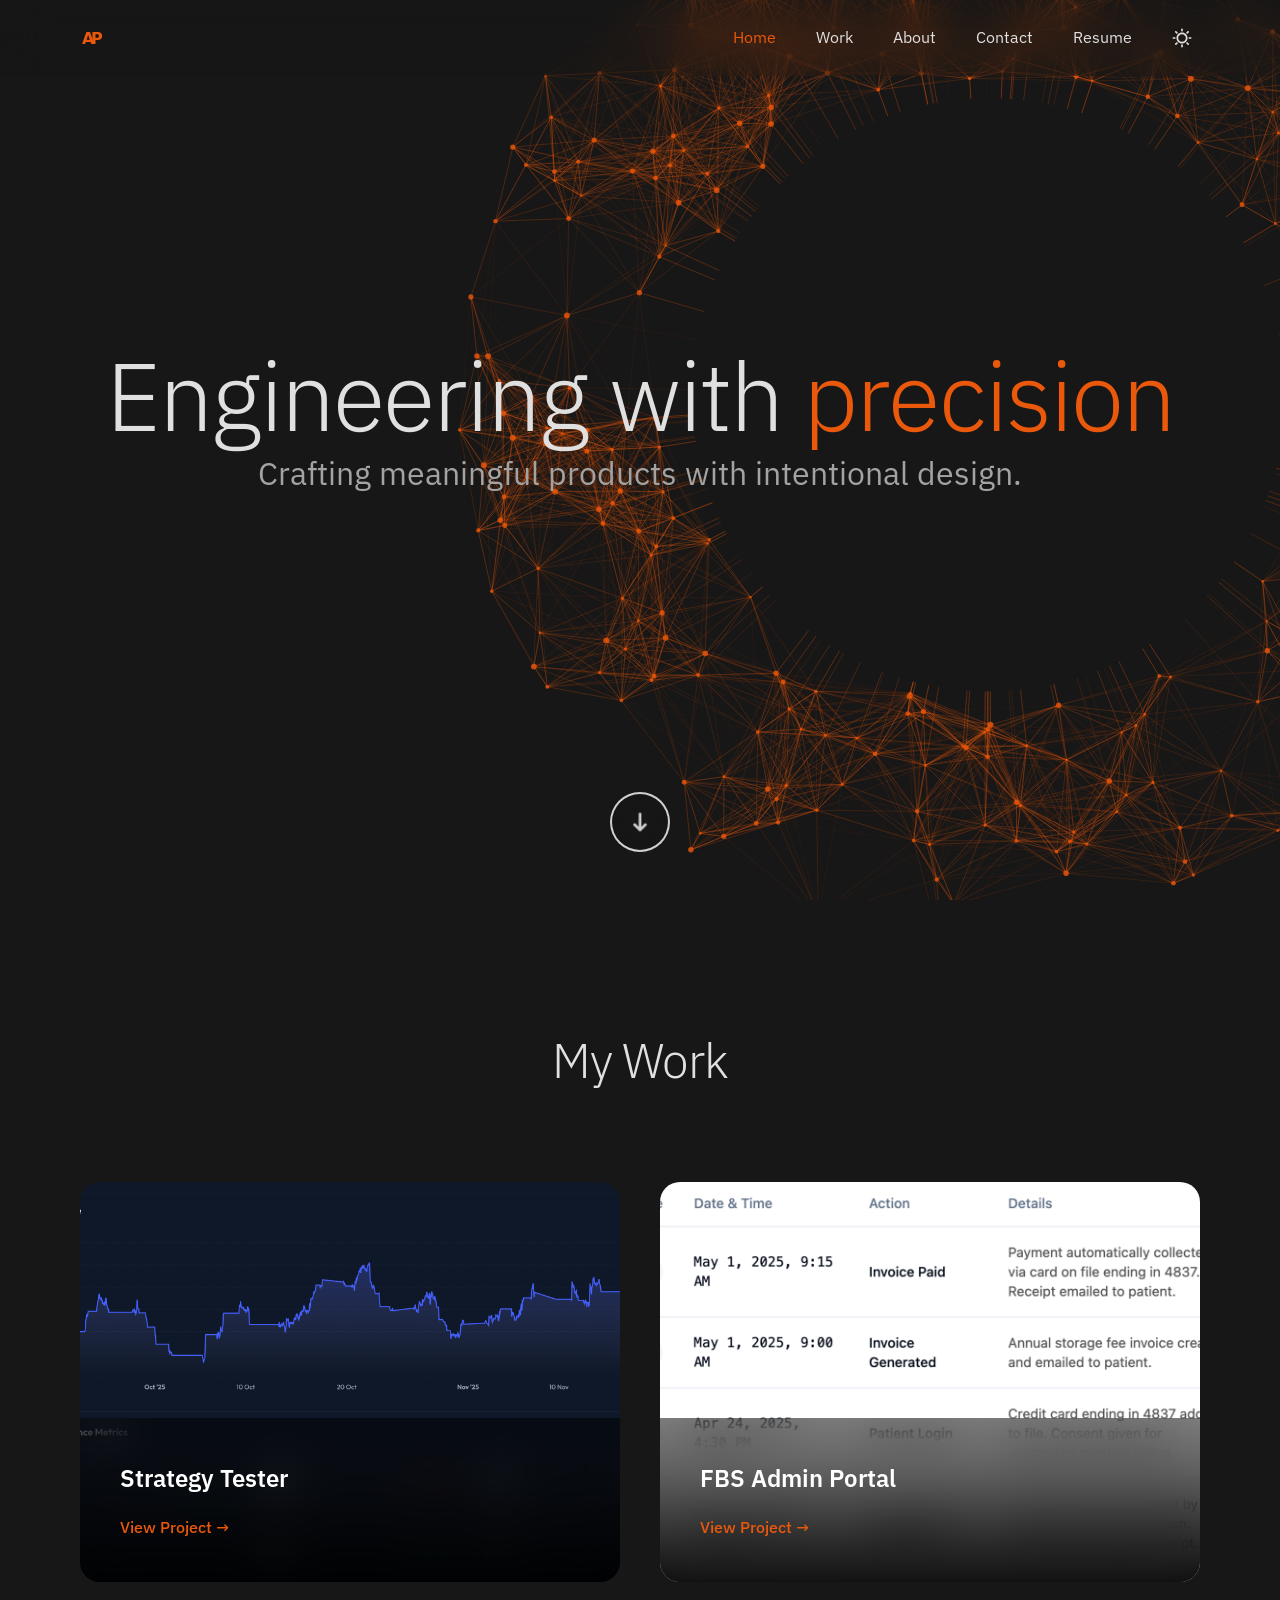
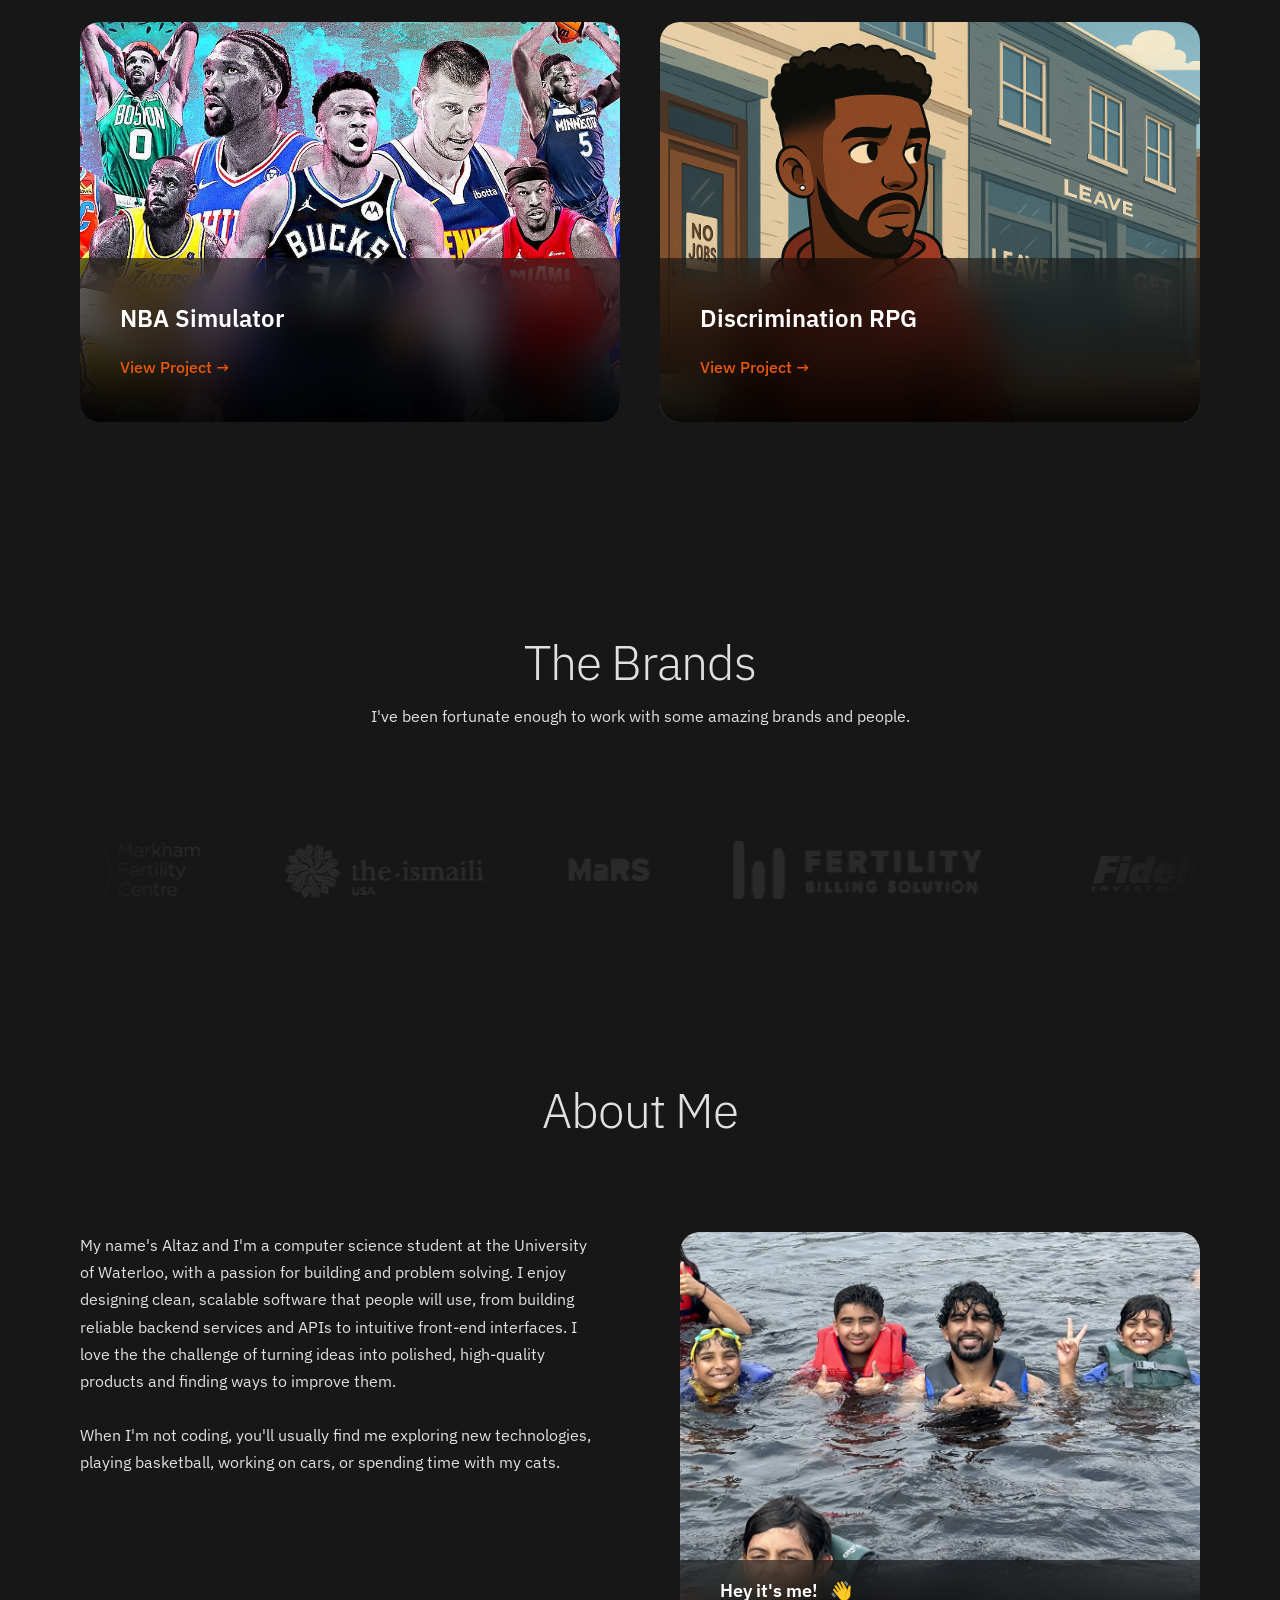
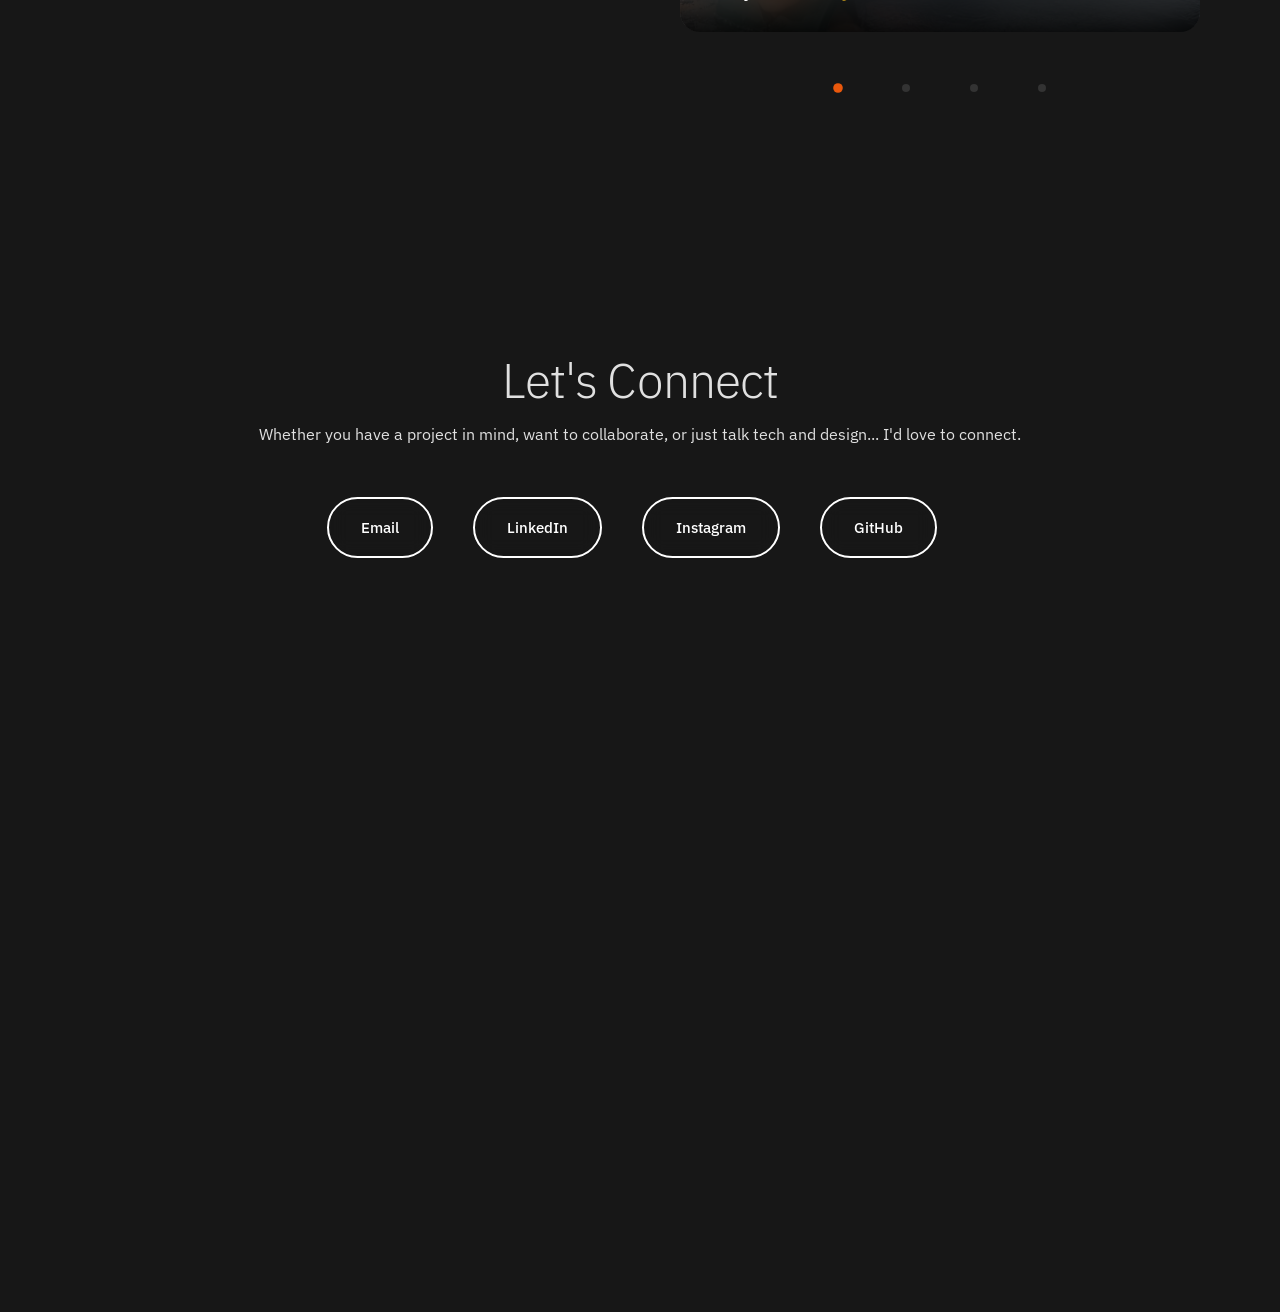
<file: index.html>
<!DOCTYPE html>
<html lang="en">
<head>
    <meta charset="UTF-8">
    <meta name="viewport" content="width=device-width, initial-scale=1.0">
    <title>Altaz Punja - Software Engineer</title>

    <!-- Open Graph / Facebook -->
    <meta property="og:type" content="website">
    <meta property="og:url" content="https://altazp.github.io/altaz-portfolio/">
    <meta property="og:title" content="Altaz Punja - Software Engineer">
    <meta property="og:description" content="Computer Science student at the University of Waterloo with a passion for building scalable software and solving complex problems.">
    <meta property="og:image" content="https://altazp.github.io/altaz-portfolio/assets/images/preview/home-preview.png">

    <!-- Twitter -->
    <meta property="twitter:card" content="summary_large_image">
    <meta property="twitter:url" content="https://altazp.github.io/altaz-portfolio/">
    <meta property="twitter:title" content="Altaz Punja - Software Engineer">
    <meta property="twitter:description" content="Computer Science student at the University of Waterloo with a passion for building scalable software and solving complex problems.">
    <meta property="twitter:image" content="https://altazp.github.io/altaz-portfolio/assets/images/preview/home-preview.png">

    <link rel="icon" href="assets/icons/logo-ap-orange.svg" type="image/svg+xml">
    <link rel="shortcut icon" href="assets/icons/logo-ap-orange.svg" type="image/svg+xml">
    <link rel="icon" href="assets/icons/logo-ap-orange.svg?v=1" type="image/svg+xml">
    <link href="https://fonts.googleapis.com/css2?family=IBM+Plex+Sans:wght@300;400;500;600;700&display=swap" rel="stylesheet">
    <link rel="stylesheet" href="assets/css/main.css?v=1761930258">
    <style>
        /* Critical inline styles to prevent navigation flash on first load
           These must stay inline to override external CSS before it loads */
        .nav {
            background: rgba(250, 250, 250, 0.1) !important;
        }
        body[data-theme="dark"] .nav {
            background: rgba(23, 23, 23, 0.1) !important;
        }
    </style>
    <noscript>
        <style>
            body {
                opacity: 1 !important;
            }
        </style>
    </noscript>
</head>
<body>
    <script>
        // Apply theme immediately to prevent flash
        (function() {
            const savedTheme = localStorage.getItem('theme');
            if (savedTheme === 'light') {
                document.body.removeAttribute('data-theme');
            } else {
                document.body.setAttribute('data-theme', 'dark');
            }
        })();
    </script>

    <!-- Navigation -->
    <nav class="nav">
        <div class="nav-container">
            <a href="#" class="logo" onclick="scrollToTop(); return false;">
                <div class="logo-container">
                    <div class="logo-svg"></div>
                    <span class="logo-text">Altaz Punja</span>
                </div>
            </a>
            <div class="nav-right">
                <ul class="nav-links">
                    <li><a href="#" class="active" onclick="scrollToTop(); return false;"><span class="link-text">Home</span></a></li>
                    <li><a href="#projects"><span class="link-text">Work</span></a></li>
                    <li><a href="#about"><span class="link-text">About</span></a></li>
                    <li><a href="#contact"><span class="link-text">Contact</span></a></li>
                    <li><a href="resume.html"><span class="link-text">Resume</span></a></li>
                </ul>
                <button class="nav-theme-toggle" onclick="toggleTheme()">
                    <svg width="24" height="24" viewBox="0 0 24 24" fill="none" xmlns="http://www.w3.org/2000/svg">
                        <path fill-rule="evenodd" clip-rule="evenodd" d="M9.98038 2.73135C9.79117 2.67374 9.59078 2.67397 9.40415 2.72944C7.79045 3.18158 6.32264 4.04719 5.14599 5.24078C3.96517 6.4386 3.11882 7.92491 2.69124 9.55165C2.26365 11.1784 2.26977 12.8888 2.70898 14.5124C3.14819 16.136 4.00515 17.6163 5.19451 18.8056C6.38386 19.995 7.86409 20.8519 9.48773 21.2911C11.1114 21.7303 12.8218 21.7364 14.4485 21.3088C16.0752 20.8812 17.5615 20.0348 18.7593 18.854C19.9525 17.6778 20.8179 16.2106 21.2702 14.5976C21.324 14.4177 21.3265 14.2247 21.275 14.041C21.1538 13.6089 20.7597 13.3102 20.311 13.3106C20.2099 13.3107 20.1116 13.326 20.0186 13.3546C18.7246 13.7093 17.3598 13.7164 16.0619 13.3751C14.7554 13.0314 13.5636 12.347 12.6083 11.3918C11.6531 10.4365 10.9686 9.24468 10.625 7.93818C10.2834 6.63949 10.2908 5.27379 10.6461 3.9791C10.6732 3.89024 10.6881 3.79655 10.6893 3.70018C10.6947 3.25564 10.4057 2.86084 9.98038 2.73135ZM6.57028 6.64485C7.11058 6.09677 7.72838 5.63598 8.40126 5.27566C8.32141 6.33717 8.41781 7.40898 8.69079 8.44689C9.12451 10.096 9.98839 11.6003 11.1941 12.806C12.3998 14.0117 13.9041 14.8756 15.5532 15.3093C16.5911 15.5822 17.6629 15.6786 18.7244 15.5988C18.3641 16.2717 17.9033 16.8894 17.3553 17.4297C16.4063 18.3652 15.2288 19.0357 13.9401 19.3745C12.6513 19.7133 11.2963 19.7084 10.01 19.3605C8.72365 19.0125 7.55096 18.3336 6.60871 17.3914C5.66647 16.4492 4.98755 15.2765 4.63959 13.9902C4.29163 12.7039 4.28679 11.3488 4.62553 10.0601C4.96428 8.77132 5.63479 7.59381 6.57028 6.64485Z" fill="currentColor"/>
                    </svg>
                </button>
            </div>
        </div>
    </nav>

    <!-- Mobile Menu Toggle Button (Outside nav for proper z-index layering) -->
    <button class="nav-mobile-toggle" onclick="toggleMobileMenu()" aria-label="Toggle mobile menu">
        <span class="hamburger-bar"></span>
        <span class="hamburger-bar"></span>
        <span class="hamburger-bar"></span>
    </button>

    <!-- Mobile Menu Overlay -->
    <div class="mobile-menu-overlay" id="mobileMenuOverlay">
        <div class="mobile-menu-content">
            <nav class="mobile-nav">
                <a href="#" onclick="scrollToTop(); toggleMobileMenu(event); return false;"><span class="mobile-link-text">Home</span></a>
                <a href="#projects" onclick="toggleMobileMenu(event)"><span class="mobile-link-text">Work</span></a>
                <a href="#about" onclick="toggleMobileMenu(event)"><span class="mobile-link-text">About</span></a>
                <a href="#contact" onclick="toggleMobileMenu(event)"><span class="mobile-link-text">Contact</span></a>
                <a href="resume.html" onclick="toggleMobileMenu(event)"><span class="mobile-link-text">Resume</span></a>
            </nav>
            <button class="mobile-theme-toggle" onclick="toggleTheme()">
                <svg width="24" height="24" viewBox="0 0 24 24" fill="none" xmlns="http://www.w3.org/2000/svg">
                    <path fill-rule="evenodd" clip-rule="evenodd" d="M9.98038 2.73135C9.79117 2.67374 9.59078 2.67397 9.40415 2.72944C7.79045 3.18158 6.32264 4.04719 5.14599 5.24078C3.96517 6.4386 3.11882 7.92491 2.69124 9.55165C2.26365 11.1784 2.26977 12.8888 2.70898 14.5124C3.14819 16.136 4.00515 17.6163 5.19451 18.8056C6.38386 19.995 7.86409 20.8519 9.48773 21.2911C11.1114 21.7303 12.8218 21.7364 14.4485 21.3088C16.0752 20.8812 17.5615 20.0348 18.7593 18.854C19.9525 17.6778 20.8179 16.2106 21.2702 14.5976C21.324 14.4177 21.3265 14.2247 21.275 14.041C21.1538 13.6089 20.7597 13.3102 20.311 13.3106C20.2099 13.3107 20.1116 13.326 20.0186 13.3546C18.7246 13.7093 17.3598 13.7164 16.0619 13.3751C14.7554 13.0314 13.5636 12.347 12.6083 11.3918C11.6531 10.4365 10.9686 9.24468 10.625 7.93818C10.2834 6.63949 10.2908 5.27379 10.6461 3.9791C10.6732 3.89024 10.6881 3.79655 10.6893 3.70018C10.6947 3.25564 10.4057 2.86084 9.98038 2.73135ZM6.57028 6.64485C7.11058 6.09677 7.72838 5.63598 8.40126 5.27566C8.32141 6.33717 8.41781 7.40898 8.69079 8.44689C9.12451 10.096 9.98839 11.6003 11.1941 12.806C12.3998 14.0117 13.9041 14.8756 15.5532 15.3093C16.5911 15.5822 17.6629 15.6786 18.7244 15.5988C18.3641 16.2717 17.9033 16.8894 17.3553 17.4297C16.4063 18.3652 15.2288 19.0357 13.9401 19.3745C12.6513 19.7133 11.2963 19.7084 10.01 19.3605C8.72365 19.0125 7.55096 18.3336 6.60871 17.3914C5.66647 16.4492 4.98755 15.2765 4.63959 13.9902C4.29163 12.7039 4.28679 11.3488 4.62553 10.0601C4.96428 8.77132 5.63479 7.59381 6.57028 6.64485Z" fill="currentColor"/>
                </svg>
            </button>
        </div>
    </div>

    <!-- Hero Section -->
    <section class="hero">
        <div class="hero-bg"></div>
        <canvas id="particleCanvas" class="particle-canvas"></canvas>
        <div class="hero-content">
            <h1 class="hero-title">Engineering with <span class="rotating-word" id="rotatingWord">precision</span></h1>
            <h2 class="hero-subtitle">Crafting meaningful products <br class="mobile-break"> with intentional design.</h2>
        </div>

        <!-- Scroll Arrow -->
        <button class="btn-arrow btn-arrow-lg scroll-arrow" onclick="scrollToProjects()">
            <svg width="24" height="24" viewBox="0 0 24 24" fill="none" xmlns="http://www.w3.org/2000/svg">
                <g class="arrow-group">
                    <path d="M12 6L12 18M8 14L12 18L16 14" stroke-width="2" stroke-linecap="round" stroke-linejoin="round"/>
                </g>
            </svg>
        </button>

    </section>

    <!-- Projects Section -->
    <section class="projects" id="projects">
        <div class="container">
            <h2 class="section-title">My Work</h2>
            <div class="projects-grid">
                <!-- Project cards are dynamically generated from PROJECTS configuration in main.js -->
            </div>
        </div>
    </section>

    <!-- Brands Section -->
    <section class="brands">
        <div class="container">
            <h2 class="section-title">The Brands</h2>
            <p class="section-subtitle">I've been fortunate enough to work with some amazing brands and people.</p>

            <div class="logo-scroller">
                <div class="logo-scroller-track">
                    <!-- Brand logos are dynamically generated from data/brands.json -->
                </div>
            </div>
        </div>
    </section>

    <!-- About Section -->
    <section class="about" id="about">
        <div class="container">
            <h2 class="section-title">About Me</h2>
            <div class="about-content">
                <div class="about-text">
                    <p>My name's Altaz and I'm a computer science student at the University of Waterloo, with a passion for building and problem solving. I enjoy designing clean, scalable software that people will use, from building reliable backend services and APIs to intuitive front-end interfaces. I love the the challenge of turning ideas into polished, high-quality products and finding ways to improve them.</p>
                    <br>
                    <p>When I'm not coding, you'll usually find me exploring new technologies, playing basketball, working on cars, or spending time with my cats.</p>
                </div>
                <div class="about-carousel">
                    <div class="carousel-container">
                        <div class="carousel-track" id="aboutCarouselTrack">
                            <!-- Carousel cards are dynamically generated from data/about-carousel.json -->
                        </div>
                    </div>

                    <!-- Carousel Indicators -->
                    <div class="carousel-indicators">
                        <!-- Indicators are dynamically generated from data/about-carousel.json -->
                    </div>
                </div>
            </div>
        </div>
    </section>

    <!-- Contact Section -->
    <section class="contact" id="contact">
        <div class="container">
            <h2 class="section-title">Let's Connect</h2>
            <p class="section-subtitle">Whether you have a project in mind, want to collaborate, or just talk tech and design... I'd love to connect.</p>
            <div class="contact-buttons">
                <a href="mailto:altazp@gmail.com" class="button btn-secondary">Email</a>
                <a href="https://www.linkedin.com/in/altazpunja/" class="button btn-secondary" target="_blank" rel="noopener noreferrer">LinkedIn</a>
                <a href="https://www.instagram.com/altazp/" class="button btn-secondary" target="_blank" rel="noopener noreferrer">Instagram</a>
                <a href="https://github.com/AltazP" class="button btn-secondary" target="_blank" rel="noopener noreferrer">GitHub</a>
            </div>
        </div>
    </section>

    <!-- Bottom Spacing -->
    <div class="bottom-spacing"></div>

    <!-- Back to Top Button -->
    <button class="btn-arrow btn-arrow-md btn-arrow-filled back-to-top" onclick="scrollToTop()">
        <svg width="24" height="24" viewBox="0 0 24 24" fill="none" xmlns="http://www.w3.org/2000/svg">
            <path d="M12 18L12 6M8 10L12 6L16 10" stroke-width="2" stroke-linecap="round" stroke-linejoin="round"/>
        </svg>
    </button>

    <!-- Modular JavaScript Architecture -->
    <!-- Core systems -->
    <script src="assets/js/core/config.js?v=1760886500"></script>
    <script src="assets/js/core/data-loader.js?v=1760886500"></script>
    <script src="assets/js/core/theme-system.js?v=1760886500"></script>

    <!-- Utilities -->
    <script src="assets/js/utils/helpers.js?v=1761271869"></script>
    <script src="assets/js/utils/animations.js?v=1760886500"></script>
    <script src="assets/js/utils/image-preloader.js?v=1760886500"></script>

    <!-- Base components -->
    <script src="assets/js/components/navigation.js?v=1760886500"></script>
    <script src="assets/js/components/mobile-menu.js?v=1760886500"></script>
    <script src="assets/js/components/logo-animation.js?v=1760886500"></script>
    <script src="assets/js/components/carousel-base.js?v=1760886500"></script>

    <!-- Carousel implementations -->
    <script src="assets/js/components/carousel-about.js?v=1760886500"></script>
    <script src="assets/js/components/carousel-project.js?v=1760886500"></script>
    <script src="assets/js/components/carousel-featured.js?v=1760886500"></script>

    <!-- Content renderers -->
    <script src="assets/js/content/project-renderer.js?v=1760886500"></script>
    <script src="assets/js/content/carousel-renderer.js?v=1760886500"></script>
    <script src="assets/js/content/brand-renderer.js?v=1760886500"></script>
    <script src="assets/js/content/resume-renderer.js?v=1760886500"></script>
    <script src="assets/js/content/case-study-renderer.js?v=1760886500"></script>

    <!-- Particle system (vendor) -->
    <script src="assets/js/particle-system.js?v=1760886500"></script>

    <!-- Main initialization -->
    <script src="assets/js/main.js?v=1761270420"></script>
</body>
</html>
</file>
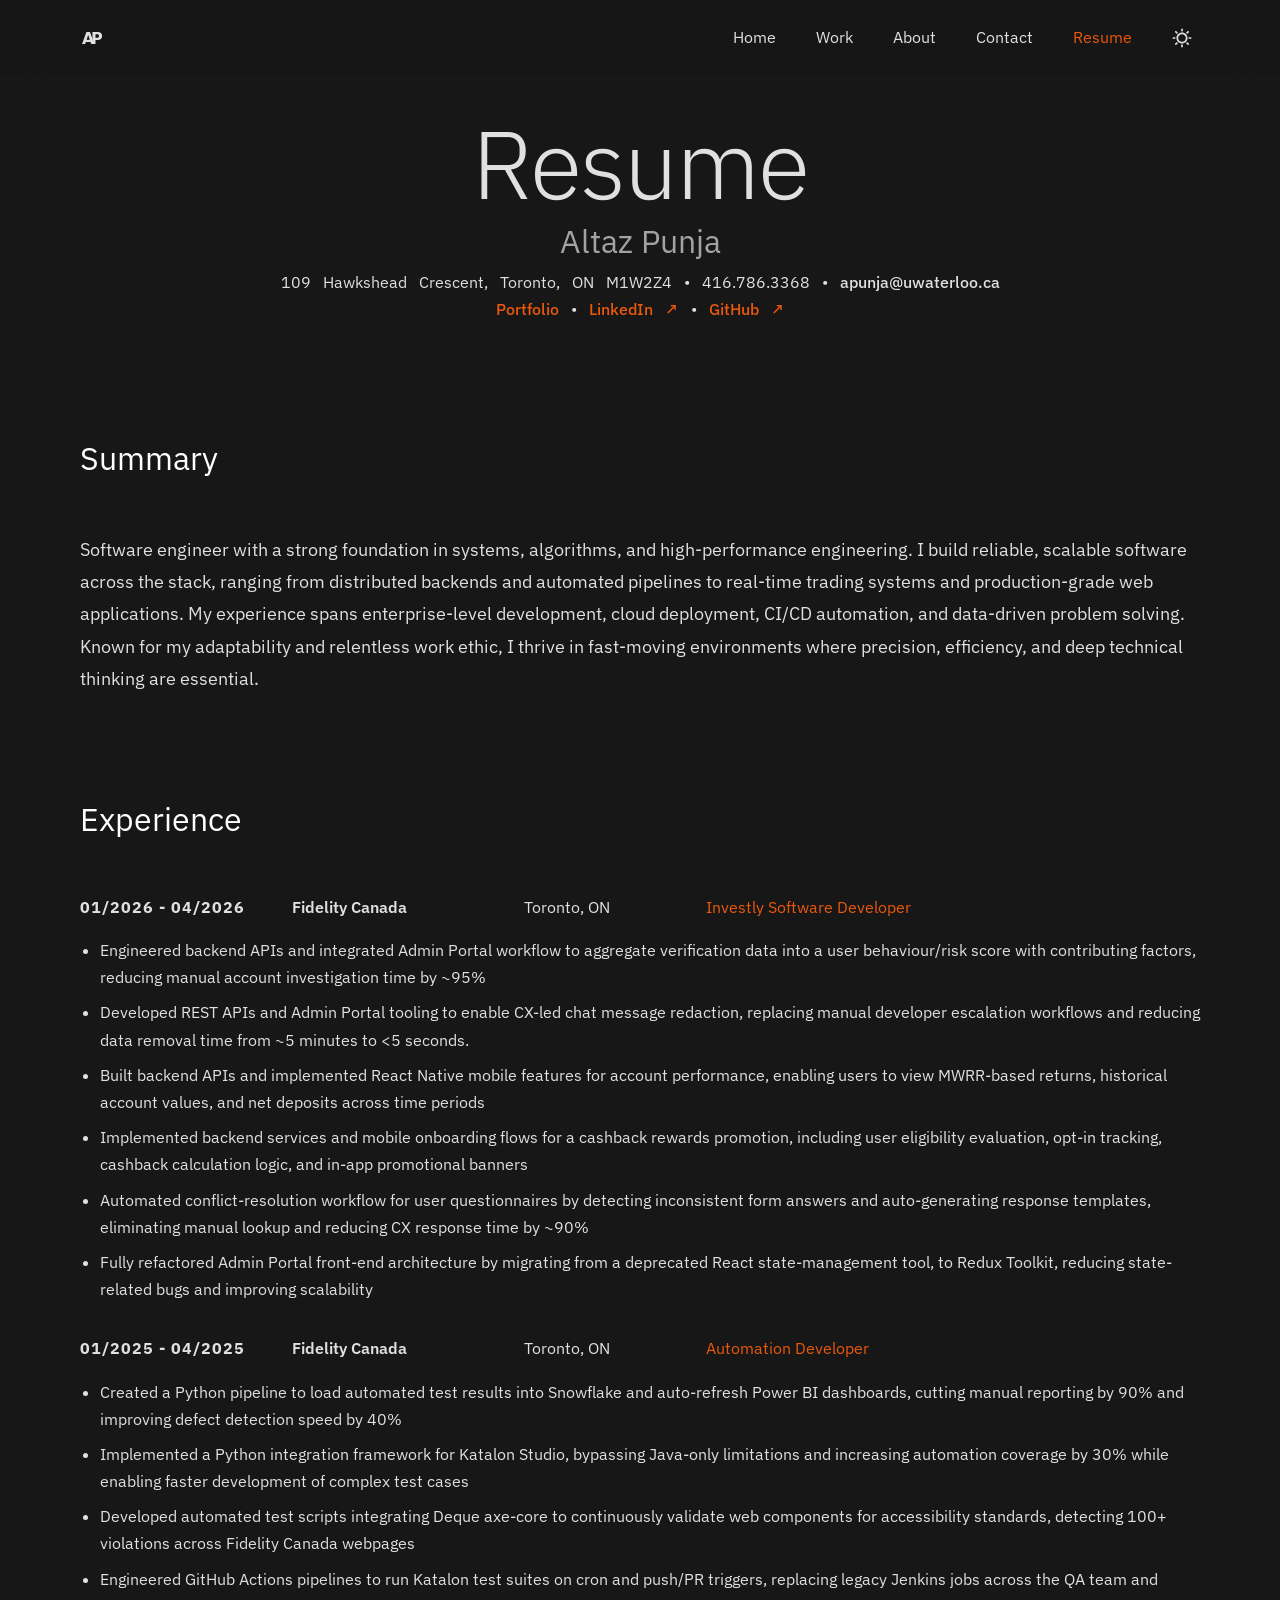
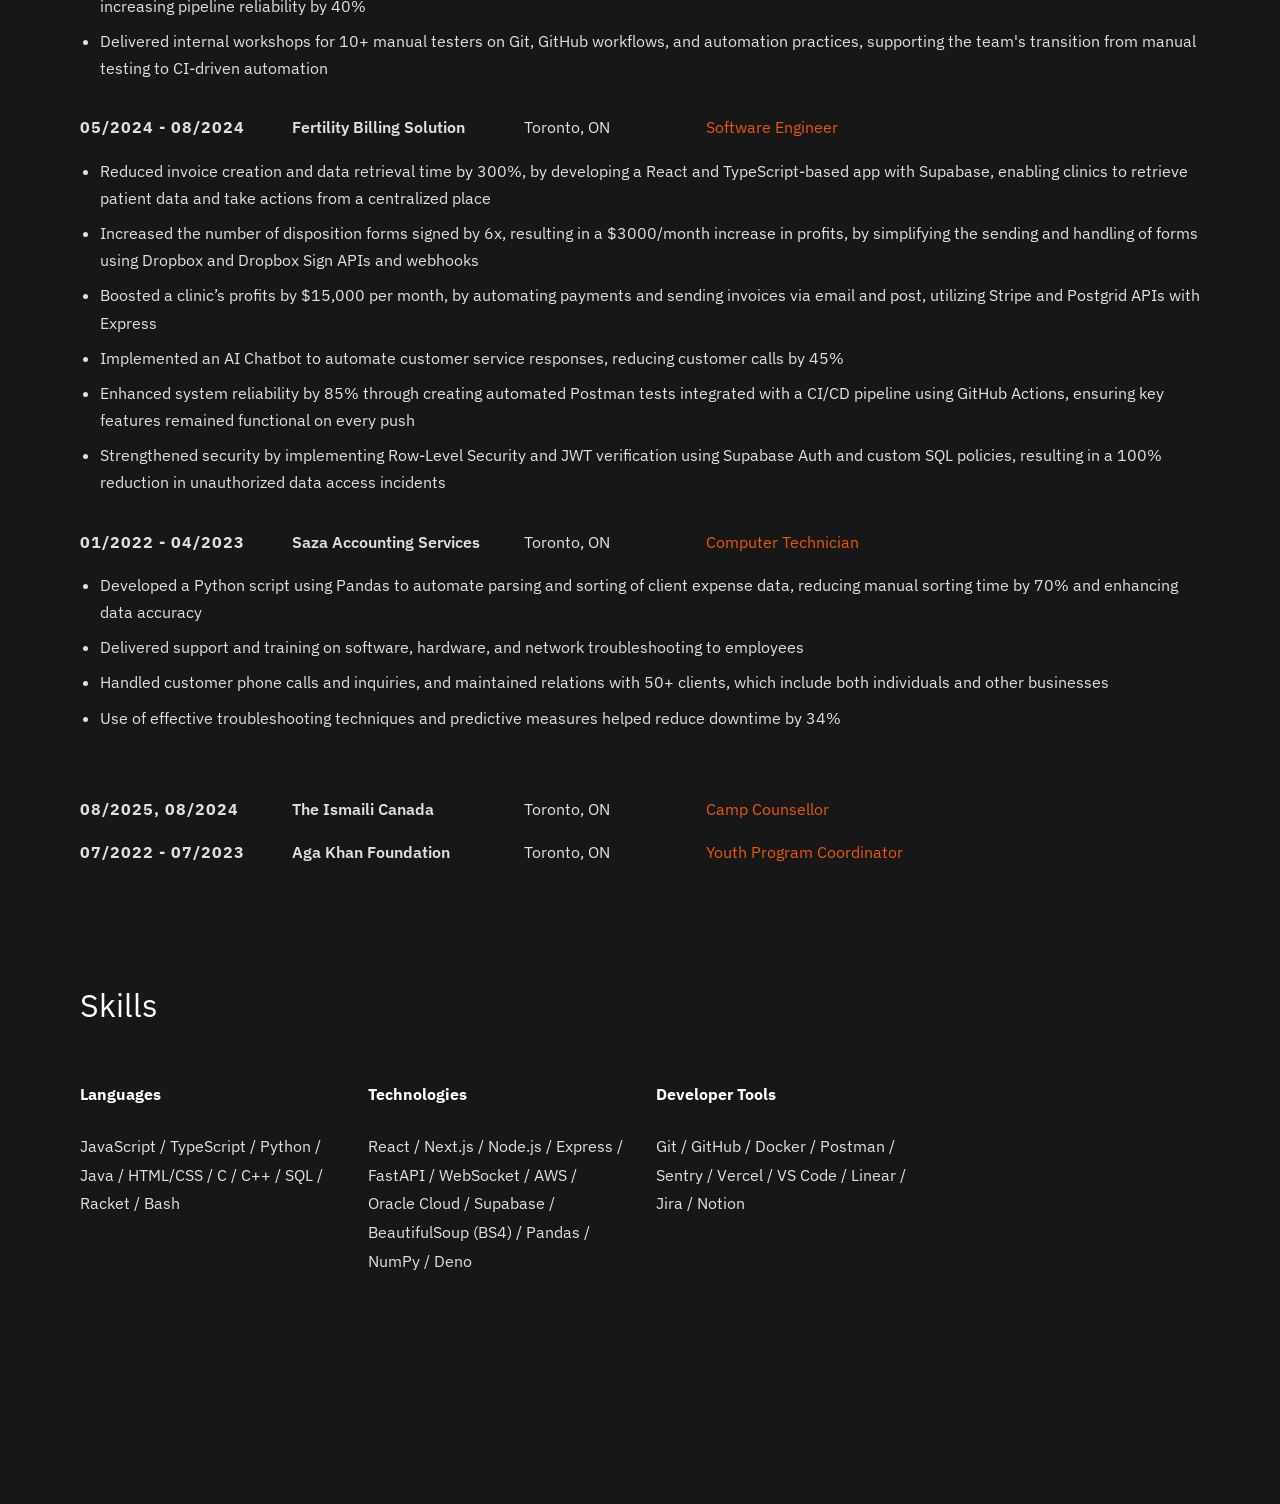
<file: resume.html>
<!DOCTYPE html>
<html lang="en">
<head>
    <meta charset="UTF-8">
    <meta name="viewport" content="width=device-width, initial-scale=1.0">
    <title>Resume - Altaz Punja</title>

    <!-- Open Graph / Facebook -->
    <meta property="og:type" content="website">
    <meta property="og:url" content="https://altazp.github.io/altaz-portfolio/resume.html">
    <meta property="og:title" content="Resume - Altaz Punja">
    <meta property="og:description" content="Software Engineering student with experience in full-stack development, automation, and data pipelines.">
    <meta property="og:image" content="https://altazp.github.io/altaz-portfolio/assets/images/preview/resume-preview.png">

    <!-- Twitter -->
    <meta property="twitter:card" content="summary_large_image">
    <meta property="twitter:url" content="https://altazp.github.io/altaz-portfolio/resume.html">
    <meta property="twitter:title" content="Resume - Altaz Punja">
    <meta property="twitter:description" content="Software Engineering student with experience in full-stack development, automation, and data pipelines.">
    <meta property="twitter:image" content="https://altazp.github.io/altaz-portfolio/assets/images/preview/resume-preview.png">

    <link rel="icon" href="assets/icons/logo-ap-orange.svg" type="image/svg+xml">
    <link rel="shortcut icon" href="assets/icons/logo-ap-orange.svg" type="image/svg+xml">
    <link rel="icon" href="assets/icons/logo-ap-orange.svg?v=1" type="image/svg+xml">
    <link href="https://fonts.googleapis.com/css2?family=IBM+Plex+Sans:wght@300;400;500;600;700&display=swap" rel="stylesheet">
    <link rel="stylesheet" href="assets/css/main.css?v=1761930258">
    <style>
        /* Resume-specific CSS variables */
        :root {
            --accent-color: #15B5FF;
            --primary-color: #0f0f0f;
            --secondary-color: #525252;
            --tertiary-color: #737373;
            --divider-color: #e5e5e5;
        }

        body[data-theme="dark"] {
            --accent-color: #ea580c;
            --primary-color: #ffffff;
            --secondary-color: #e0e0e0;
            --tertiary-color: #a3a3a3;
            --divider-color: #404040;
        }

        /* Critical inline styles to prevent navigation flash on first load
           These must stay inline to override external CSS before it loads */
        .nav {
            background: rgba(250, 250, 250, 0.1) !important;
        }
        body[data-theme="dark"] .nav {
            background: rgba(23, 23, 23, 0.1) !important;
        }

        /* Resume-specific styles */
        .header {
            margin-bottom: 0;
        }

        .header .subtitle {
            font-size: clamp(18px, 2.5vw, 32px);
            color: var(--text-secondary);
            font-weight: var(--font-weight-regular);
        }

        .header .description {
            word-spacing: 0.5em;
        }

        .header .description .interactive-text {
            color: var(--accent-color);
        }

        /* Ensure default body font for description paragraphs (not subtitle) */
        .header p:not(.subtitle) {
            font-size: 16px;
            line-height: 1.7;
        }

        .resume-section {
            padding: 48px 0;
        }

        .resume-section:first-of-type {
            padding-top: 28px;
        }

        .resume-section-title {
            font-size: 32px;
            font-weight: 400;
            color: var(--primary-color);
            margin-bottom: 48px;
            text-transform: none;
            letter-spacing: 0;
        }

        .resume-summary {
            padding: 0;
            font-size: 18px;
            line-height: 1.8;
            color: var(--secondary-color);
        }

        .experience-timeline {
            position: relative;
        }

        .experience-item {
            padding: 0;
            margin-bottom: 24px;
        }

        .experience-item.experience-detailed {
            margin-bottom: 32px;
        }

        .experience-header {
            display: flex;
            flex-direction: row;
            align-items: baseline;
            gap: 32px;
            margin-bottom: 16px;
        }

        .experience-dates {
            font-size: 16px;
            font-weight: 700;
            color: var(--secondary-color);
            text-transform: uppercase;
            letter-spacing: 1px;
            width: 180px;
            flex-shrink: 0;
        }

        .experience-company {
            font-size: 16px;
            font-weight: 600;
            color: var(--secondary-color);
            width: 200px;
            flex-shrink: 0;
        }

        .experience-location {
            font-size: 16px;
            color: var(--secondary-color);
            width: 150px;
            flex-shrink: 0;
        }

        .experience-title {
            font-size: 16px;
            font-weight: 400;
            color: var(--accent-color);
            margin-bottom: 0;
            display: inline;
            flex: 1;
        }

        .experience-description {
            font-size: 16px;
            line-height: 1.7;
            color: var(--secondary-color);
            margin-top: 16px;
        }

        .experience-description-list {
            margin: 16px 0 0 20px;
            padding: 0;
            font-size: 16px;
            line-height: 1.7;
            color: var(--secondary-color);
            list-style-type: disc;
        }

        .experience-description-list li {
            margin-bottom: 8px;
        }

        .experience-compact-grid {
            margin-top: 64px;
        }

        .experience-compact {
            padding: 0;
            margin-bottom: 16px;
        }

        .experience-compact .experience-header {
            margin-bottom: 0;
        }

        .experience-compact .experience-description,
        .experience-compact .experience-description-list {
            display: none;
        }

        .skills-grid {
            display: grid;
            grid-template-columns: repeat(4, 1fr);
            gap: 32px;
        }

        .skill-category {
            padding: 0;
        }

        .skill-category-title {
            font-size: 16px;
            font-weight: 400;
            color: var(--primary-color);
            margin-bottom: 24px;
            text-transform: none;
            letter-spacing: 0;
        }

        .skill-list {
            font-size: 16px;
            line-height: 1.8;
            color: var(--secondary-color);
        }

        .skill-level {
            color: var(--accent-color);
            font-weight: 600;
            display: block;
            margin-top: 0;
        }

        /* Responsive */
        @media (max-width: 768px) {
            /* Ensure mobile body font for description paragraphs (not subtitle) */
            .header p:not(.subtitle) {
                font-size: 12px;
            }

            .header {
                margin-bottom: 0;
            }

            .resume-section:first-of-type {
                padding-top: 20px;
            }

            .resume-section-title {
                font-size: 24px;
            }

            .resume-summary {
                padding: 0;
                font-size: 16px;
            }

            .experience-item {
                padding: 0;
            }

            .experience-compact {
                padding: 0;
            }

            .experience-header {
                flex-direction: column;
            }

            .experience-compact-grid {
                grid-template-columns: 1fr;
                gap: 32px;
            }

            .skills-grid {
                grid-template-columns: 1fr;
            }

        }
    </style>
</head>
<body>
    <script>
        // Apply theme immediately to prevent flash
        (function() {
            const savedTheme = localStorage.getItem('theme');
            if (savedTheme === 'light') {
                document.body.removeAttribute('data-theme');
            } else {
                document.body.setAttribute('data-theme', 'dark');
            }
        })();
    </script>

    <!-- Navigation -->
    <nav class="nav">
        <div class="nav-container">
            <a href="index.html" class="logo">
                <div class="logo-container">
                    <div class="logo-svg"></div>
                    <span class="logo-text">Altaz Punja</span>
                </div>
            </a>
            <div class="nav-right">
                <ul class="nav-links">
                    <li><a href="index.html"><span class="link-text">Home</span></a></li>
                    <li><a href="index.html#projects"><span class="link-text">Work</span></a></li>
                    <li><a href="index.html#about"><span class="link-text">About</span></a></li>
                    <li><a href="index.html#contact"><span class="link-text">Contact</span></a></li>
                    <li><a href="resume.html" class="active"><span class="link-text">Resume</span></a></li>
                </ul>
                <button class="nav-theme-toggle" onclick="toggleTheme()">
                    <svg width="24" height="24" viewBox="0 0 24 24" fill="none" xmlns="http://www.w3.org/2000/svg">
                        <path fill-rule="evenodd" clip-rule="evenodd" d="M9.98038 2.73135C9.79117 2.67374 9.59078 2.67397 9.40415 2.72944C7.79045 3.18158 6.32264 4.04719 5.14599 5.24078C3.96517 6.4386 3.11882 7.92491 2.69124 9.55165C2.26365 11.1784 2.26977 12.8888 2.70898 14.5124C3.14819 16.136 4.00515 17.6163 5.19451 18.8056C6.38386 19.995 7.86409 20.8519 9.48773 21.2911C11.1114 21.7303 12.8218 21.7364 14.4485 21.3088C16.0752 20.8812 17.5615 20.0348 18.7593 18.854C19.9525 17.6778 20.8179 16.2106 21.2702 14.5976C21.324 14.4177 21.3265 14.2247 21.275 14.041C21.1538 13.6089 20.7597 13.3102 20.311 13.3106C20.2099 13.3107 20.1116 13.326 20.0186 13.3546C18.7246 13.7093 17.3598 13.7164 16.0619 13.3751C14.7554 13.0314 13.5636 12.347 12.6083 11.3918C11.6531 10.4365 10.9686 9.24468 10.625 7.93818C10.2834 6.63949 10.2908 5.27379 10.6461 3.9791C10.6732 3.89024 10.6881 3.79655 10.6893 3.70018C10.6947 3.25564 10.4057 2.86084 9.98038 2.73135ZM6.57028 6.64485C7.11058 6.09677 7.72838 5.63598 8.40126 5.27566C8.32141 6.33717 8.41781 7.40898 8.69079 8.44689C9.12451 10.096 9.98839 11.6003 11.1941 12.806C12.3998 14.0117 13.9041 14.8756 15.5532 15.3093C16.5911 15.5822 17.6629 15.6786 18.7244 15.5988C18.3641 16.2717 17.9033 16.8894 17.3553 17.4297C16.4063 18.3652 15.2288 19.0357 13.9401 19.3745C12.6513 19.7133 11.2963 19.7084 10.01 19.3605C8.72365 19.0125 7.55096 18.3336 6.60871 17.3914C5.66647 16.4492 4.98755 15.2765 4.63959 13.9902C4.29163 12.7039 4.28679 11.3488 4.62553 10.0601C4.96428 8.77132 5.63479 7.59381 6.57028 6.64485Z" fill="currentColor"/>
                    </svg>
                </button>
            </div>
        </div>
    </nav>

    <!-- Mobile Menu Toggle Button (Outside nav for proper z-index layering) -->
    <button class="nav-mobile-toggle" onclick="toggleMobileMenu()" aria-label="Toggle mobile menu">
        <span class="hamburger-bar"></span>
        <span class="hamburger-bar"></span>
        <span class="hamburger-bar"></span>
    </button>

    <!-- Mobile Menu Overlay -->
    <div class="mobile-menu-overlay" id="mobileMenuOverlay">
        <div class="mobile-menu-content">
            <nav class="mobile-nav">
                <a href="index.html" onclick="toggleMobileMenu(event)"><span class="mobile-link-text">Home</span></a>
                <a href="index.html#projects" onclick="toggleMobileMenu(event)"><span class="mobile-link-text">Work</span></a>
                <a href="index.html#about" onclick="toggleMobileMenu(event)"><span class="mobile-link-text">About</span></a>
                <a href="index.html#contact" onclick="toggleMobileMenu(event)"><span class="mobile-link-text">Contact</span></a>
                <a href="resume.html" onclick="toggleMobileMenu(event)" class="active"><span class="mobile-link-text">Resume</span></a>
            </nav>
            <button class="mobile-theme-toggle" onclick="toggleTheme()">
                <svg width="24" height="24" viewBox="0 0 24 24" fill="none" xmlns="http://www.w3.org/2000/svg">
                    <path fill-rule="evenodd" clip-rule="evenodd" d="M9.98038 2.73135C9.79117 2.67374 9.59078 2.67397 9.40415 2.72944C7.79045 3.18158 6.32264 4.04719 5.14599 5.24078C3.96517 6.4386 3.11882 7.92491 2.69124 9.55165C2.26365 11.1784 2.26977 12.8888 2.70898 14.5124C3.14819 16.136 4.00515 17.6163 5.19451 18.8056C6.38386 19.995 7.86409 20.8519 9.48773 21.2911C11.1114 21.7303 12.8218 21.7364 14.4485 21.3088C16.0752 20.8812 17.5615 20.0348 18.7593 18.854C19.9525 17.6778 20.8179 16.2106 21.2702 14.5976C21.324 14.4177 21.3265 14.2247 21.275 14.041C21.1538 13.6089 20.7597 13.3102 20.311 13.3106C20.2099 13.3107 20.1116 13.326 20.0186 13.3546C18.7246 13.7093 17.3598 13.7164 16.0619 13.3751C14.7554 13.0314 13.5636 12.347 12.6083 11.3918C11.6531 10.4365 10.9686 9.24468 10.625 7.93818C10.2834 6.63949 10.2908 5.27379 10.6461 3.9791C10.6732 3.89024 10.6881 3.79655 10.6893 3.70018C10.6947 3.25564 10.4057 2.86084 9.98038 2.73135ZM6.57028 6.64485C7.11058 6.09677 7.72838 5.63598 8.40126 5.27566C8.32141 6.33717 8.41781 7.40898 8.69079 8.44689C9.12451 10.096 9.98839 11.6003 11.1941 12.806C12.3998 14.0117 13.9041 14.8756 15.5532 15.3093C16.5911 15.5822 17.6629 15.6786 18.7244 15.5988C18.3641 16.2717 17.9033 16.8894 17.3553 17.4297C16.4063 18.3652 15.2288 19.0357 13.9401 19.3745C12.6513 19.7133 11.2963 19.7084 10.01 19.3605C8.72365 19.0125 7.55096 18.3336 6.60871 17.3914C5.66647 16.4492 4.98755 15.2765 4.63959 13.9902C4.29163 12.7039 4.28679 11.3488 4.62553 10.0601C4.96428 8.77132 5.63479 7.59381 6.57028 6.64485Z" fill="currentColor"/>
                </svg>
            </button>
        </div>
    </div>

    <!-- Resume Header -->
    <div class="container">
        <header class="header">
            <h1 class="title">Resume</h1>
            <p class="subtitle">Altaz Punja</p>
            <p class="description">
                109 Hawkshead Crescent, Toronto, ON M1W2Z4 • 416.786.3368 • <a href="mailto:apunja@uwaterloo.ca" class="external-link neutral-link">apunja@uwaterloo.ca</a><br>
                <a href="index.html" class="accent-link">Portfolio</a> •
                <a href="https://www.linkedin.com/in/altazpunja/" class="external-link" target="_blank" rel="noopener noreferrer">LinkedIn ↗</a> •
                <a href="https://github.com/AltazP" class="external-link" target="_blank" rel="noopener noreferrer">GitHub ↗</a>
            </p>
        </header>
    </div>

    <!-- Curriculum Vitae Section -->
    <section class="resume-section">
        <div class="container">
            <h2 class="resume-section-title">Summary</h2>
            <div class="resume-summary">
                Software engineer with a strong foundation in systems, algorithms, and high-performance engineering. I build reliable, scalable software across the stack, ranging from distributed backends and automated pipelines to real-time trading systems and production-grade web applications. My experience spans enterprise-level development, cloud deployment, CI/CD automation, and data-driven problem solving. Known for my adaptability and relentless work ethic, I thrive in fast-moving environments where precision, efficiency, and deep technical thinking are essential.
            </div>
        </div>
    </section>

    <!-- Experience Section -->
    <section class="resume-section">
        <div class="container">
            <h2 class="resume-section-title">Experience</h2>
            <div class="experience-timeline">
                <!-- Experience items are dynamically generated from data/experience.json -->
            </div>
        </div>
    </section>

    <!-- Skills Section -->
    <section class="resume-section">
        <div class="container">
            <h2 class="resume-section-title">Skills</h2>
            <div class="skills-grid">
                <!-- Skill categories are dynamically generated from data/skills.json -->
            </div>
        </div>
    </section>

    <!-- Bottom Spacing -->
    <div class="bottom-spacing"></div>

    <!-- Back to Top Button -->
    <button class="btn-arrow btn-arrow-md btn-arrow-filled back-to-top" onclick="scrollToTop()">
        <svg width="24" height="24" viewBox="0 0 24 24" fill="none" xmlns="http://www.w3.org/2000/svg">
            <path d="M12 18L12 6M8 10L12 6L16 10" stroke-width="2" stroke-linecap="round" stroke-linejoin="round"/>
        </svg>
    </button>
    <!-- Markdown parser required for resume bullet rendering -->
    <script src="assets/js/marked.min.js"></script>

    <!-- Modular JavaScript Architecture -->
    <script src="assets/js/core/config.js?v=1760886500"></script>
    <script src="assets/js/core/data-loader.js?v=1760886500"></script>
    <script src="assets/js/core/theme-system.js?v=1760886500"></script>
    <script src="assets/js/utils/helpers.js?v=1760886500"></script>
    <script src="assets/js/utils/animations.js?v=1760886500"></script>
    <script src="assets/js/utils/image-preloader.js?v=1760886500"></script>
    <script src="assets/js/components/navigation.js?v=1760886500"></script>
    <script src="assets/js/components/mobile-menu.js?v=1760886500"></script>
    <script src="assets/js/components/logo-animation.js?v=1760886500"></script>
    <script src="assets/js/components/carousel-base.js?v=1760886500"></script>
    <script src="assets/js/components/carousel-about.js?v=1760886500"></script>
    <script src="assets/js/components/carousel-project.js?v=1760886500"></script>
    <script src="assets/js/components/carousel-featured.js?v=1760886500"></script>
    <script src="assets/js/content/project-renderer.js?v=1760886500"></script>
    <script src="assets/js/content/carousel-renderer.js?v=1760886500"></script>
    <script src="assets/js/content/brand-renderer.js?v=1760886500"></script>
    <script src="assets/js/content/resume-renderer.js?v=1760886500"></script>
    <script src="assets/js/content/case-study-renderer.js?v=1760886500"></script>
    <script src="assets/js/main.js?v=1760886500"></script>
</body>
</html>
</file>
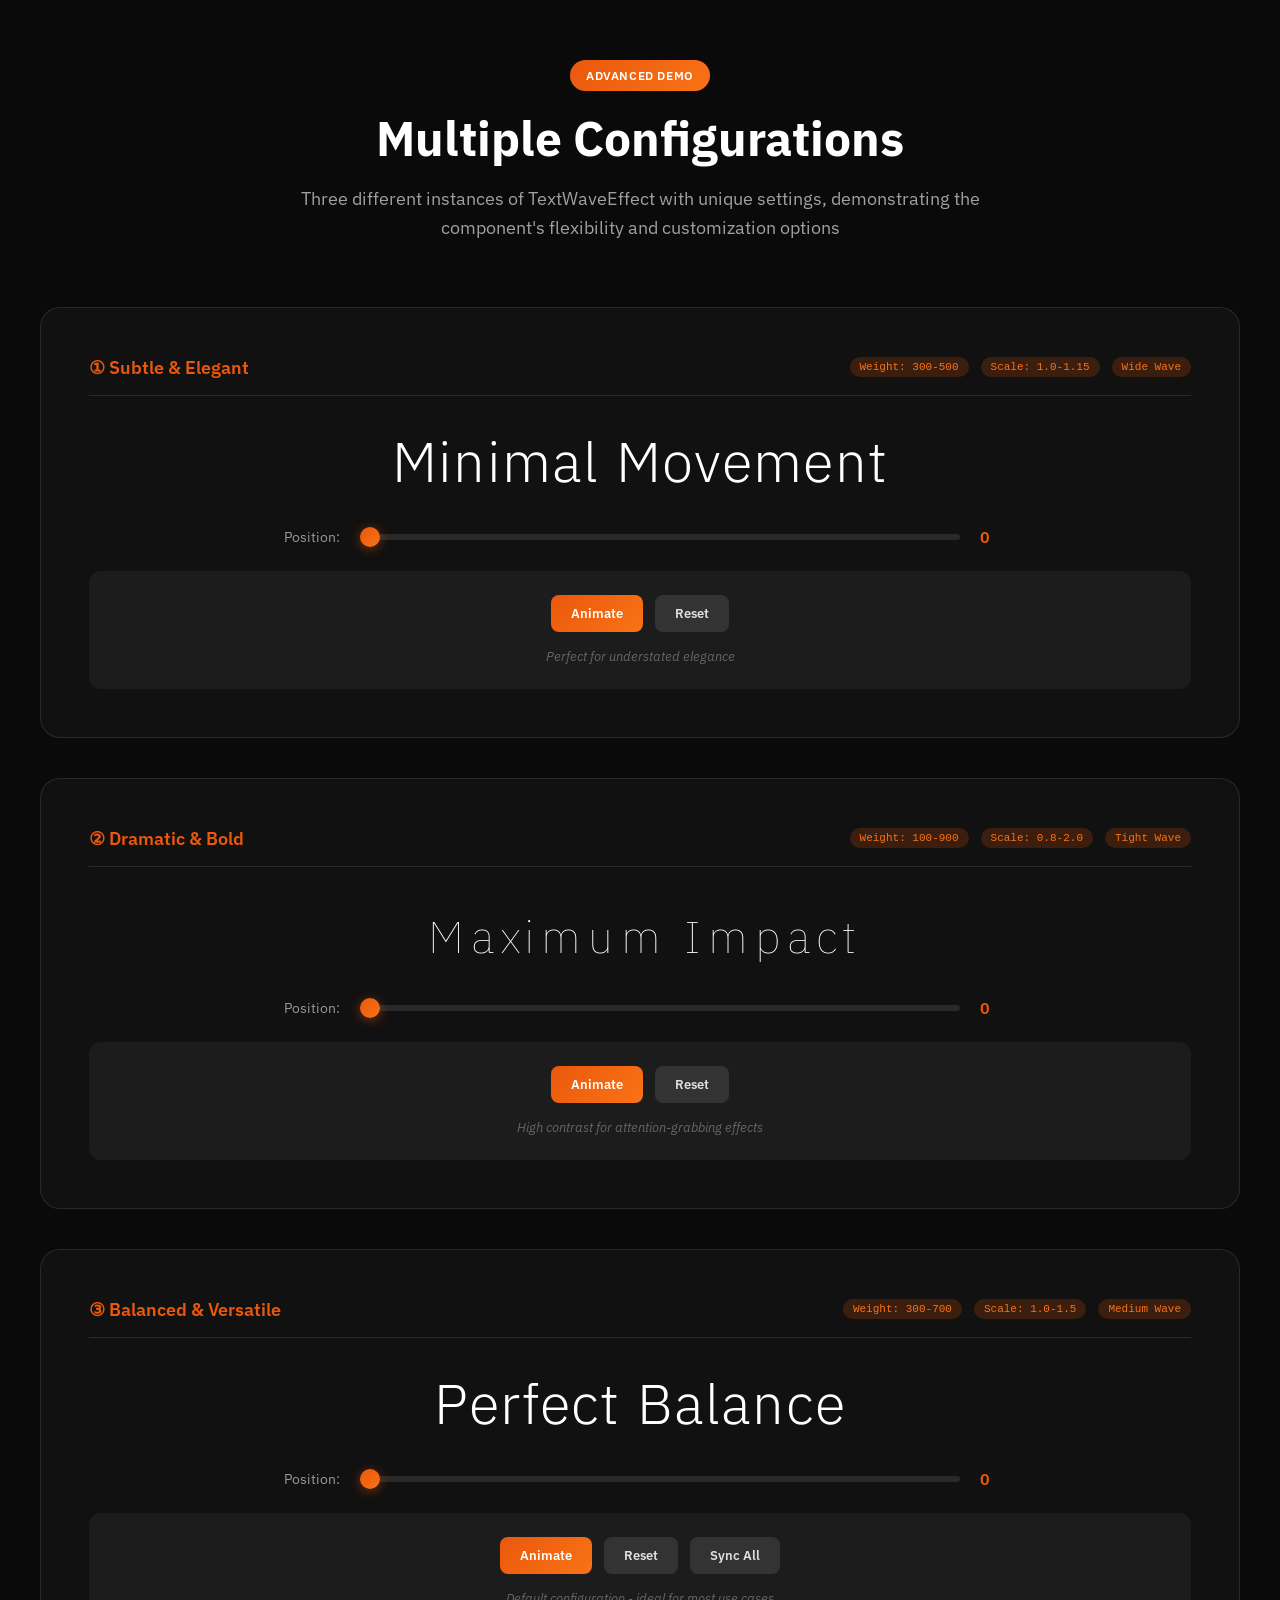
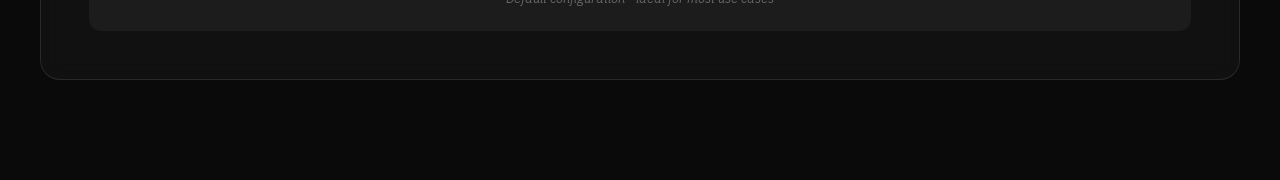
<file: demos/text-wave-advanced.html>
<!DOCTYPE html>
<html lang="en">
<head>
    <meta charset="UTF-8">
    <meta name="viewport" content="width=device-width, initial-scale=1.0">
    <title>Text Wave Effect - Advanced Demo</title>
    <link href="https://fonts.googleapis.com/css2?family=IBM+Plex+Sans:wght@100;200;300;400;500;600;700;800;900&display=swap" rel="stylesheet">
    <style>
        * {
            margin: 0;
            padding: 0;
            box-sizing: border-box;
        }

        body {
            font-family: 'IBM Plex Sans', -apple-system, BlinkMacSystemFont, sans-serif;
            background: #0a0a0a;
            color: #e0e0e0;
            min-height: 100vh;
            padding: 60px 24px;
        }

        .container {
            max-width: 1200px;
            margin: 0 auto;
        }

        .header {
            margin-bottom: 64px;
            text-align: center;
        }

        .badge {
            display: inline-block;
            padding: 8px 16px;
            background: linear-gradient(135deg, #ea580c, #f97316);
            color: white;
            border-radius: 20px;
            font-size: 12px;
            font-weight: 600;
            text-transform: uppercase;
            letter-spacing: 0.05em;
            margin-bottom: 16px;
        }

        .header h1 {
            font-size: 48px;
            color: #ffffff;
            font-weight: 700;
            margin-bottom: 16px;
        }

        .header p {
            color: #a0a0a0;
            font-size: 18px;
            line-height: 1.6;
            max-width: 700px;
            margin: 0 auto;
        }

        .demo-card {
            background: rgba(23, 23, 23, 0.6);
            backdrop-filter: blur(10px);
            border-radius: 20px;
            border: 1px solid rgba(255, 255, 255, 0.1);
            padding: 48px;
            margin-bottom: 40px;
        }

        .demo-header {
            display: flex;
            justify-content: space-between;
            align-items: center;
            margin-bottom: 32px;
            padding-bottom: 16px;
            border-bottom: 1px solid rgba(255, 255, 255, 0.1);
        }

        .demo-title {
            font-size: 18px;
            font-weight: 600;
            color: #ea580c;
        }

        .config-badge {
            display: inline-flex;
            gap: 12px;
        }

        .config-badge span {
            font-size: 11px;
            padding: 4px 10px;
            background: rgba(234, 88, 12, 0.2);
            color: #f97316;
            border-radius: 12px;
            font-family: 'Courier New', monospace;
        }

        .wave-title {
            font-size: 56px;
            font-weight: 300;
            text-align: center;
            margin-bottom: 32px;
            color: #ffffff;
            line-height: 1.2;
        }

        .slider-container {
            display: flex;
            justify-content: center;
            align-items: center;
            gap: 20px;
        }

        .slider-label {
            font-size: 14px;
            color: #999;
            min-width: 80px;
            text-align: right;
        }

        .slider {
            -webkit-appearance: none;
            appearance: none;
            width: 100%;
            max-width: 600px;
            height: 6px;
            border-radius: 3px;
            background: rgba(255, 255, 255, 0.1);
            outline: none;
            cursor: pointer;
        }

        .slider::-webkit-slider-thumb {
            -webkit-appearance: none;
            appearance: none;
            width: 20px;
            height: 20px;
            border-radius: 50%;
            background: linear-gradient(135deg, #ea580c, #f97316);
            cursor: pointer;
            box-shadow: 0 2px 12px rgba(234, 88, 12, 0.5);
            transition: transform 0.15s ease;
        }

        .slider::-webkit-slider-thumb:hover {
            transform: scale(1.2);
        }

        .slider::-moz-range-thumb {
            width: 20px;
            height: 20px;
            border-radius: 50%;
            background: linear-gradient(135deg, #ea580c, #f97316);
            cursor: pointer;
            border: none;
            box-shadow: 0 2px 12px rgba(234, 88, 12, 0.5);
            transition: transform 0.15s ease;
        }

        .slider::-moz-range-thumb:hover {
            transform: scale(1.2);
        }

        .slider-value {
            font-size: 16px;
            font-weight: 600;
            color: #ea580c;
            min-width: 40px;
        }

        .control-panel {
            background: rgba(255, 255, 255, 0.05);
            border-radius: 12px;
            padding: 24px;
            margin-top: 24px;
        }

        .control-row {
            display: flex;
            justify-content: center;
            gap: 12px;
            margin-bottom: 16px;
        }

        .btn {
            padding: 10px 20px;
            border: none;
            border-radius: 8px;
            font-family: inherit;
            font-size: 13px;
            font-weight: 600;
            cursor: pointer;
            transition: all 0.2s ease;
        }

        .btn-primary {
            background: linear-gradient(135deg, #ea580c, #f97316);
            color: white;
        }

        .btn-primary:hover {
            transform: translateY(-2px);
            box-shadow: 0 4px 16px rgba(234, 88, 12, 0.4);
        }

        .btn-secondary {
            background: rgba(255, 255, 255, 0.1);
            color: #e0e0e0;
        }

        .btn-secondary:hover {
            background: rgba(255, 255, 255, 0.15);
        }

        .info-text {
            text-align: center;
            font-size: 13px;
            color: #666;
            font-style: italic;
        }

        @media (max-width: 768px) {
            .demo-card {
                padding: 24px;
            }

            .wave-title {
                font-size: 36px;
            }

            .demo-header {
                flex-direction: column;
                gap: 16px;
                align-items: flex-start;
            }

            .slider-container {
                flex-direction: column;
                gap: 8px;
            }

            .slider-label {
                text-align: left;
            }
        }
    </style>
</head>
<body>
    <div class="container">
        <div class="header">
            <div class="badge">Advanced Demo</div>
            <h1>Multiple Configurations</h1>
            <p>Three different instances of TextWaveEffect with unique settings, demonstrating the component's flexibility and customization options</p>
        </div>

        <!-- Demo 1: Subtle Effect -->
        <div class="demo-card">
            <div class="demo-header">
                <div class="demo-title">① Subtle & Elegant</div>
                <div class="config-badge">
                    <span>Weight: 300-500</span>
                    <span>Scale: 1.0-1.15</span>
                    <span>Wide Wave</span>
                </div>
            </div>

            <h2 class="wave-title" id="title1">Minimal Movement</h2>

            <div class="slider-container">
                <div class="slider-label">Position:</div>
                <input type="range" id="slider1" class="slider" min="0" max="100" value="0">
                <div class="slider-value" id="value1">0</div>
            </div>

            <div class="control-panel">
                <div class="control-row">
                    <button class="btn btn-primary" id="animate1">Animate</button>
                    <button class="btn btn-secondary" id="reset1">Reset</button>
                </div>
                <p class="info-text">Perfect for understated elegance</p>
            </div>
        </div>

        <!-- Demo 2: Dramatic Effect -->
        <div class="demo-card">
            <div class="demo-header">
                <div class="demo-title">② Dramatic & Bold</div>
                <div class="config-badge">
                    <span>Weight: 100-900</span>
                    <span>Scale: 0.8-2.0</span>
                    <span>Tight Wave</span>
                </div>
            </div>

            <h2 class="wave-title" id="title2">Maximum Impact</h2>

            <div class="slider-container">
                <div class="slider-label">Position:</div>
                <input type="range" id="slider2" class="slider" min="0" max="100" value="0">
                <div class="slider-value" id="value2">0</div>
            </div>

            <div class="control-panel">
                <div class="control-row">
                    <button class="btn btn-primary" id="animate2">Animate</button>
                    <button class="btn btn-secondary" id="reset2">Reset</button>
                </div>
                <p class="info-text">High contrast for attention-grabbing effects</p>
            </div>
        </div>

        <!-- Demo 3: Balanced Effect (Default) -->
        <div class="demo-card">
            <div class="demo-header">
                <div class="demo-title">③ Balanced & Versatile</div>
                <div class="config-badge">
                    <span>Weight: 300-700</span>
                    <span>Scale: 1.0-1.5</span>
                    <span>Medium Wave</span>
                </div>
            </div>

            <h2 class="wave-title" id="title3">Perfect Balance</h2>

            <div class="slider-container">
                <div class="slider-label">Position:</div>
                <input type="range" id="slider3" class="slider" min="0" max="100" value="0">
                <div class="slider-value" id="value3">0</div>
            </div>

            <div class="control-panel">
                <div class="control-row">
                    <button class="btn btn-primary" id="animate3">Animate</button>
                    <button class="btn btn-secondary" id="reset3">Reset</button>
                    <button class="btn btn-secondary" id="syncAll">Sync All</button>
                </div>
                <p class="info-text">Default configuration - ideal for most use cases</p>
            </div>
        </div>
    </div>

    <!-- Include the TextWaveEffect component -->
    <script src="../assets/js/components/text-wave-effect.js"></script>

    <script>
        // Configuration for each demo
        const demos = [
            {
                // Demo 1: Subtle
                title: '#title1',
                slider: '#slider1',
                value: '#value1',
                animate: '#animate1',
                reset: '#reset1',
                config: {
                    weightRange: [300, 500],
                    scaleRange: [1.0, 1.15],
                    spacingRange: [0.02, 0.08],
                    waveWidth: 15,
                    deadZonePercent: 15
                }
            },
            {
                // Demo 2: Dramatic
                title: '#title2',
                slider: '#slider2',
                value: '#value2',
                animate: '#animate2',
                reset: '#reset2',
                config: {
                    weightRange: [100, 900],
                    scaleRange: [0.8, 2.0],
                    spacingRange: [0.0, 0.25],
                    waveWidth: 7,
                    deadZonePercent: 25,
                    transitionDuration: 0.15
                }
            },
            {
                // Demo 3: Balanced (Default)
                title: '#title3',
                slider: '#slider3',
                value: '#value3',
                animate: '#animate3',
                reset: '#reset3',
                config: {
                    weightRange: [300, 700],
                    scaleRange: [1.0, 1.5],
                    spacingRange: [0.02, 0.15],
                    waveWidth: 11,
                    deadZonePercent: 20
                }
            }
        ];

        // Initialize all demos
        const effects = demos.map((demo, index) => {
            const valueEl = document.querySelector(demo.value);

            const effect = new TextWaveEffect(demo.title, {
                ...demo.config,
                onChange: (value) => {
                    valueEl.textContent = value.toFixed(0);
                },
                onInit: () => {
                    console.log(`Demo ${index + 1} initialized`);
                }
            });

            // Connect slider
            const slider = document.querySelector(demo.slider);
            slider.addEventListener('input', function() {
                effect.setValue(this.value);
            });

            // Reset button
            document.querySelector(demo.reset).addEventListener('click', () => {
                effect.reset();
                slider.value = 0;
            });

            // Animate button
            document.querySelector(demo.animate).addEventListener('click', () => {
                animateEffect(effect, slider, valueEl);
            });

            return { effect, slider, valueEl };
        });

        // Sync all button (on demo 3)
        document.getElementById('syncAll').addEventListener('click', () => {
            effects.forEach(({ effect, slider }) => {
                animateEffect(effect, slider, null, 4000);
            });
        });

        // Animation helper
        function animateEffect(effect, slider, valueEl = null, duration = 3000) {
            let progress = 0;
            const startTime = Date.now();

            function animate() {
                const elapsed = Date.now() - startTime;
                progress = Math.min(elapsed / duration, 1);

                // Ease in-out
                const eased = progress < 0.5
                    ? 2 * progress * progress
                    : 1 - Math.pow(-2 * progress + 2, 2) / 2;

                const value = eased * 100;
                effect.setValue(value);
                slider.value = value;

                if (progress < 1) {
                    requestAnimationFrame(animate);
                }
            }

            animate();
        }
    </script>
</body>
</html>
</file>
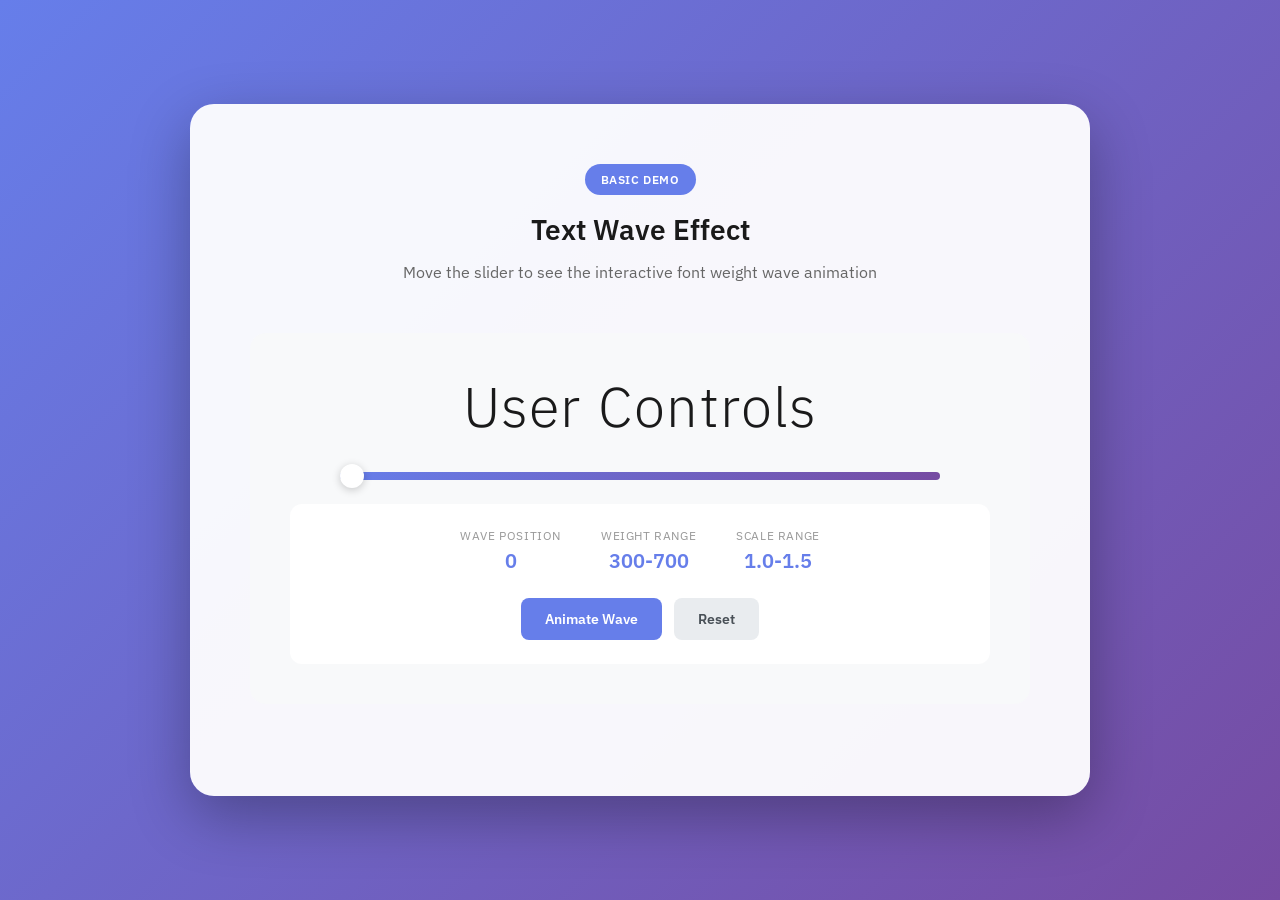
<file: demos/text-wave-basic.html>
<!DOCTYPE html>
<html lang="en">
<head>
    <meta charset="UTF-8">
    <meta name="viewport" content="width=device-width, initial-scale=1.0">
    <title>Text Wave Effect - Basic Demo</title>
    <link href="https://fonts.googleapis.com/css2?family=IBM+Plex+Sans:wght@100;200;300;400;500;600;700;800;900&display=swap" rel="stylesheet">
    <style>
        * {
            margin: 0;
            padding: 0;
            box-sizing: border-box;
        }

        body {
            font-family: 'IBM Plex Sans', -apple-system, BlinkMacSystemFont, sans-serif;
            background: linear-gradient(135deg, #667eea 0%, #764ba2 100%);
            min-height: 100vh;
            display: flex;
            align-items: center;
            justify-content: center;
            padding: 40px;
        }

        .container {
            background: rgba(255, 255, 255, 0.95);
            border-radius: 24px;
            padding: 60px;
            max-width: 900px;
            width: 100%;
            box-shadow: 0 20px 60px rgba(0, 0, 0, 0.3);
        }

        .header {
            margin-bottom: 48px;
            text-align: center;
        }

        .badge {
            display: inline-block;
            padding: 8px 16px;
            background: #667eea;
            color: white;
            border-radius: 20px;
            font-size: 12px;
            font-weight: 600;
            text-transform: uppercase;
            letter-spacing: 0.05em;
            margin-bottom: 16px;
        }

        .header h1 {
            font-size: 28px;
            color: #1a1a1a;
            font-weight: 600;
            margin-bottom: 12px;
        }

        .header p {
            color: #666;
            font-size: 16px;
            line-height: 1.6;
        }

        .demo-section {
            background: #f8f9fa;
            border-radius: 16px;
            padding: 40px;
            margin-bottom: 32px;
        }

        #waveTitle {
            font-size: 56px;
            font-weight: 300;
            text-align: center;
            margin-bottom: 32px;
            color: #1a1a1a;
            line-height: 1.2;
        }

        .slider-container {
            display: flex;
            justify-content: center;
            margin-bottom: 24px;
        }

        .slider {
            -webkit-appearance: none;
            appearance: none;
            width: 100%;
            max-width: 600px;
            height: 8px;
            border-radius: 4px;
            background: linear-gradient(to right, #667eea, #764ba2);
            outline: none;
            cursor: pointer;
        }

        .slider::-webkit-slider-thumb {
            -webkit-appearance: none;
            appearance: none;
            width: 24px;
            height: 24px;
            border-radius: 50%;
            background: white;
            cursor: pointer;
            box-shadow: 0 2px 8px rgba(0, 0, 0, 0.2);
            transition: transform 0.15s ease;
        }

        .slider::-webkit-slider-thumb:hover {
            transform: scale(1.2);
        }

        .slider::-moz-range-thumb {
            width: 24px;
            height: 24px;
            border-radius: 50%;
            background: white;
            cursor: pointer;
            border: none;
            box-shadow: 0 2px 8px rgba(0, 0, 0, 0.2);
            transition: transform 0.15s ease;
        }

        .slider::-moz-range-thumb:hover {
            transform: scale(1.2);
        }

        .info-panel {
            background: white;
            border-radius: 12px;
            padding: 24px;
            text-align: center;
        }

        .info-row {
            display: flex;
            justify-content: center;
            gap: 40px;
            margin-bottom: 16px;
        }

        .info-item {
            text-align: center;
        }

        .info-label {
            font-size: 12px;
            color: #999;
            text-transform: uppercase;
            letter-spacing: 0.05em;
            margin-bottom: 4px;
        }

        .info-value {
            font-size: 20px;
            font-weight: 600;
            color: #667eea;
        }

        .button-group {
            display: flex;
            gap: 12px;
            justify-content: center;
            margin-top: 24px;
        }

        .btn {
            padding: 12px 24px;
            border: none;
            border-radius: 8px;
            font-family: inherit;
            font-size: 14px;
            font-weight: 600;
            cursor: pointer;
            transition: all 0.2s ease;
        }

        .btn-primary {
            background: #667eea;
            color: white;
        }

        .btn-primary:hover {
            background: #5568d3;
            transform: translateY(-2px);
            box-shadow: 0 4px 12px rgba(102, 126, 234, 0.4);
        }

        .btn-secondary {
            background: #e9ecef;
            color: #495057;
        }

        .btn-secondary:hover {
            background: #dee2e6;
        }

        @media (max-width: 768px) {
            .container {
                padding: 32px;
            }

            #waveTitle {
                font-size: 36px;
            }

            .info-row {
                flex-direction: column;
                gap: 16px;
            }
        }
    </style>
</head>
<body>
    <div class="container">
        <div class="header">
            <div class="badge">Basic Demo</div>
            <h1>Text Wave Effect</h1>
            <p>Move the slider to see the interactive font weight wave animation</p>
        </div>

        <div class="demo-section">
            <h2 id="waveTitle">User Controls</h2>

            <div class="slider-container">
                <input type="range" id="waveSlider" class="slider" min="0" max="100" value="0">
            </div>

            <div class="info-panel">
                <div class="info-row">
                    <div class="info-item">
                        <div class="info-label">Wave Position</div>
                        <div class="info-value" id="positionValue">0</div>
                    </div>
                    <div class="info-item">
                        <div class="info-label">Weight Range</div>
                        <div class="info-value">300-700</div>
                    </div>
                    <div class="info-item">
                        <div class="info-label">Scale Range</div>
                        <div class="info-value">1.0-1.5</div>
                    </div>
                </div>

                <div class="button-group">
                    <button class="btn btn-primary" id="animateBtn">Animate Wave</button>
                    <button class="btn btn-secondary" id="resetBtn">Reset</button>
                </div>
            </div>
        </div>
    </div>

    <!-- Include the TextWaveEffect component -->
    <script src="../assets/js/components/text-wave-effect.js"></script>

    <script>
        // Initialize the text wave effect
        const waveEffect = new TextWaveEffect('#waveTitle', {
            weightRange: [300, 700],
            scaleRange: [1.0, 1.5],
            spacingRange: [0.02, 0.15],
            waveWidth: 11,
            deadZonePercent: 20,
            onChange: (value) => {
                document.getElementById('positionValue').textContent = value.toFixed(0);
            },
            onInit: (instance) => {
                console.log('Text wave effect initialized:', instance);
            }
        });

        // Connect slider to wave effect
        const slider = document.getElementById('waveSlider');
        slider.addEventListener('input', function() {
            waveEffect.setValue(this.value);
        });

        // Reset button
        document.getElementById('resetBtn').addEventListener('click', () => {
            waveEffect.reset();
            slider.value = 0;
            document.getElementById('positionValue').textContent = '0';
        });

        // Animate button - creates a smooth sweep across the text
        let animationFrame = null;
        document.getElementById('animateBtn').addEventListener('click', () => {
            if (animationFrame) {
                cancelAnimationFrame(animationFrame);
            }

            let progress = 0;
            const duration = 3000; // 3 seconds
            const startTime = Date.now();

            function animate() {
                const elapsed = Date.now() - startTime;
                progress = Math.min(elapsed / duration, 1);

                // Ease in-out
                const eased = progress < 0.5
                    ? 2 * progress * progress
                    : 1 - Math.pow(-2 * progress + 2, 2) / 2;

                const value = eased * 100;
                waveEffect.setValue(value);
                slider.value = value;

                if (progress < 1) {
                    animationFrame = requestAnimationFrame(animate);
                }
            }

            animate();
        });
    </script>
</body>
</html>
</file>
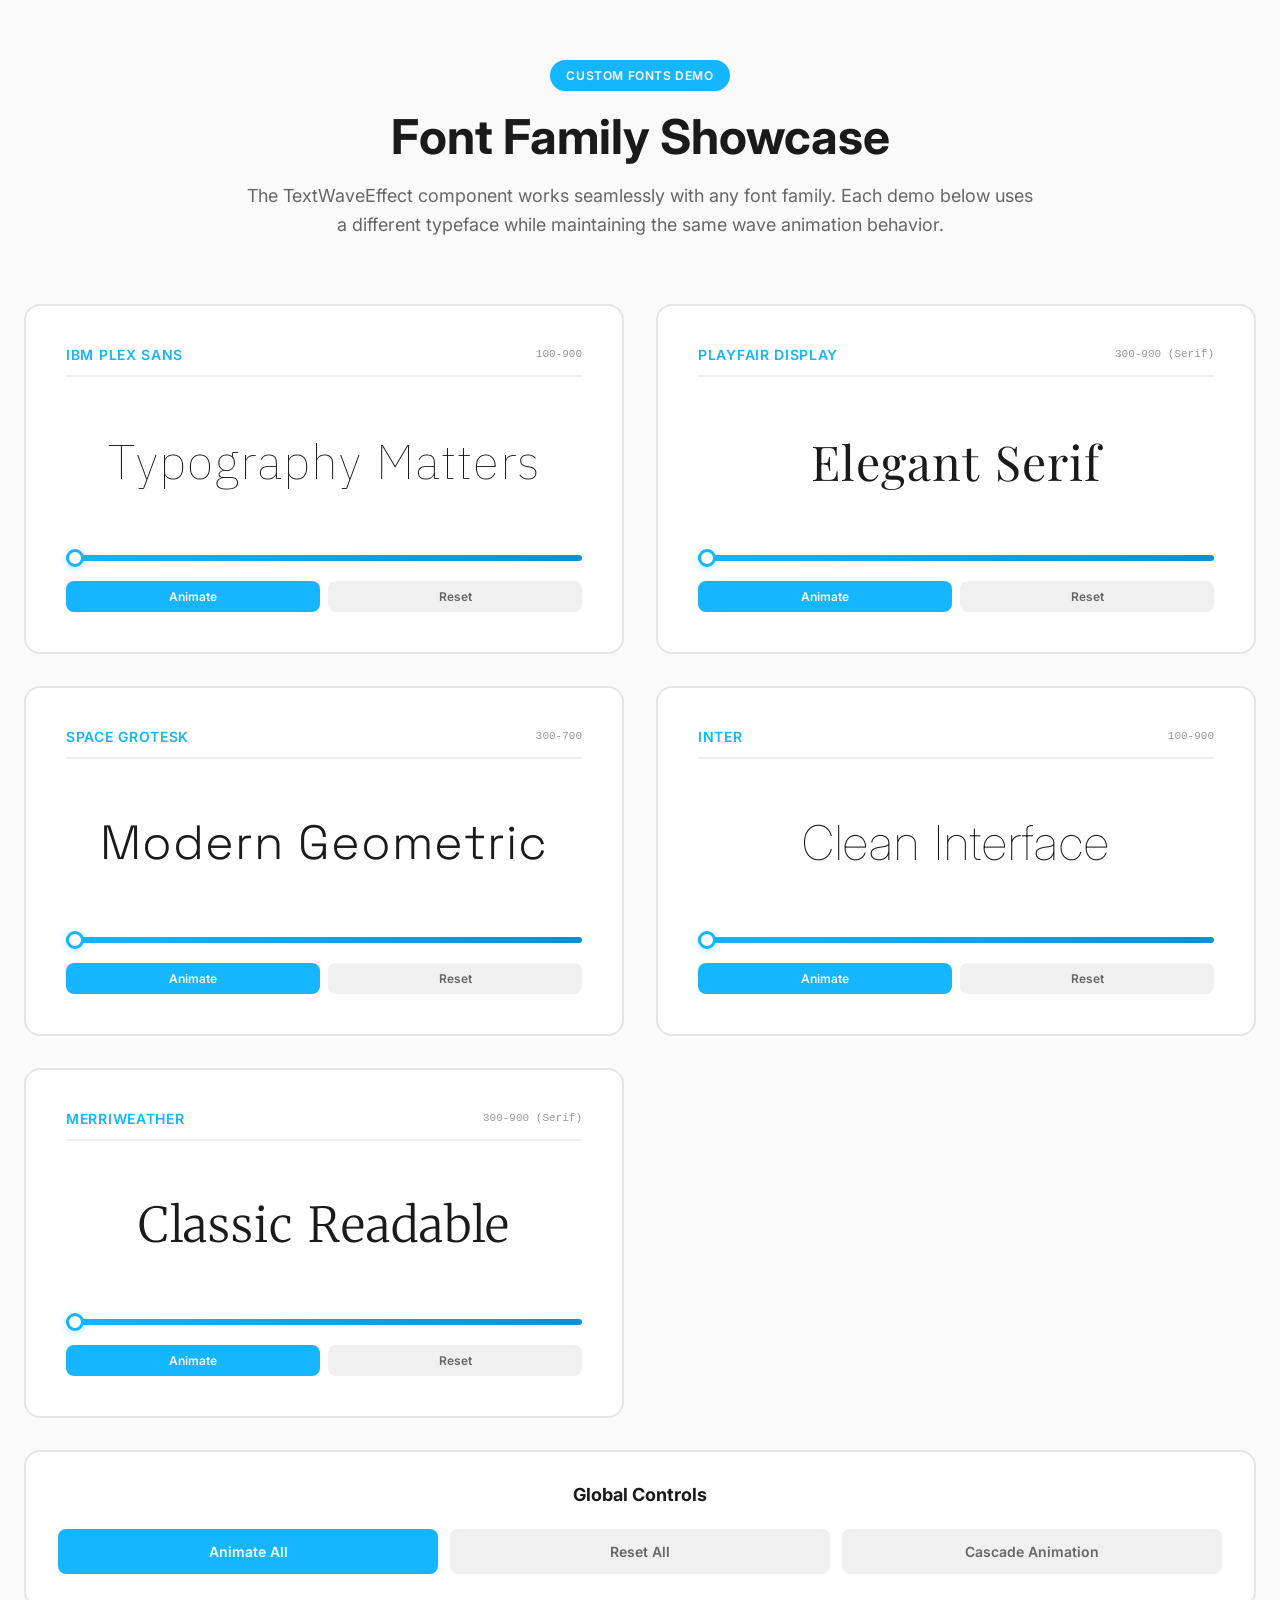
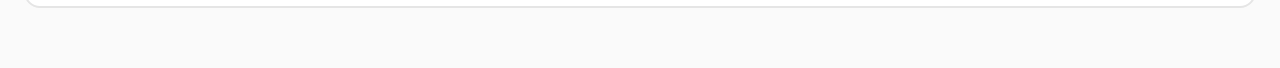
<file: demos/text-wave-custom-fonts.html>
<!DOCTYPE html>
<html lang="en">
<head>
    <meta charset="UTF-8">
    <meta name="viewport" content="width=device-width, initial-scale=1.0">
    <title>Text Wave Effect - Custom Fonts Demo</title>
    <link href="https://fonts.googleapis.com/css2?family=IBM+Plex+Sans:wght@100;200;300;400;500;600;700;800;900&family=Playfair+Display:wght@300;400;500;600;700;800;900&family=Space+Grotesk:wght@300;400;500;600;700&family=Inter:wght@100;200;300;400;500;600;700;800;900&family=Merriweather:wght@300;400;700;900&display=swap" rel="stylesheet">
    <style>
        * {
            margin: 0;
            padding: 0;
            box-sizing: border-box;
        }

        body {
            font-family: 'Inter', -apple-system, BlinkMacSystemFont, sans-serif;
            background: #fafafa;
            color: #1a1a1a;
            min-height: 100vh;
            padding: 60px 24px;
        }

        .container {
            max-width: 1400px;
            margin: 0 auto;
        }

        .header {
            margin-bottom: 64px;
            text-align: center;
        }

        .badge {
            display: inline-block;
            padding: 8px 16px;
            background: #15B5FF;
            color: white;
            border-radius: 20px;
            font-size: 12px;
            font-weight: 600;
            text-transform: uppercase;
            letter-spacing: 0.05em;
            margin-bottom: 16px;
        }

        .header h1 {
            font-size: 48px;
            color: #1a1a1a;
            font-weight: 700;
            margin-bottom: 16px;
        }

        .header p {
            color: #666;
            font-size: 18px;
            line-height: 1.6;
            max-width: 800px;
            margin: 0 auto;
        }

        .demo-grid {
            display: grid;
            grid-template-columns: repeat(auto-fit, minmax(450px, 1fr));
            gap: 32px;
            margin-bottom: 32px;
        }

        .demo-card {
            background: white;
            border-radius: 16px;
            border: 2px solid #e5e5e5;
            padding: 40px;
            transition: all 0.3s ease;
        }

        .demo-card:hover {
            border-color: #15B5FF;
            box-shadow: 0 8px 32px rgba(21, 181, 255, 0.1);
        }

        .font-label {
            display: flex;
            justify-content: space-between;
            align-items: center;
            margin-bottom: 24px;
            padding-bottom: 12px;
            border-bottom: 2px solid #f0f0f0;
        }

        .font-name {
            font-size: 14px;
            font-weight: 600;
            color: #15B5FF;
            text-transform: uppercase;
            letter-spacing: 0.05em;
        }

        .font-weights {
            font-size: 11px;
            color: #999;
            font-family: 'Courier New', monospace;
        }

        .wave-title {
            font-size: 48px;
            font-weight: 300;
            text-align: center;
            margin-bottom: 24px;
            color: #1a1a1a;
            line-height: 1.2;
            min-height: 120px;
            display: flex;
            align-items: center;
            justify-content: center;
        }

        /* Font families */
        .font-ibm { font-family: 'IBM Plex Sans', sans-serif; }
        .font-playfair { font-family: 'Playfair Display', serif; }
        .font-space { font-family: 'Space Grotesk', sans-serif; }
        .font-inter { font-family: 'Inter', sans-serif; }
        .font-merriweather { font-family: 'Merriweather', serif; }

        .slider-container {
            margin-bottom: 16px;
        }

        .slider {
            -webkit-appearance: none;
            appearance: none;
            width: 100%;
            height: 6px;
            border-radius: 3px;
            background: linear-gradient(to right, #15B5FF, #0891d1);
            outline: none;
            cursor: pointer;
        }

        .slider::-webkit-slider-thumb {
            -webkit-appearance: none;
            appearance: none;
            width: 18px;
            height: 18px;
            border-radius: 50%;
            background: white;
            cursor: pointer;
            border: 3px solid #15B5FF;
            box-shadow: 0 2px 8px rgba(21, 181, 255, 0.3);
            transition: transform 0.15s ease;
        }

        .slider::-webkit-slider-thumb:hover {
            transform: scale(1.2);
        }

        .slider::-moz-range-thumb {
            width: 18px;
            height: 18px;
            border-radius: 50%;
            background: white;
            cursor: pointer;
            border: 3px solid #15B5FF;
            box-shadow: 0 2px 8px rgba(21, 181, 255, 0.3);
            transition: transform 0.15s ease;
        }

        .slider::-moz-range-thumb:hover {
            transform: scale(1.2);
        }

        .controls {
            display: flex;
            gap: 8px;
        }

        .btn {
            flex: 1;
            padding: 8px 16px;
            border: none;
            border-radius: 8px;
            font-family: inherit;
            font-size: 12px;
            font-weight: 600;
            cursor: pointer;
            transition: all 0.2s ease;
        }

        .btn-primary {
            background: #15B5FF;
            color: white;
        }

        .btn-primary:hover {
            background: #0891d1;
            transform: translateY(-1px);
        }

        .btn-secondary {
            background: #f0f0f0;
            color: #666;
        }

        .btn-secondary:hover {
            background: #e5e5e5;
        }

        .global-controls {
            background: white;
            border-radius: 16px;
            border: 2px solid #e5e5e5;
            padding: 32px;
            text-align: center;
        }

        .global-controls h3 {
            font-size: 18px;
            margin-bottom: 24px;
            color: #1a1a1a;
        }

        .global-buttons {
            display: flex;
            justify-content: center;
            gap: 12px;
            flex-wrap: wrap;
        }

        .btn-large {
            padding: 14px 28px;
            font-size: 14px;
        }

        @media (max-width: 1024px) {
            .demo-grid {
                grid-template-columns: 1fr;
            }
        }

        @media (max-width: 768px) {
            .wave-title {
                font-size: 32px;
                min-height: 80px;
            }

            .demo-card {
                padding: 24px;
            }
        }
    </style>
</head>
<body>
    <div class="container">
        <div class="header">
            <div class="badge">Custom Fonts Demo</div>
            <h1>Font Family Showcase</h1>
            <p>The TextWaveEffect component works seamlessly with any font family. Each demo below uses a different typeface while maintaining the same wave animation behavior.</p>
        </div>

        <div class="demo-grid">
            <!-- IBM Plex Sans -->
            <div class="demo-card">
                <div class="font-label">
                    <div class="font-name">IBM Plex Sans</div>
                    <div class="font-weights">100-900</div>
                </div>
                <h2 class="wave-title font-ibm" id="title1">Typography Matters</h2>
                <div class="slider-container">
                    <input type="range" id="slider1" class="slider" min="0" max="100" value="0">
                </div>
                <div class="controls">
                    <button class="btn btn-primary" id="animate1">Animate</button>
                    <button class="btn btn-secondary" id="reset1">Reset</button>
                </div>
            </div>

            <!-- Playfair Display (Serif) -->
            <div class="demo-card">
                <div class="font-label">
                    <div class="font-name">Playfair Display</div>
                    <div class="font-weights">300-900 (Serif)</div>
                </div>
                <h2 class="wave-title font-playfair" id="title2">Elegant Serif</h2>
                <div class="slider-container">
                    <input type="range" id="slider2" class="slider" min="0" max="100" value="0">
                </div>
                <div class="controls">
                    <button class="btn btn-primary" id="animate2">Animate</button>
                    <button class="btn btn-secondary" id="reset2">Reset</button>
                </div>
            </div>

            <!-- Space Grotesk -->
            <div class="demo-card">
                <div class="font-label">
                    <div class="font-name">Space Grotesk</div>
                    <div class="font-weights">300-700</div>
                </div>
                <h2 class="wave-title font-space" id="title3">Modern Geometric</h2>
                <div class="slider-container">
                    <input type="range" id="slider3" class="slider" min="0" max="100" value="0">
                </div>
                <div class="controls">
                    <button class="btn btn-primary" id="animate3">Animate</button>
                    <button class="btn btn-secondary" id="reset3">Reset</button>
                </div>
            </div>

            <!-- Inter -->
            <div class="demo-card">
                <div class="font-label">
                    <div class="font-name">Inter</div>
                    <div class="font-weights">100-900</div>
                </div>
                <h2 class="wave-title font-inter" id="title4">Clean Interface</h2>
                <div class="slider-container">
                    <input type="range" id="slider4" class="slider" min="0" max="100" value="0">
                </div>
                <div class="controls">
                    <button class="btn btn-primary" id="animate4">Animate</button>
                    <button class="btn btn-secondary" id="reset4">Reset</button>
                </div>
            </div>

            <!-- Merriweather (Serif) -->
            <div class="demo-card">
                <div class="font-label">
                    <div class="font-name">Merriweather</div>
                    <div class="font-weights">300-900 (Serif)</div>
                </div>
                <h2 class="wave-title font-merriweather" id="title5">Classic Readable</h2>
                <div class="slider-container">
                    <input type="range" id="slider5" class="slider" min="0" max="100" value="0">
                </div>
                <div class="controls">
                    <button class="btn btn-primary" id="animate5">Animate</button>
                    <button class="btn btn-secondary" id="reset5">Reset</button>
                </div>
            </div>
        </div>

        <div class="global-controls">
            <h3>Global Controls</h3>
            <div class="global-buttons">
                <button class="btn btn-primary btn-large" id="animateAll">Animate All</button>
                <button class="btn btn-secondary btn-large" id="resetAll">Reset All</button>
                <button class="btn btn-secondary btn-large" id="cascadeAnimate">Cascade Animation</button>
            </div>
        </div>
    </div>

    <!-- Include the TextWaveEffect component -->
    <script src="../assets/js/components/text-wave-effect.js"></script>

    <script>
        // Font configurations
        const fonts = [
            { title: '#title1', slider: '#slider1', animate: '#animate1', reset: '#reset1', weightRange: [100, 900] },
            { title: '#title2', slider: '#slider2', animate: '#animate2', reset: '#reset2', weightRange: [300, 900] },
            { title: '#title3', slider: '#slider3', animate: '#animate3', reset: '#reset3', weightRange: [300, 700] },
            { title: '#title4', slider: '#slider4', animate: '#animate4', reset: '#reset4', weightRange: [100, 900] },
            { title: '#title5', slider: '#slider5', animate: '#animate5', reset: '#reset5', weightRange: [300, 900] }
        ];

        // Initialize all font demos
        const effects = fonts.map((font, index) => {
            const effect = new TextWaveEffect(font.title, {
                weightRange: font.weightRange,
                scaleRange: [1.0, 1.4],
                spacingRange: [0.02, 0.12],
                waveWidth: 11,
                deadZonePercent: 20,
                onInit: () => {
                    console.log(`Font demo ${index + 1} initialized`);
                }
            });

            // Connect slider
            const slider = document.querySelector(font.slider);
            slider.addEventListener('input', function() {
                effect.setValue(this.value);
            });

            // Animate button
            document.querySelector(font.animate).addEventListener('click', () => {
                animateEffect(effect, slider);
            });

            // Reset button
            document.querySelector(font.reset).addEventListener('click', () => {
                effect.reset();
                slider.value = 0;
            });

            return { effect, slider };
        });

        // Global: Animate All
        document.getElementById('animateAll').addEventListener('click', () => {
            effects.forEach(({ effect, slider }) => {
                animateEffect(effect, slider);
            });
        });

        // Global: Reset All
        document.getElementById('resetAll').addEventListener('click', () => {
            effects.forEach(({ effect, slider }) => {
                effect.reset();
                slider.value = 0;
            });
        });

        // Global: Cascade Animation
        document.getElementById('cascadeAnimate').addEventListener('click', () => {
            effects.forEach(({ effect, slider }, index) => {
                setTimeout(() => {
                    animateEffect(effect, slider, 2500);
                }, index * 400);
            });
        });

        // Animation helper
        function animateEffect(effect, slider, duration = 3000) {
            let progress = 0;
            const startTime = Date.now();

            function animate() {
                const elapsed = Date.now() - startTime;
                progress = Math.min(elapsed / duration, 1);

                // Ease in-out
                const eased = progress < 0.5
                    ? 2 * progress * progress
                    : 1 - Math.pow(-2 * progress + 2, 2) / 2;

                const value = eased * 100;
                effect.setValue(value);
                slider.value = value;

                if (progress < 1) {
                    requestAnimationFrame(animate);
                }
            }

            animate();
        }
    </script>
</body>
</html>
</file>
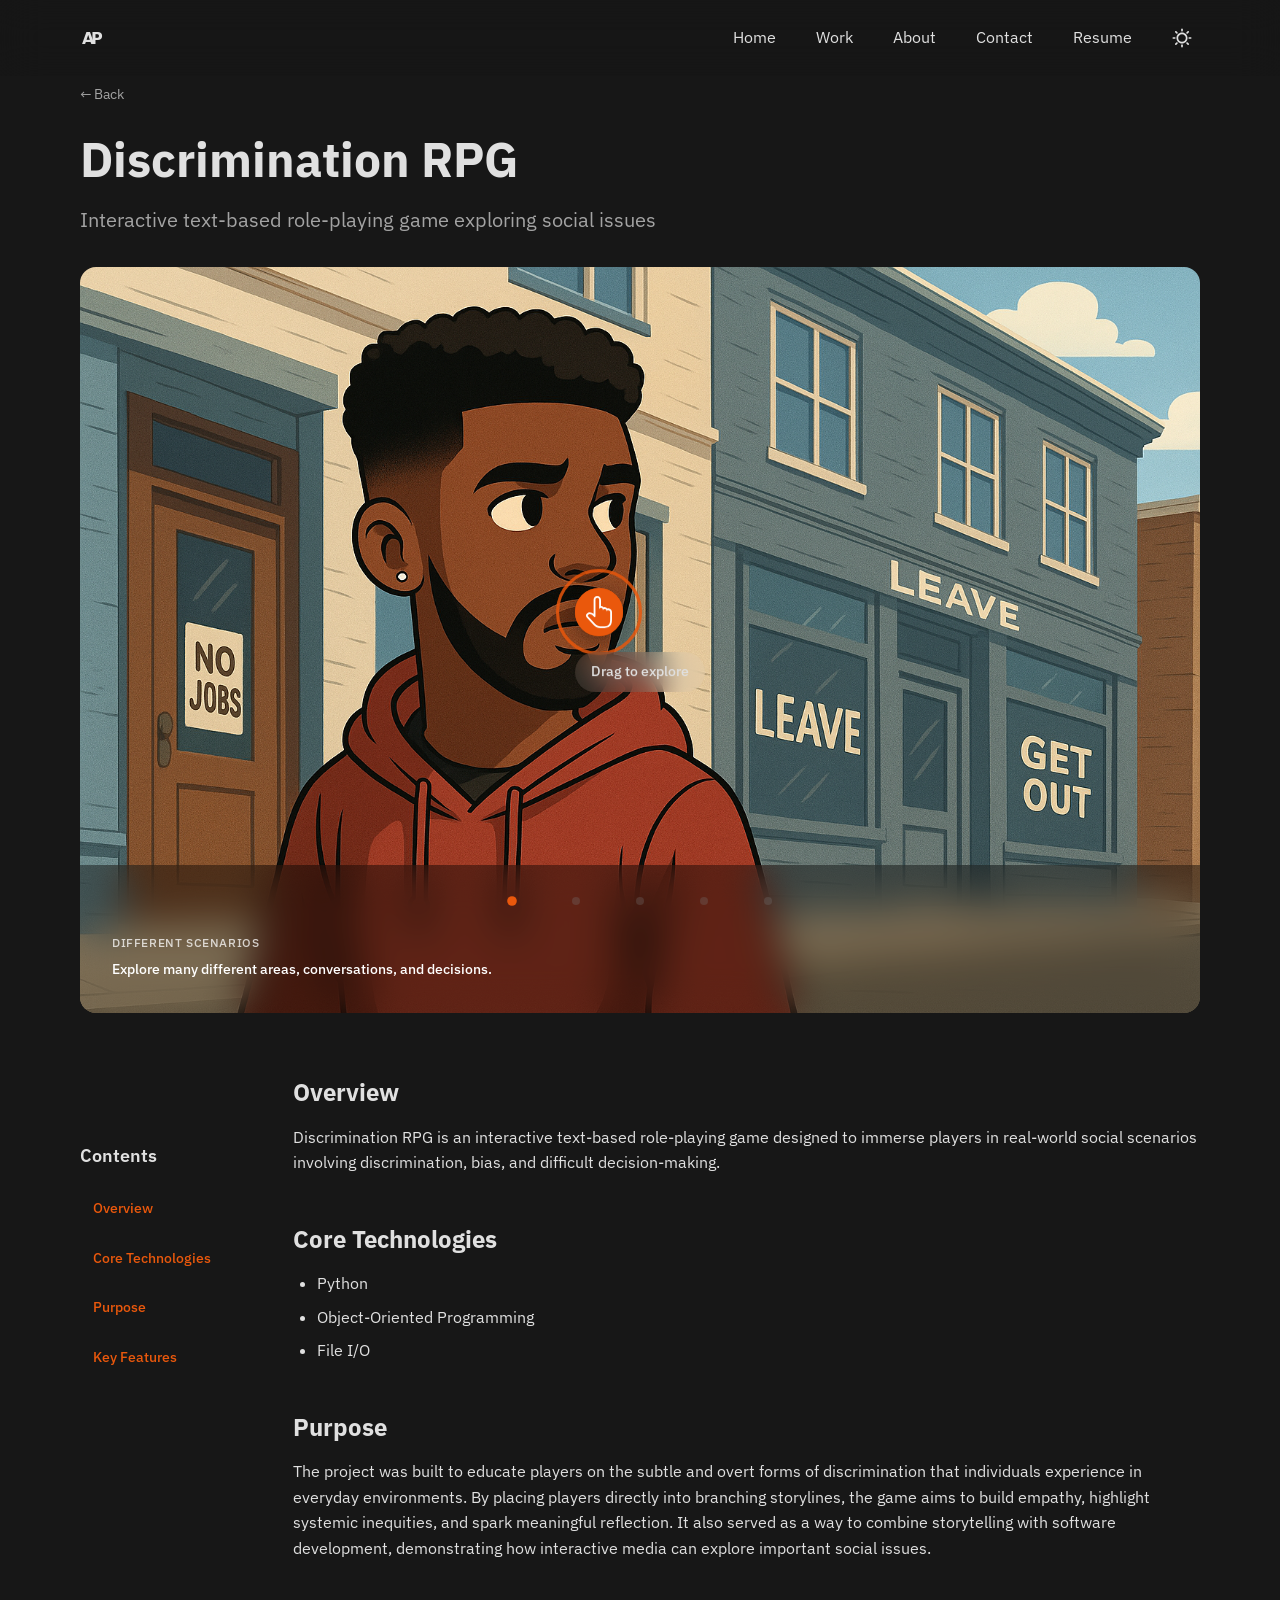
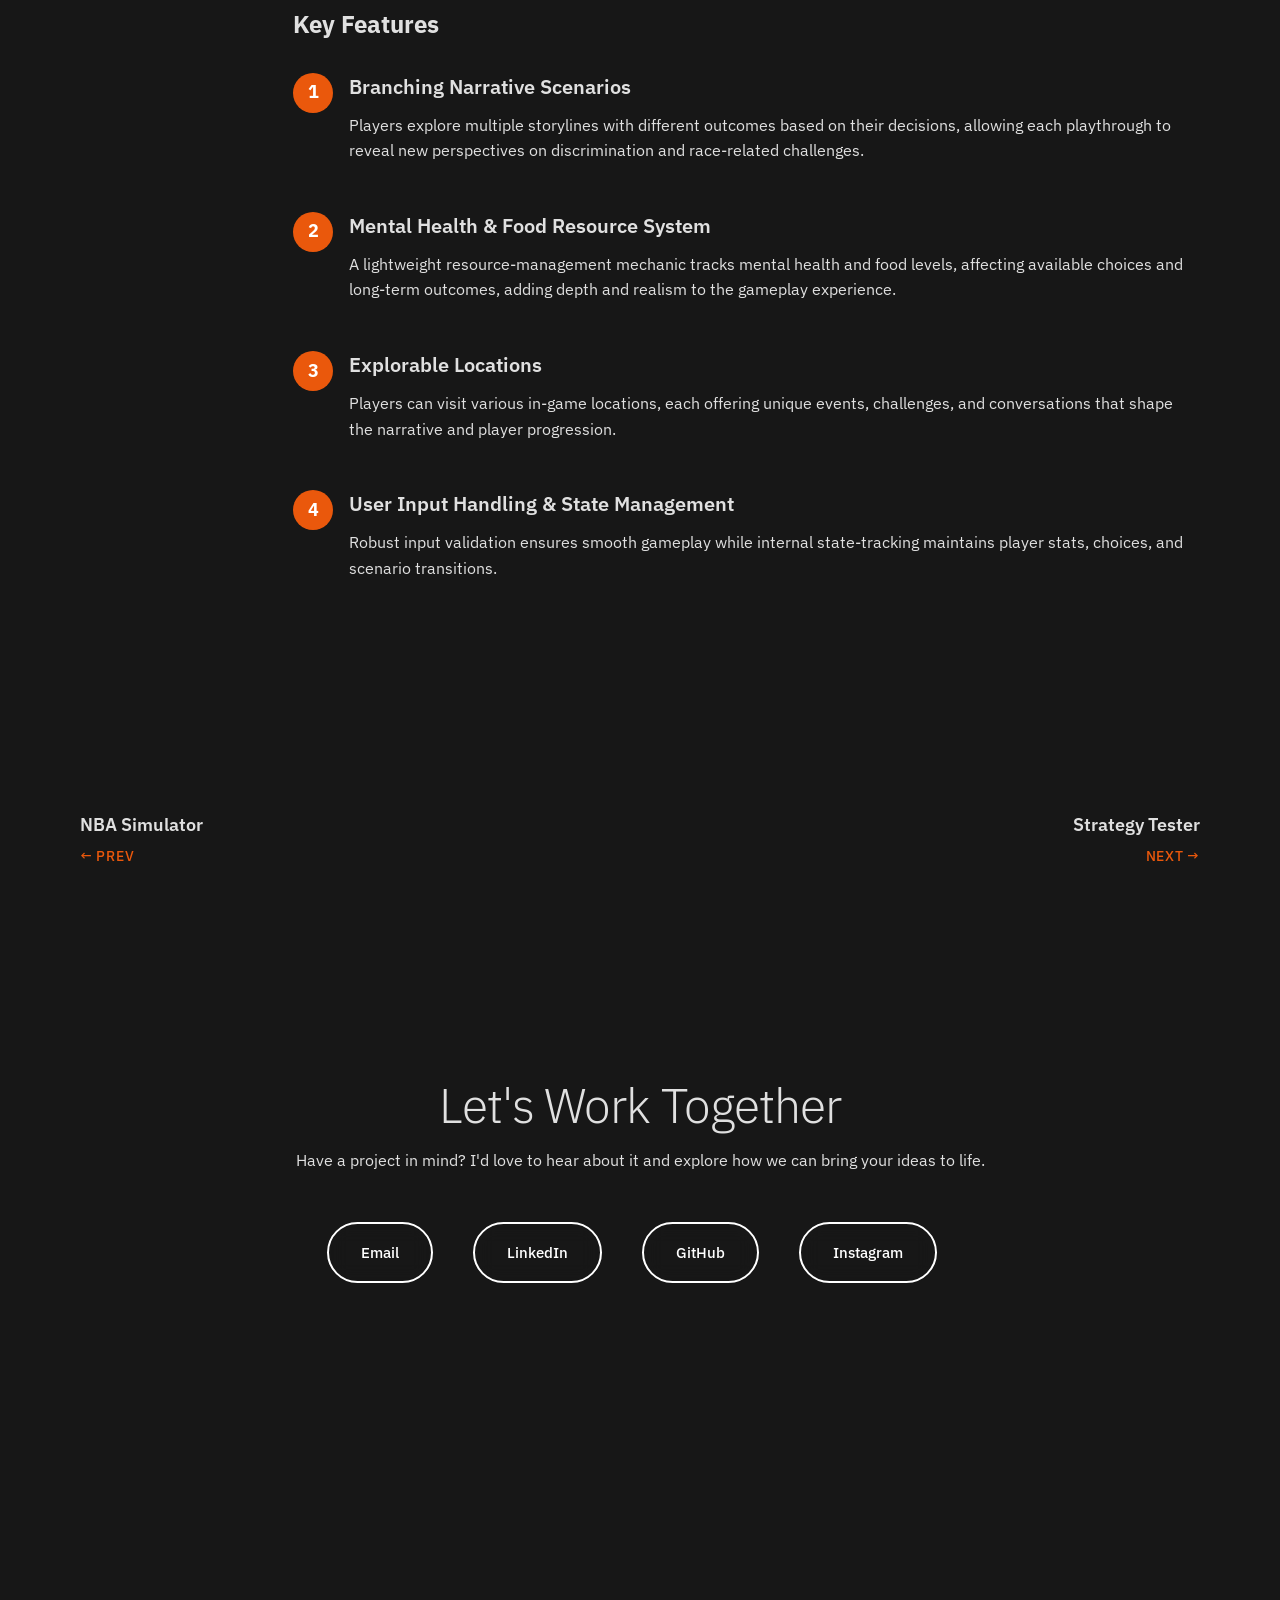
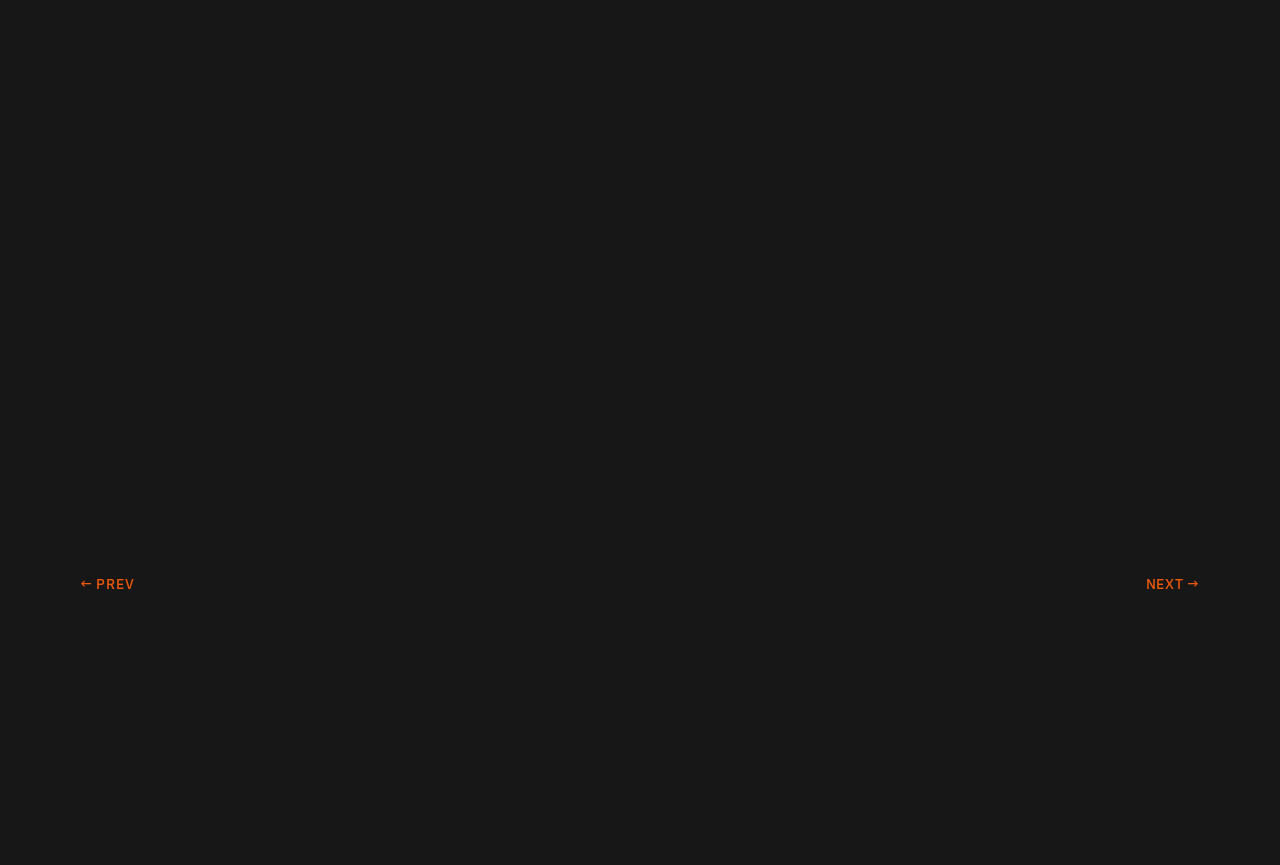
<file: work/discrimination-rpg.html>
<!DOCTYPE html>
<html lang="en">
<head>
    <meta charset="UTF-8">
    <meta name="viewport" content="width=device-width, initial-scale=1.0">
    <title>Discrimination RPG - Altaz Punja</title>

    <!-- Open Graph / Facebook -->
    <meta property="og:type" content="website">
    <meta property="og:url" content="https://altazp.github.io/altaz-portfolio/work/discrimination-rpg.html">
    <meta property="og:title" content="Discrimination RPG - Altaz Punja">
    <meta property="og:description" content="An interactive text-based role-playing game designed to immerse players in real-world social scenarios involving discrimination, bias, and difficult decision-making.">
    <meta property="og:image" content="https://altazp.github.io/altaz-portfolio/assets/images/preview/home-preview.png">

    <!-- Twitter -->
    <meta property="twitter:card" content="summary_large_image">
    <meta property="twitter:url" content="https://altazp.github.io/altaz-portfolio/work/discrimination-rpg.html">
    <meta property="twitter:title" content="Discrimination RPG - Altaz Punja">
    <meta property="twitter:description" content="An interactive text-based role-playing game designed to immerse players in real-world social scenarios involving discrimination, bias, and difficult decision-making.">
    <meta property="twitter:image" content="https://altazp.github.io/altaz-portfolio/assets/images/preview/home-preview.png">

    <link rel="icon" href="../assets/icons/logo-ap-orange.svg" type="image/svg+xml">
    <link rel="shortcut icon" href="../assets/icons/logo-ap-orange.svg" type="image/svg+xml">
    <link rel="icon" href="../assets/icons/logo-ap-orange.svg?v=1" type="image/svg+xml">
    <link href="https://fonts.googleapis.com/css2?family=IBM+Plex+Sans:wght@300;400;500;600;700&display=swap" rel="stylesheet">
    <link rel="stylesheet" href="../assets/css/main.css?v=1761930258">
    <style>
        /* Prevent navigation flash on first load */
        .nav {
            background: rgba(250, 250, 250, 0.1) !important;
        }
        body[data-theme="dark"] .nav {
            background: rgba(23, 23, 23, 0.1) !important;
        }
    </style>

    <!-- JSON-LD Structured Data -->
    <script type="application/ld+json">
    {
        "@context": "https://schema.org",
        "@type": "CreativeWork",
        "name": "Discrimination RPG",
        "description": "An interactive text-based role-playing game designed to immerse players in real-world social scenarios involving discrimination, bias, and difficult decision-making.",
        "author": {
            "@type": "Person",
            "name": "Altaz Punja",
            "url": "https://altazp.github.io/altaz-portfolio/"
        },
        "datePublished": "2024",
        "keywords": ["game development", "python", "interactive fiction", "social impact", "role-playing game", "text-based game", "discrimination awareness"],
        "about": {
            "@type": "Thing",
            "name": "Interactive Game Development"
        },
        "url": "https://altazp.github.io/altaz-portfolio/work/discrimination-rpg.html",
        "inLanguage": "en-US"
    }
    </script>
</head>
<body>
    <script>
        // Apply theme immediately to prevent flash
        (function() {
            const savedTheme = localStorage.getItem('theme');
            if (savedTheme === 'light') {
                document.body.removeAttribute('data-theme');
            } else {
                document.body.setAttribute('data-theme', 'dark');
            }

            // Update theme-responsive images early and add loaded class
            function updateEarlyThemeImages() {
                const images = document.querySelectorAll('.theme-responsive-image');
                const isDark = document.body.getAttribute('data-theme') === 'dark';

                images.forEach(img => {
                    const src = img.src;
                    if (isDark) {
                        img.src = src.replace('-light.png', '-dark.png');
                    } else {
                        img.src = src.replace('-dark.png', '-light.png');
                    }
                    img.classList.add('loaded');
                });
            }

            // Run immediately if images exist, otherwise wait for DOM
            if (document.readyState === 'loading') {
                document.addEventListener('DOMContentLoaded', updateEarlyThemeImages);
            } else {
                updateEarlyThemeImages();
            }
        })();
    </script>

    <!-- Navigation -->
    <nav class="nav">
        <div class="nav-container">
            <a href="../index.html" class="logo">
                <div class="logo-container">
                    <div class="logo-svg"></div>
                    <span class="logo-text">Altaz Punja</span>
                </div>
            </a>
            <div class="nav-right">
                <ul class="nav-links">
                    <li><a href="../index.html"><span class="link-text">Home</span></a></li>
                    <li><a href="../index.html#projects"><span class="link-text">Work</span></a></li>
                    <li><a href="../index.html#about"><span class="link-text">About</span></a></li>
                    <li><a href="../index.html#contact"><span class="link-text">Contact</span></a></li>
                    <li><a href="../resume.html"><span class="link-text">Resume</span></a></li>
                </ul>
                <button class="nav-theme-toggle" onclick="toggleTheme()">
                    <svg width="24" height="24" viewBox="0 0 24 24" fill="none" xmlns="http://www.w3.org/2000/svg">
                        <path fill-rule="evenodd" clip-rule="evenodd" d="M9.98038 2.73135C9.79117 2.67374 9.59078 2.67397 9.40415 2.72944C7.79045 3.18158 6.32264 4.04719 5.14599 5.24078C3.96517 6.4386 3.11882 7.92491 2.69124 9.55165C2.26365 11.1784 2.26977 12.8888 2.70898 14.5124C3.14819 16.136 4.00515 17.6163 5.19451 18.8056C6.38386 19.995 7.86409 20.8519 9.48773 21.2911C11.1114 21.7303 12.8218 21.7364 14.4485 21.3088C16.0752 20.8812 17.5615 20.0348 18.7593 18.854C19.9525 17.6778 20.8179 16.2106 21.2702 14.5976C21.324 14.4177 21.3265 14.2247 21.275 14.041C21.1538 13.6089 20.7597 13.3102 20.311 13.3106C20.2099 13.3107 20.1116 13.326 20.0186 13.3546C18.7246 13.7093 17.3598 13.7164 16.0619 13.3751C14.7554 13.0314 13.5636 12.347 12.6083 11.3918C11.6531 10.4365 10.9686 9.24468 10.625 7.93818C10.2834 6.63949 10.2908 5.27379 10.6461 3.9791C10.6732 3.89024 10.6881 3.79655 10.6893 3.70018C10.6947 3.25564 10.4057 2.86084 9.98038 2.73135ZM6.57028 6.64485C7.11058 6.09677 7.72838 5.63598 8.40126 5.27566C8.32141 6.33717 8.41781 7.40898 8.69079 8.44689C9.12451 10.096 9.98839 11.6003 11.1941 12.806C12.3998 14.0117 13.9041 14.8756 15.5532 15.3093C16.5911 15.5822 17.6629 15.6786 18.7244 15.5988C18.3641 16.2717 17.9033 16.8894 17.3553 17.4297C16.4063 18.3652 15.2288 19.0357 13.9401 19.3745C12.6513 19.7133 11.2963 19.7084 10.01 19.3605C8.72365 19.0125 7.55096 18.3336 6.60871 17.3914C5.66647 16.4492 4.98755 15.2765 4.63959 13.9902C4.29163 12.7039 4.28679 11.3488 4.62553 10.0601C4.96428 8.77132 5.63479 7.59381 6.57028 6.64485Z" fill="currentColor"/>
                    </svg>
                </button>
            </div>
        </div>
    </nav>

    <!-- Mobile Menu Toggle Button (Outside nav for proper z-index layering) -->
    <button class="nav-mobile-toggle" onclick="toggleMobileMenu()" aria-label="Toggle mobile menu">
        <span class="hamburger-bar"></span>
        <span class="hamburger-bar"></span>
        <span class="hamburger-bar"></span>
    </button>

    <!-- Mobile Menu Overlay -->
    <div class="mobile-menu-overlay" id="mobileMenuOverlay">
        <div class="mobile-menu-content">
            <nav class="mobile-nav">
                <a href="../index.html" onclick="toggleMobileMenu()"><span class="mobile-link-text">Home</span></a>
                <a href="../index.html#projects" onclick="toggleMobileMenu()"><span class="mobile-link-text">Work</span></a>
                <a href="../index.html#about" onclick="toggleMobileMenu()"><span class="mobile-link-text">About</span></a>
                <a href="../index.html#contact" onclick="toggleMobileMenu()"><span class="mobile-link-text">Contact</span></a>
                <a href="../resume.html" onclick="toggleMobileMenu()"><span class="mobile-link-text">Resume</span></a>
            </nav>
            <button class="mobile-theme-toggle" onclick="toggleTheme()">
                <svg width="24" height="24" viewBox="0 0 24 24" fill="none" xmlns="http://www.w3.org/2000/svg">
                    <path fill-rule="evenodd" clip-rule="evenodd" d="M9.98038 2.73135C9.79117 2.67374 9.59078 2.67397 9.40415 2.72944C7.79045 3.18158 6.32264 4.04719 5.14599 5.24078C3.96517 6.4386 3.11882 7.92491 2.69124 9.55165C2.26365 11.1784 2.26977 12.8888 2.70898 14.5124C3.14819 16.136 4.00515 17.6163 5.19451 18.8056C6.38386 19.995 7.86409 20.8519 9.48773 21.2911C11.1114 21.7303 12.8218 21.7364 14.4485 21.3088C16.0752 20.8812 17.5615 20.0348 18.7593 18.854C19.9525 17.6778 20.8179 16.2106 21.2702 14.5976C21.324 14.4177 21.3265 14.2247 21.275 14.041C21.1538 13.6089 20.7597 13.3102 20.311 13.3106C20.2099 13.3107 20.1116 13.326 20.0186 13.3546C18.7246 13.7093 17.3598 13.7164 16.0619 13.3751C14.7554 13.0314 13.5636 12.347 12.6083 11.3918C11.6531 10.4365 10.9686 9.24468 10.625 7.93818C10.2834 6.63949 10.2908 5.27379 10.6461 3.9791C10.6732 3.89024 10.6881 3.79655 10.6893 3.70018C10.6947 3.25564 10.4057 2.86084 9.98038 2.73135ZM6.57028 6.64485C7.11058 6.09677 7.72838 5.63598 8.40126 5.27566C8.32141 6.33717 8.41781 7.40898 8.69079 8.44689C9.12451 10.096 9.98839 11.6003 11.1941 12.806C12.3998 14.0117 13.9041 14.8756 15.5532 15.3093C16.5911 15.5822 17.6629 15.6786 18.7244 15.5988C18.3641 16.2717 17.9033 16.8894 17.3553 17.4297C16.4063 18.3652 15.2288 19.0357 13.9401 19.3745C12.6513 19.7133 11.2963 19.7084 10.01 19.3605C8.72365 19.0125 7.55096 18.3336 6.60871 17.3914C5.66647 16.4492 4.98755 15.2765 4.63959 13.9902C4.29163 12.7039 4.28679 11.3488 4.62553 10.0601C4.96428 8.77132 5.63479 7.59381 6.57028 6.64485Z" fill="currentColor"/>
                </svg>
            </button>
        </div>
    </div>

    <!-- Project Hero Section -->
    <section class="project-hero">
        <div class="container">
            <div class="project-breadcrumb">
                <a href="../index.html#projects">← Back</a>
            </div>
            <div class="project-header">
                <h1 class="project-title"><!-- Dynamic content from PROJECTS config --></h1>
                <p class="project-subtitle"><!-- Dynamic content from PROJECTS config --></p>
            </div>
        </div>
    </section>

    <!-- Project Featured Image with Metadata -->
    <section class="project-featured-image">
        <div class="container">
            <div class="featured-image-container">
                <div class="featured-image-carousel-container" id="featuredCarouselContainer">
                    <div class="featured-image-carousel-track" id="featuredCarouselTrack" data-position="0">
                        <div class="featured-image-slide">
                            <img src="../assets/images/work/discrimination-rpg-1-light.png" alt="Discrimination RPG main hub showing player choices" class="theme-responsive-image">
                        </div>
                        <div class="featured-image-slide">
                            <img src="../assets/images/work/discrimination-rpg-2-light.png" alt="Dialogue scene with empathy-driven branching responses" class="theme-responsive-image">
                        </div>
                        <div class="featured-image-slide">
                            <img src="../assets/images/work/discrimination-rpg-3-light.png" alt="In-game letter detailing story context and player briefing" class="theme-responsive-image">
                        </div>
                        <div class="featured-image-slide">
                            <img src="../assets/images/work/discrimination-rpg-4-light.png" alt="Market encounter showing option menu and stats banner" class="theme-responsive-image">
                        </div>
                        <div class="featured-image-slide">
                            <img src="../assets/images/work/discrimination-rpg-5-light.png" alt="Outcome recap highlighting player decisions and reflections" class="theme-responsive-image">
                        </div>
                    </div>
                </div>
                <div class="project-meta-overlay">
                    <div class="featured-carousel-indicators">
                        <button class="indicator active" data-slide="0" onclick="goToFeaturedSlide(0)"></button>
                        <button class="indicator" data-slide="1" onclick="goToFeaturedSlide(1)"></button>
                        <button class="indicator" data-slide="2" onclick="goToFeaturedSlide(2)"></button>
                        <button class="indicator" data-slide="3" onclick="goToFeaturedSlide(3)"></button>
                        <button class="indicator" data-slide="4" onclick="goToFeaturedSlide(4)"></button>
                    </div>
                    <div class="project-meta">
                        <div class="meta-item">
                            <span class="meta-label">Role</span>
                            <span class="meta-value">Director of UX / Designer</span>
                        </div>
                        <div class="meta-item">
                            <span class="meta-label">Timeline</span>
                            <span class="meta-value">6 months</span>
                        </div>
                        <div class="meta-item">
                            <span class="meta-label">Team</span>
                            <span class="meta-value">1 designer, 3 developers, 1 PM</span>
                        </div>
                    </div>
                </div>
            </div>
        </div>
    </section>

    <!-- Project Content -->
    <section class="project-content">
        <div class="container">
            <div class="content-grid">
                <aside class="content-sidebar">
                    <nav class="project-nav">
                        <div class="project-nav-back">
                            <a href="../index.html#projects">← Back</a>
                        </div>
                        <h3>Contents</h3>
                        <ul>
                            <li><a href="#overview">Overview</a></li>
                            <li><a href="#coreTechnologies">Core Technologies</a></li>
                            <li><a href="#purpose">Purpose</a></li>
                            <li><a href="#keyFeatures">Key Features</a></li>
                        </ul>
                    </nav>
                </aside>

                <main class="content-main">
                    <section id="overview" class="content-section">
                        <h2></h2>
                        <div class="section-content"></div>
                    </section>

                    <section id="coreTechnologies" class="content-section">
                        <h2></h2>
                        <div class="section-content"></div>
                    </section>

                    <section id="purpose" class="content-section">
                        <h2></h2>
                        <div class="section-content"></div>
                    </section>

                    <section id="keyFeatures" class="content-section">
                        <h2></h2>
                        <div class="section-content"></div>
                    </section>
                </main>
            </div>
        </div>
    </section>

    <!-- Project Navigation -->
    <section class="project-navigation">
        <div class="container">
            <div class="projects-grid">
                <a href="#" class="nav-prev-next align-left">
                    <span class="nav-prev-next-title"><!-- Dynamic from PROJECTS config --></span>
                    <span class="nav-prev-next-direction">← PREV</span>
                </a>
                <a href="#" class="nav-prev-next align-right">
                    <span class="nav-prev-next-title"><!-- Dynamic from PROJECTS config --></span>
                    <span class="nav-prev-next-direction">NEXT →</span>
                </a>
            </div>
        </div>
    </section>

    <!-- Contact Section -->
    <section class="contact" id="contact">
        <div class="container">
            <h2 class="section-title">Let's Work Together</h2>
            <p>Have a project in mind? I'd love to hear about it and explore how we can bring your ideas to life.</p>
            <div class="contact-buttons">
                <a href="mailto:altazp@gmail.com" class="button btn-secondary">Email</a>
                <a href="https://www.linkedin.com/in/altazpunja/" class="button btn-secondary" target="_blank" rel="noopener noreferrer">LinkedIn</a>
                <a href="https://github.com/AltazP" class="button btn-secondary" target="_blank" rel="noopener noreferrer">GitHub</a>
                <a href="https://www.instagram.com/altazp/" class="button btn-secondary" target="_blank" rel="noopener noreferrer">Instagram</a>
            </div>
        </div>
    </section>

    <!-- Bottom Spacing -->
    <div class="bottom-spacing"></div>

    <!-- Back to Projects Button -->
    <a href="../index.html#projects" class="btn-arrow btn-arrow-md back-to-projects">
        <svg width="24" height="24" viewBox="0 0 24 24" fill="none" xmlns="http://www.w3.org/2000/svg">
            <path d="M18 12L6 12M10 8L6 12L10 16" stroke-width="2" stroke-linecap="round" stroke-linejoin="round"/>
        </svg>
    </a>
    <!-- Back to Top Button -->
    <button class="btn-arrow btn-arrow-md btn-arrow-filled back-to-top" onclick="scrollToTop()">
        <svg width="24" height="24" viewBox="0 0 24 24" fill="none" xmlns="http://www.w3.org/2000/svg">
            <path d="M12 18L12 6M8 10L12 6L16 10" stroke-width="2" stroke-linecap="round" stroke-linejoin="round"/>
        </svg>
    </button>
    <!-- Modular JavaScript Architecture -->
    <script src="../assets/js/core/config.js?v=1760886500"></script>
    <script src="../assets/js/core/data-loader.js?v=1760886500"></script>
    <script src="../assets/js/core/theme-system.js?v=1760886500"></script>
    <script src="../assets/js/utils/helpers.js?v=1760886500"></script>
    <script src="../assets/js/utils/animations.js?v=1760886500"></script>
    <script src="../assets/js/utils/image-preloader.js?v=1760886500"></script>
    <script src="../assets/js/components/navigation.js?v=1760886500"></script>
    <script src="../assets/js/components/mobile-menu.js?v=1760886500"></script>
    <script src="../assets/js/components/logo-animation.js?v=1760886500"></script>
    <script src="../assets/js/components/carousel-base.js?v=1760886500"></script>
    <script src="../assets/js/components/carousel-about.js?v=1760886500"></script>
    <script src="../assets/js/components/carousel-project.js?v=1760886500"></script>
    <script src="../assets/js/components/carousel-featured.js?v=1760886500"></script>
    <script src="../assets/js/content/project-renderer.js?v=1760886500"></script>
    <script src="../assets/js/content/carousel-renderer.js?v=1760886500"></script>
    <script src="../assets/js/content/brand-renderer.js?v=1760886500"></script>
    <script src="../assets/js/content/resume-renderer.js?v=1760886500"></script>
    <script src="../assets/js/content/case-study-renderer.js?v=1760886500"></script>
    <script src="../assets/js/marked.min.js"></script>
    <script src="../assets/js/main.js?v=1760886500"></script>
</body>
</html>







































































































































                </main>
            </div>
        </div>
    </section>

    <!-- Project Navigation -->
    <section class="project-navigation">
        <div class="container">
            <div class="projects-grid">
                <a href="#" class="nav-prev-next align-left">
                    <span class="nav-prev-next-title"><!-- Dynamic from PROJECTS config --></span>
                    <span class="nav-prev-next-direction">← PREV</span>
                </a>
                <a href="#" class="nav-prev-next align-right">
                    <span class="nav-prev-next-title"><!-- Dynamic from PROJECTS config --></span>
                    <span class="nav-prev-next-direction">NEXT →</span>
                </a>
            </div>
        </div>
    </section>

    <!-- Bottom Spacing -->
    <div class="bottom-spacing"></div>

    <script src="../assets/js/main.js?v=1760886500"></script>
</body>
</html>
</file>
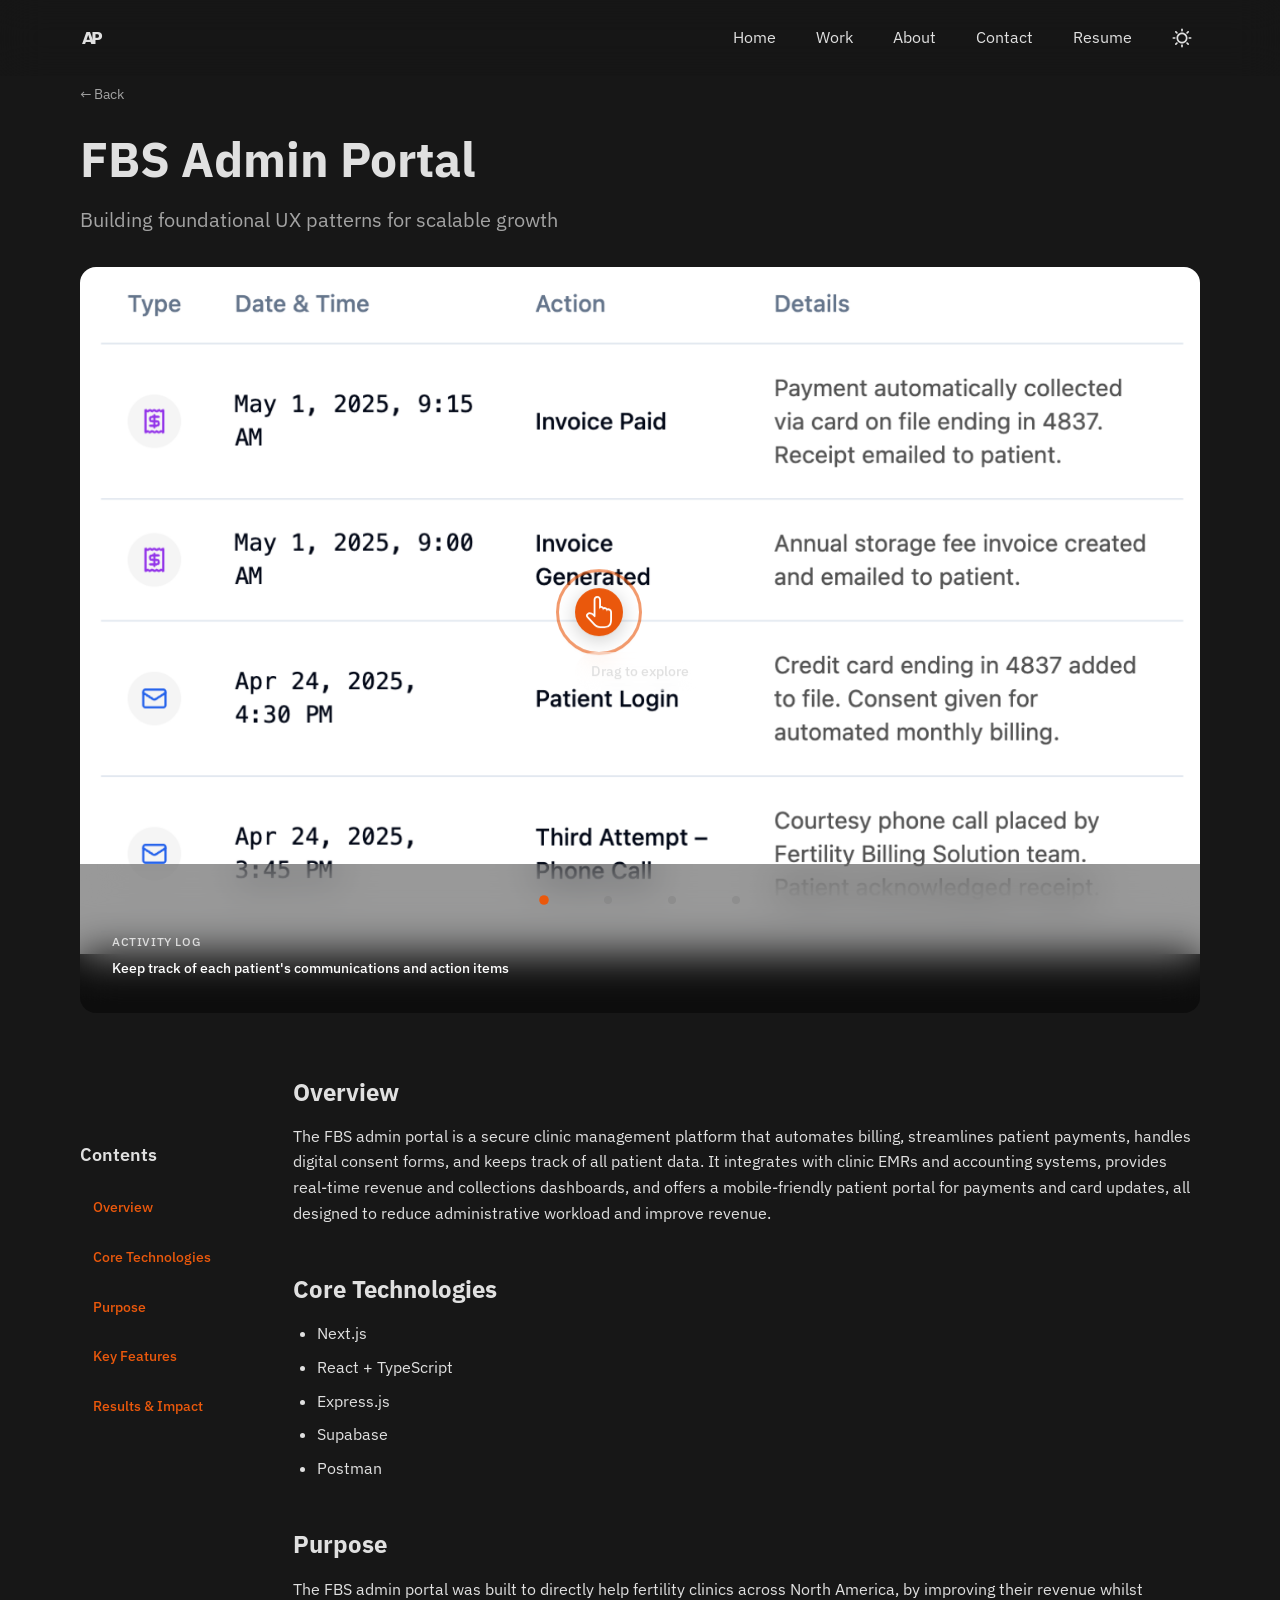
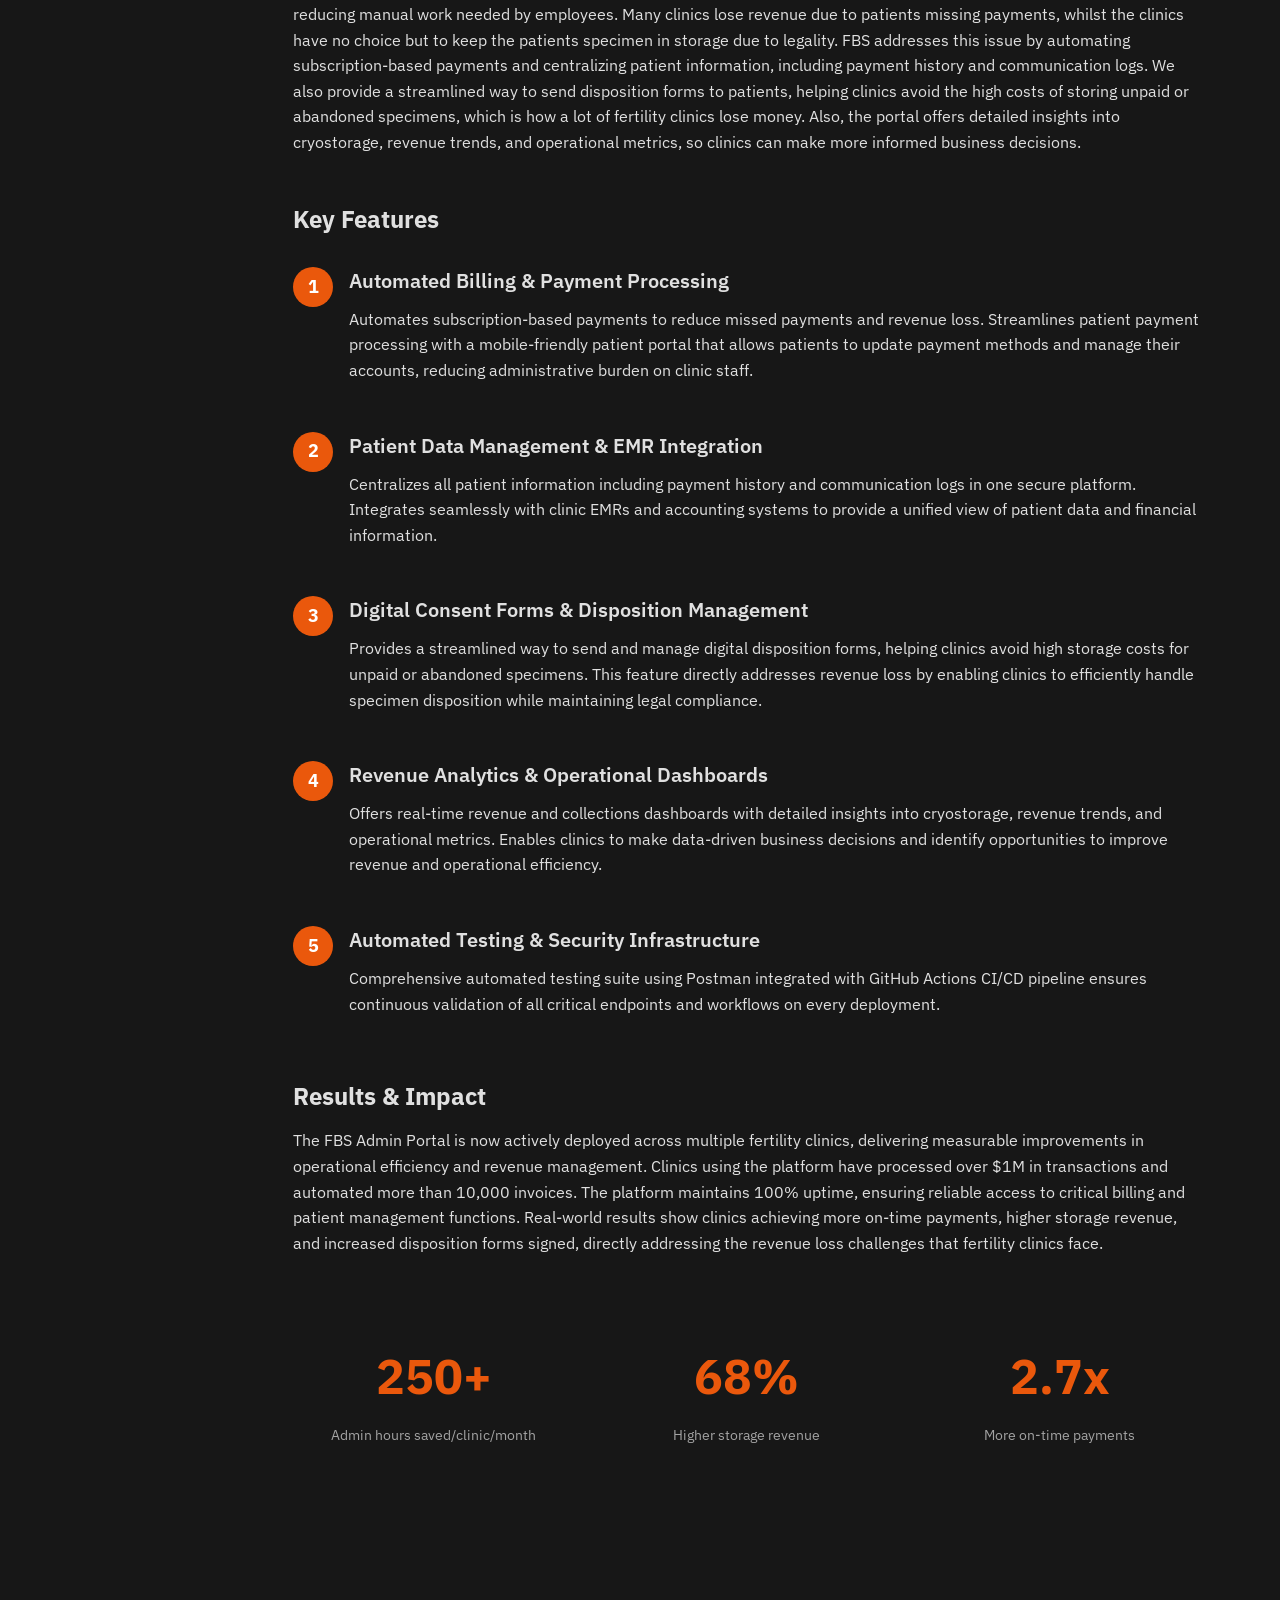
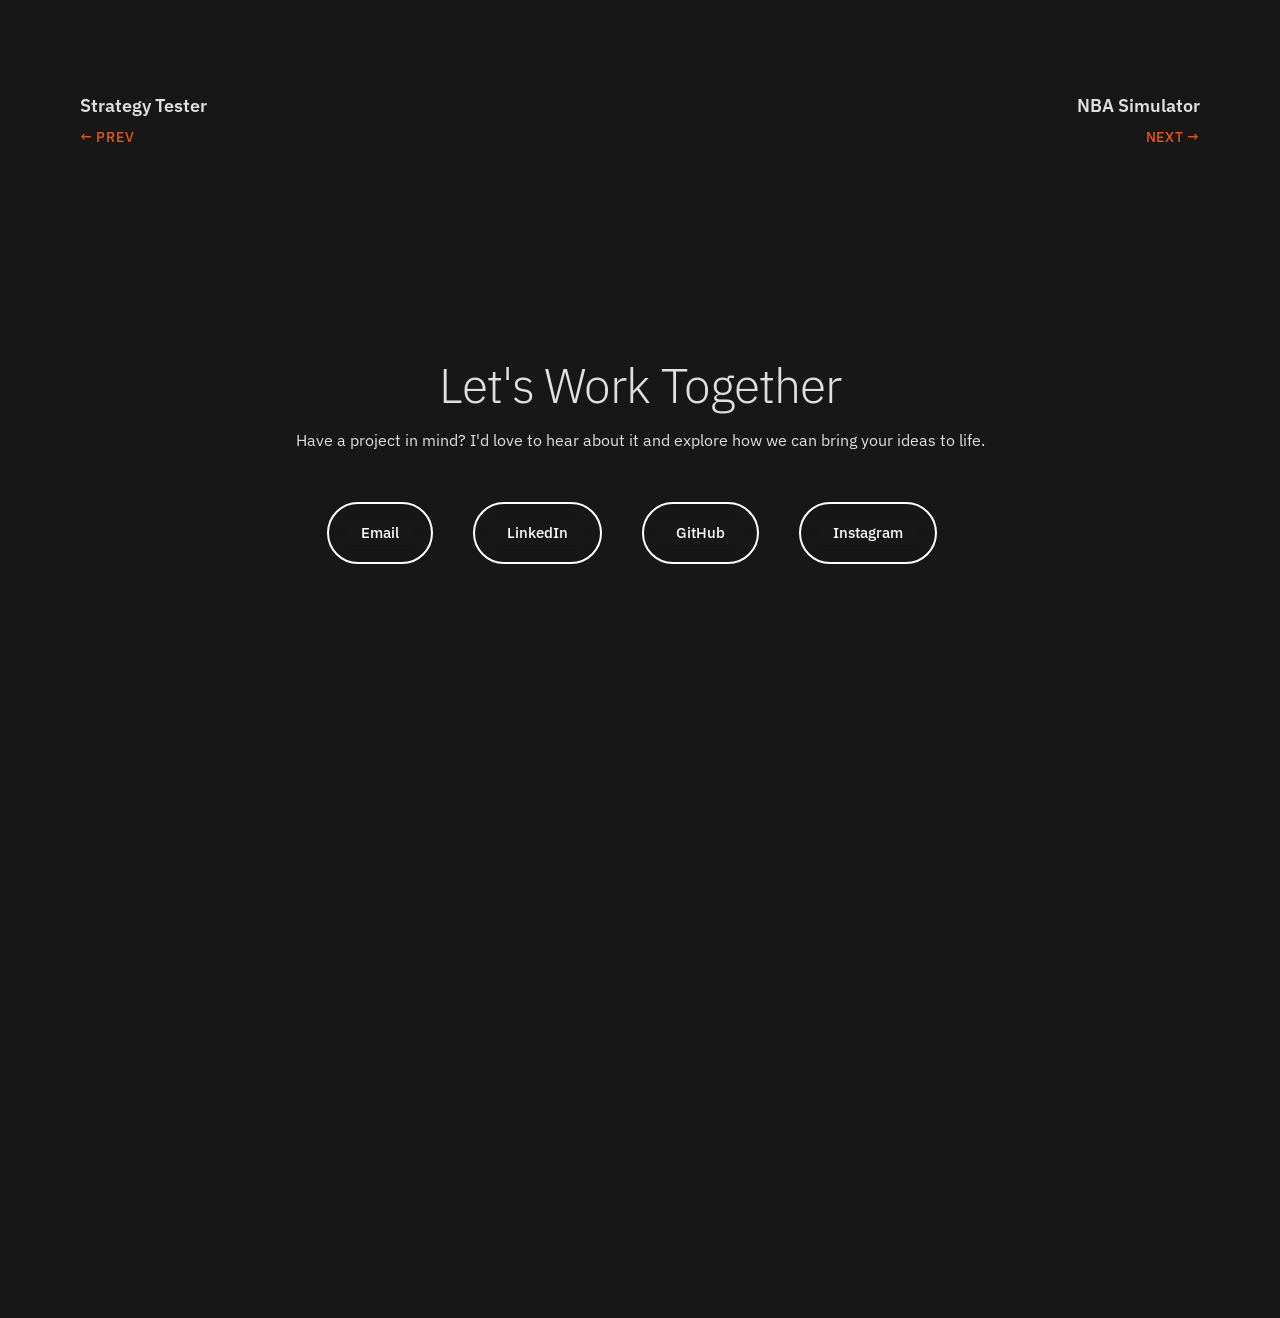
<file: work/fbs-admin.html>
<!DOCTYPE html>
<html lang="en">
<head>
    <meta charset="UTF-8">
    <meta name="viewport" content="width=device-width, initial-scale=1.0">
    <title>FBS Admin Portal - Altaz Punja</title>

    <!-- Open Graph / Facebook -->
    <meta property="og:type" content="website">
    <meta property="og:url" content="https://altazp.github.io/altaz-portfolio/work/fbs-admin.html">
    <meta property="og:title" content="FBS Admin Portal - Altaz Punja">
    <meta property="og:description" content="A comprehensive SaaS admin portal for fertility clinic billing and patient management.">
    <meta property="og:image" content="https://altazp.github.io/altaz-portfolio/assets/images/preview/home-preview.png">

    <!-- Twitter -->
    <meta property="twitter:card" content="summary_large_image">
    <meta property="twitter:url" content="https://altazp.github.io/altaz-portfolio/work/fbs-admin.html">
    <meta property="twitter:title" content="FBS Admin Portal - Altaz Punja">
    <meta property="twitter:description" content="A comprehensive SaaS admin portal for fertility clinic billing and patient management.">
    <meta property="twitter:image" content="https://altazp.github.io/altaz-portfolio/assets/images/preview/home-preview.png">

    <link rel="icon" href="../assets/icons/logo-ap-orange.svg" type="image/svg+xml">
    <link rel="shortcut icon" href="../assets/icons/logo-ap-orange.svg" type="image/svg+xml">
    <link rel="icon" href="../assets/icons/logo-ap-orange.svg?v=1" type="image/svg+xml">
    <link href="https://fonts.googleapis.com/css2?family=IBM+Plex+Sans:wght@300;400;500;600;700&display=swap" rel="stylesheet">
    <link rel="stylesheet" href="../assets/css/main.css?v=1761930258">
    <style>
        /* Prevent navigation flash on first load */
        .nav {
            background: rgba(250, 250, 250, 0.1) !important;
        }
        body[data-theme="dark"] .nav {
            background: rgba(23, 23, 23, 0.1) !important;
        }
    </style>

    <!-- JSON-LD Structured Data -->
    <script type="application/ld+json">
    {
        "@context": "https://schema.org",
        "@type": "CreativeWork",
        "name": "Building FBS Admin Portal",
        "description": "Leading UX strategy for platform consolidation—unifying legacy products into a modern, AI-enhanced SaaS solution. Orchestrated design for 5 integrated products with rapid prototyping and continuous user validation.",
        "author": {
            "@type": "Person",
            "name": "Altaz Punja",
            "url": "https://altazp.github.io/altaz-portfolio/"
        },
        "datePublished": "2024",
        "keywords": ["product design", "UX strategy", "platform consolidation", "SaaS", "AI integration", "greenfield development", "user research"],
        "about": {
            "@type": "Thing",
            "name": "FBS Admin Portal Development"
        },
        "url": "https://altazp.github.io/altaz-portfolio/work/fbs-admin.html",
        "inLanguage": "en-US"
    }
    </script>
</head>
<body>
    <script>
        // Apply theme immediately to prevent flash
        (function() {
            const savedTheme = localStorage.getItem('theme');
            if (savedTheme === 'light') {
                document.body.removeAttribute('data-theme');
            } else {
                document.body.setAttribute('data-theme', 'dark');
            }

            // Update theme-responsive images early and add loaded class
            function updateEarlyThemeImages() {
                const images = document.querySelectorAll('.theme-responsive-image');
                const isDark = document.body.getAttribute('data-theme') === 'dark';

                images.forEach(img => {
                    const src = img.src;
                    if (isDark) {
                        img.src = src.replace('-light.png', '-dark.png');
                    } else {
                        img.src = src.replace('-dark.png', '-light.png');
                    }
                    img.classList.add('loaded');
                });
            }

            // Run immediately if images exist, otherwise wait for DOM
            if (document.readyState === 'loading') {
                document.addEventListener('DOMContentLoaded', updateEarlyThemeImages);
            } else {
                updateEarlyThemeImages();
            }
        })();
    </script>
    <!-- Navigation -->
    <nav class="nav">
        <div class="nav-container">
            <a href="../index.html" class="logo">
                <div class="logo-container">
                    <div class="logo-svg"></div>
                    <span class="logo-text">Altaz Punja</span>
                </div>
            </a>
            <div class="nav-right">
                <ul class="nav-links">
                    <li><a href="../index.html"><span class="link-text">Home</span></a></li>
                    <li><a href="../index.html#projects"><span class="link-text">Work</span></a></li>
                    <li><a href="../index.html#about"><span class="link-text">About</span></a></li>
                    <li><a href="../index.html#contact"><span class="link-text">Contact</span></a></li>
                    <li><a href="../resume.html"><span class="link-text">Resume</span></a></li>
                </ul>
                <button class="nav-theme-toggle" onclick="toggleTheme()">
                    <svg width="24" height="24" viewBox="0 0 24 24" fill="none" xmlns="http://www.w3.org/2000/svg">
                        <path fill-rule="evenodd" clip-rule="evenodd" d="M9.98038 2.73135C9.79117 2.67374 9.59078 2.67397 9.40415 2.72944C7.79045 3.18158 6.32264 4.04719 5.14599 5.24078C3.96517 6.4386 3.11882 7.92491 2.69124 9.55165C2.26365 11.1784 2.26977 12.8888 2.70898 14.5124C3.14819 16.136 4.00515 17.6163 5.19451 18.8056C6.38386 19.995 7.86409 20.8519 9.48773 21.2911C11.1114 21.7303 12.8218 21.7364 14.4485 21.3088C16.0752 20.8812 17.5615 20.0348 18.7593 18.854C19.9525 17.6778 20.8179 16.2106 21.2702 14.5976C21.324 14.4177 21.3265 14.2247 21.275 14.041C21.1538 13.6089 20.7597 13.3102 20.311 13.3106C20.2099 13.3107 20.1116 13.326 20.0186 13.3546C18.7246 13.7093 17.3598 13.7164 16.0619 13.3751C14.7554 13.0314 13.5636 12.347 12.6083 11.3918C11.6531 10.4365 10.9686 9.24468 10.625 7.93818C10.2834 6.63949 10.2908 5.27379 10.6461 3.9791C10.6732 3.89024 10.6881 3.79655 10.6893 3.70018C10.6947 3.25564 10.4057 2.86084 9.98038 2.73135ZM6.57028 6.64485C7.11058 6.09677 7.72838 5.63598 8.40126 5.27566C8.32141 6.33717 8.41781 7.40898 8.69079 8.44689C9.12451 10.096 9.98839 11.6003 11.1941 12.806C12.3998 14.0117 13.9041 14.8756 15.5532 15.3093C16.5911 15.5822 17.6629 15.6786 18.7244 15.5988C18.3641 16.2717 17.9033 16.8894 17.3553 17.4297C16.4063 18.3652 15.2288 19.0357 13.9401 19.3745C12.6513 19.7133 11.2963 19.7084 10.01 19.3605C8.72365 19.0125 7.55096 18.3336 6.60871 17.3914C5.66647 16.4492 4.98755 15.2765 4.63959 13.9902C4.29163 12.7039 4.28679 11.3488 4.62553 10.0601C4.96428 8.77132 5.63479 7.59381 6.57028 6.64485Z" fill="currentColor"/>
                    </svg>
                </button>
            </div>
        </div>
    </nav>

    <!-- Mobile Menu Toggle Button (Outside nav for proper z-index layering) -->
    <button class="nav-mobile-toggle" onclick="toggleMobileMenu()" aria-label="Toggle mobile menu">
        <span class="hamburger-bar"></span>
        <span class="hamburger-bar"></span>
        <span class="hamburger-bar"></span>
    </button>

    <!-- Mobile Menu Overlay -->
    <div class="mobile-menu-overlay" id="mobileMenuOverlay">
        <div class="mobile-menu-content">
            <nav class="mobile-nav">
                <a href="../index.html" onclick="toggleMobileMenu()"><span class="mobile-link-text">Home</span></a>
                <a href="../index.html#projects" onclick="toggleMobileMenu()"><span class="mobile-link-text">Work</span></a>
                <a href="../index.html#about" onclick="toggleMobileMenu()"><span class="mobile-link-text">About</span></a>
                <a href="../index.html#contact" onclick="toggleMobileMenu()"><span class="mobile-link-text">Contact</span></a>
                <a href="../resume.html" onclick="toggleMobileMenu()"><span class="mobile-link-text">Resume</span></a>
            </nav>
            <button class="mobile-theme-toggle" onclick="toggleTheme()">
                <svg width="24" height="24" viewBox="0 0 24 24" fill="none" xmlns="http://www.w3.org/2000/svg">
                    <path fill-rule="evenodd" clip-rule="evenodd" d="M9.98038 2.73135C9.79117 2.67374 9.59078 2.67397 9.40415 2.72944C7.79045 3.18158 6.32264 4.04719 5.14599 5.24078C3.96517 6.4386 3.11882 7.92491 2.69124 9.55165C2.26365 11.1784 2.26977 12.8888 2.70898 14.5124C3.14819 16.136 4.00515 17.6163 5.19451 18.8056C6.38386 19.995 7.86409 20.8519 9.48773 21.2911C11.1114 21.7303 12.8218 21.7364 14.4485 21.3088C16.0752 20.8812 17.5615 20.0348 18.7593 18.854C19.9525 17.6778 20.8179 16.2106 21.2702 14.5976C21.324 14.4177 21.3265 14.2247 21.275 14.041C21.1538 13.6089 20.7597 13.3102 20.311 13.3106C20.2099 13.3107 20.1116 13.326 20.0186 13.3546C18.7246 13.7093 17.3598 13.7164 16.0619 13.3751C14.7554 13.0314 13.5636 12.347 12.6083 11.3918C11.6531 10.4365 10.9686 9.24468 10.625 7.93818C10.2834 6.63949 10.2908 5.27379 10.6461 3.9791C10.6732 3.89024 10.6881 3.79655 10.6893 3.70018C10.6947 3.25564 10.4057 2.86084 9.98038 2.73135ZM6.57028 6.64485C7.11058 6.09677 7.72838 5.63598 8.40126 5.27566C8.32141 6.33717 8.41781 7.40898 8.69079 8.44689C9.12451 10.096 9.98839 11.6003 11.1941 12.806C12.3998 14.0117 13.9041 14.8756 15.5532 15.3093C16.5911 15.5822 17.6629 15.6786 18.7244 15.5988C18.3641 16.2717 17.9033 16.8894 17.3553 17.4297C16.4063 18.3652 15.2288 19.0357 13.9401 19.3745C12.6513 19.7133 11.2963 19.7084 10.01 19.3605C8.72365 19.0125 7.55096 18.3336 6.60871 17.3914C5.66647 16.4492 4.98755 15.2765 4.63959 13.9902C4.29163 12.7039 4.28679 11.3488 4.62553 10.0601C4.96428 8.77132 5.63479 7.59381 6.57028 6.64485Z" fill="currentColor"/>
                </svg>
            </button>
        </div>
    </div>

    <!-- Project Hero Section -->
    <section class="project-hero">
        <div class="container">
            <div class="project-breadcrumb">
                <a href="../index.html#projects">← Back</a>
            </div>
            <div class="project-header">
                <h1 class="project-title"><!-- Dynamic content from PROJECTS config --></h1>
                <p class="project-subtitle"><!-- Dynamic content from PROJECTS config --></p>
            </div>
        </div>
    </section>

    <!-- Project Featured Image with Metadata -->
    <section class="project-featured-image">
        <div class="container">
            <div class="featured-image-container">
                <div class="featured-image-carousel-container" id="featuredCarouselContainer">
                    <div class="featured-image-carousel-track" id="featuredCarouselTrack" data-position="0">
                        <div class="featured-image-slide">
                            <img src="../assets/images/work/product-feature-1-light.png" alt="FBS Admin Portal overview" class="theme-responsive-image">
                        </div>
                        <div class="featured-image-slide">
                            <img src="../assets/images/work/product-feature-2-light.png" alt="Component system and patterns" class="theme-responsive-image">
                        </div>
                        <div class="featured-image-slide">
                            <img src="../assets/images/work/product-feature-3-light.png" alt="AI integration strategy" class="theme-responsive-image">
                        </div>
                        <div class="featured-image-slide">
                            <img src="../assets/images/work/product-feature-4-light.png" alt="Progressive disclosure and modalities" class="theme-responsive-image">
                        </div>
                    </div>
                </div>
                <div class="project-meta-overlay">
                    <div class="featured-carousel-indicators">
                        <button class="indicator active" data-slide="0" onclick="goToFeaturedSlide(0)"></button>
                        <button class="indicator" data-slide="1" onclick="goToFeaturedSlide(1)"></button>
                        <button class="indicator" data-slide="2" onclick="goToFeaturedSlide(2)"></button>
                        <button class="indicator" data-slide="3" onclick="goToFeaturedSlide(3)"></button>
                    </div>
                    <div class="project-meta">
                        <div class="meta-item">
                            <span class="meta-label">Role</span>
                            <span class="meta-value">Director of UX / Designer</span>
                        </div>
                        <div class="meta-item">
                            <span class="meta-label">Timeline</span>
                            <span class="meta-value">12 months</span>
                        </div>
                        <div class="meta-item">
                            <span class="meta-label">Team</span>
                            <span class="meta-value">2 designers, 5 developers, 1 PM</span>
                        </div>
                    </div>
                </div>
            </div>
        </div>
    </section>

    <!-- Project Content -->
    <section class="project-content">
        <div class="container">
            <div class="content-grid">
                <aside class="content-sidebar">
                    <nav class="project-nav">
                        <div class="project-nav-back">
                            <a href="../index.html#projects">← Back</a>
                        </div>
                        <h3>Contents</h3>
                        <ul>
                            <li><a href="#overview">Overview</a></li>
                            <li><a href="#coreTechnologies">Core Technologies</a></li>
                            <li><a href="#purpose">Purpose</a></li>
                            <li><a href="#keyFeatures">Key Features</a></li>
                            <li><a href="#results">Results & Impact</a></li>
                        </ul>
                    </nav>
                </aside>

                <main class="content-main">
                    <section id="overview" class="content-section">
                        <h2></h2>
                        <div class="section-content"></div>
                    </section>

                    <section id="coreTechnologies" class="content-section">
                        <h2></h2>
                        <div class="section-content"></div>
                    </section>

                    <section id="purpose" class="content-section">
                        <h2></h2>
                        <div class="section-content"></div>
                    </section>

                    <section id="keyFeatures" class="content-section">
                        <h2></h2>
                        <div class="section-content"></div>
                    </section>

                    <section id="results" class="content-section">
                        <h2></h2>
                        <div class="section-content"></div>
                    </section>
                </main>
            </div>
        </div>
    </section>

    <!-- Project Navigation -->
    <section class="project-navigation">
        <div class="container">
            <div class="projects-grid">
                <a href="#" class="nav-prev-next align-left">
                    <span class="nav-prev-next-title"><!-- Dynamic from PROJECTS config --></span>
                    <span class="nav-prev-next-direction">← PREV</span>
                </a>
                <a href="#" class="nav-prev-next align-right">
                    <span class="nav-prev-next-title"><!-- Dynamic from PROJECTS config --></span>
                    <span class="nav-prev-next-direction">NEXT →</span>
                </a>
            </div>
        </div>
    </section>

    <!-- Contact Section -->
    <section class="contact" id="contact">
        <div class="container">
            <h2 class="section-title">Let's Work Together</h2>
            <p>Have a project in mind? I'd love to hear about it and explore how we can bring your ideas to life.</p>
            <div class="contact-buttons">
                <a href="mailto:altazp@gmail.com" class="button btn-secondary">Email</a>
                <a href="https://www.linkedin.com/in/altazpunja/" class="button btn-secondary" target="_blank" rel="noopener noreferrer">LinkedIn</a>
                <a href="https://github.com/AltazP" class="button btn-secondary" target="_blank" rel="noopener noreferrer">GitHub</a>
                <a href="https://www.instagram.com/altazp/" class="button btn-secondary" target="_blank" rel="noopener noreferrer">Instagram</a>
            </div>
        </div>
    </section>

    <!-- Bottom Spacing -->
    <div class="bottom-spacing"></div>

    <!-- Back to Projects Button -->
    <a href="../index.html#projects" class="btn-arrow btn-arrow-md back-to-projects">
        <svg width="24" height="24" viewBox="0 0 24 24" fill="none" xmlns="http://www.w3.org/2000/svg">
            <path d="M18 12L6 12M10 8L6 12L10 16" stroke-width="2" stroke-linecap="round" stroke-linejoin="round"/>
        </svg>
    </a>
    <!-- Back to Top Button -->
    <button class="btn-arrow btn-arrow-md btn-arrow-filled back-to-top" onclick="scrollToTop()">
        <svg width="24" height="24" viewBox="0 0 24 24" fill="none" xmlns="http://www.w3.org/2000/svg">
            <path d="M12 18L12 6M8 10L12 6L16 10" stroke-width="2" stroke-linecap="round" stroke-linejoin="round"/>
        </svg>
    </button>
    <!-- Modular JavaScript Architecture -->
    <script src="../assets/js/core/config.js?v=1760886500"></script>
    <script src="../assets/js/core/data-loader.js?v=1760886500"></script>
    <script src="../assets/js/core/theme-system.js?v=1760886500"></script>
    <script src="../assets/js/utils/helpers.js?v=1760886500"></script>
    <script src="../assets/js/utils/animations.js?v=1760886500"></script>
    <script src="../assets/js/utils/image-preloader.js?v=1760886500"></script>
    <script src="../assets/js/components/navigation.js?v=1760886500"></script>
    <script src="../assets/js/components/mobile-menu.js?v=1760886500"></script>
    <script src="../assets/js/components/logo-animation.js?v=1760886500"></script>
    <script src="../assets/js/components/carousel-base.js?v=1760886500"></script>
    <script src="../assets/js/components/carousel-about.js?v=1760886500"></script>
    <script src="../assets/js/components/carousel-project.js?v=1760886500"></script>
    <script src="../assets/js/components/carousel-featured.js?v=1760886500"></script>
    <script src="../assets/js/content/project-renderer.js?v=1760886500"></script>
    <script src="../assets/js/content/carousel-renderer.js?v=1760886500"></script>
    <script src="../assets/js/content/brand-renderer.js?v=1760886500"></script>
    <script src="../assets/js/content/resume-renderer.js?v=1760886500"></script>
    <script src="../assets/js/content/case-study-renderer.js?v=1760886500"></script>
    <script src="../assets/js/marked.min.js"></script>
    <script src="../assets/js/main.js?v=1760886500"></script>
</body>
</html>

































































































</body>
</html>
</file>
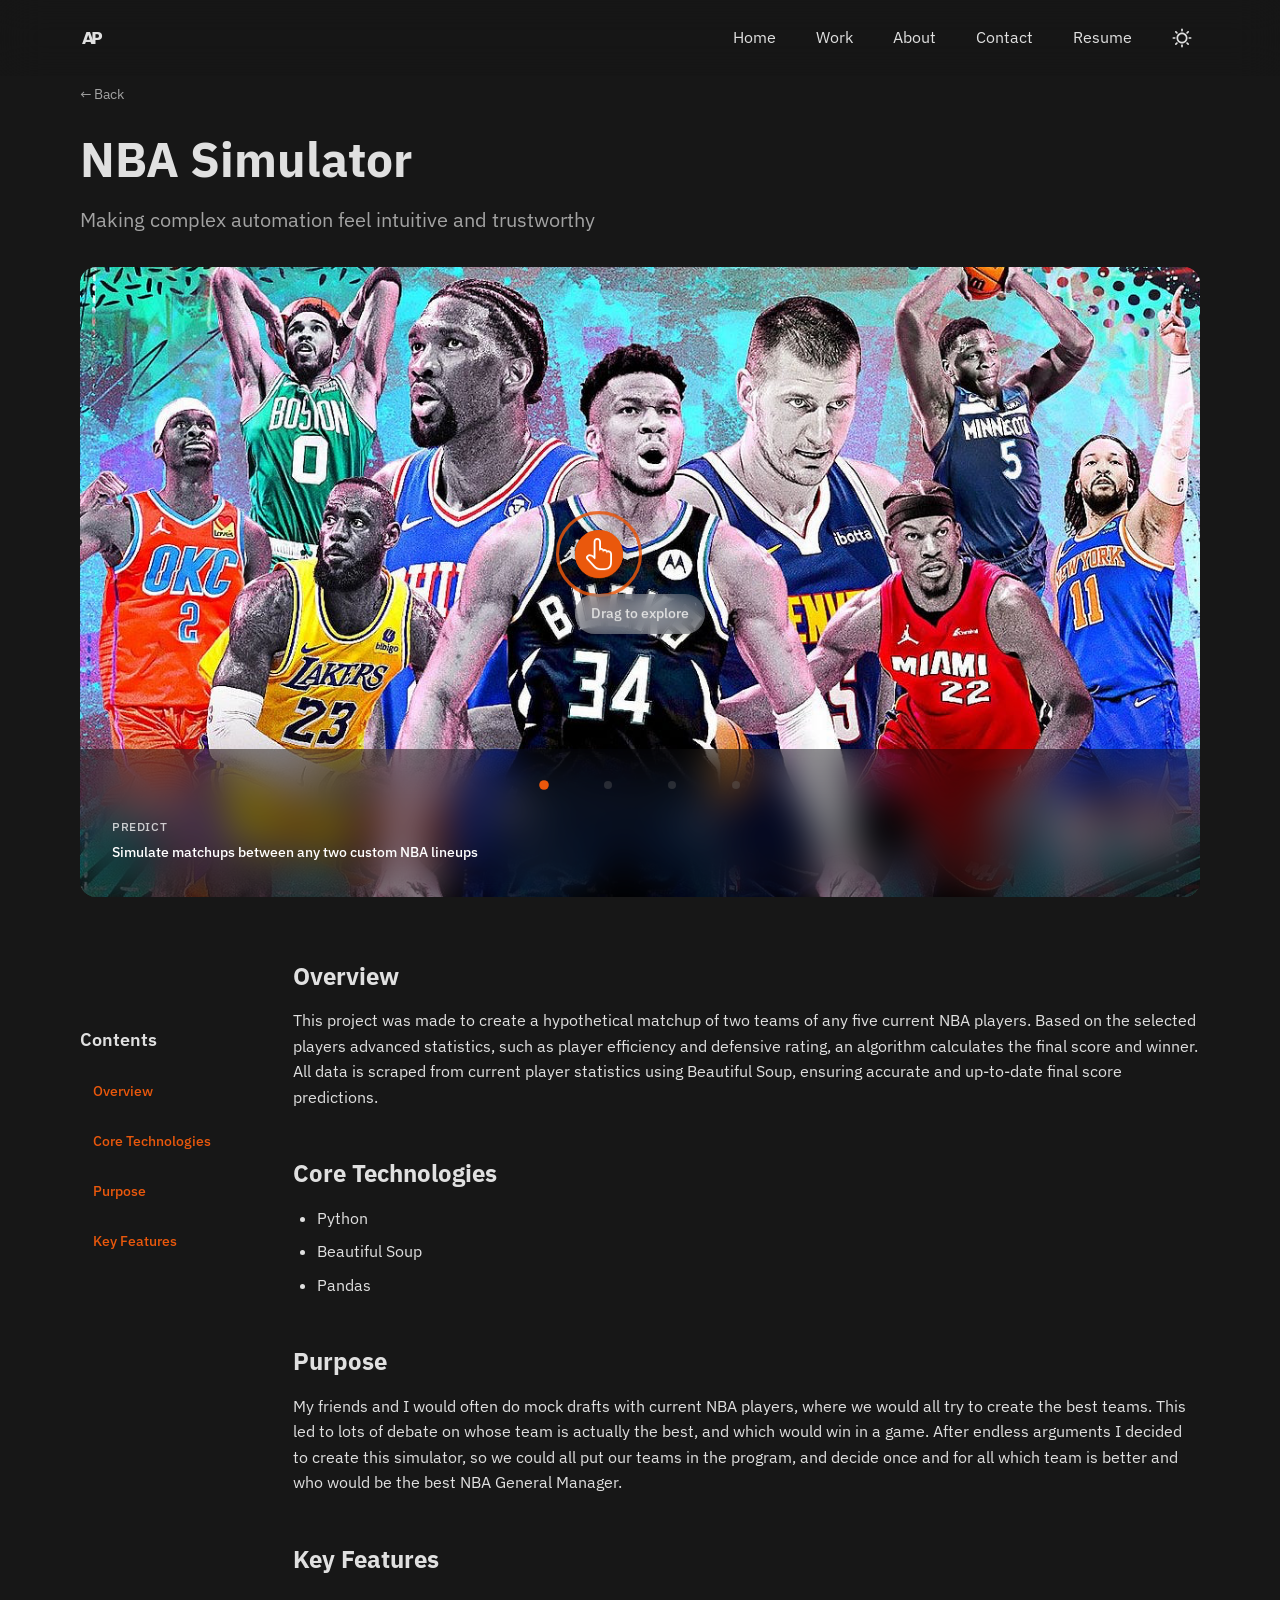
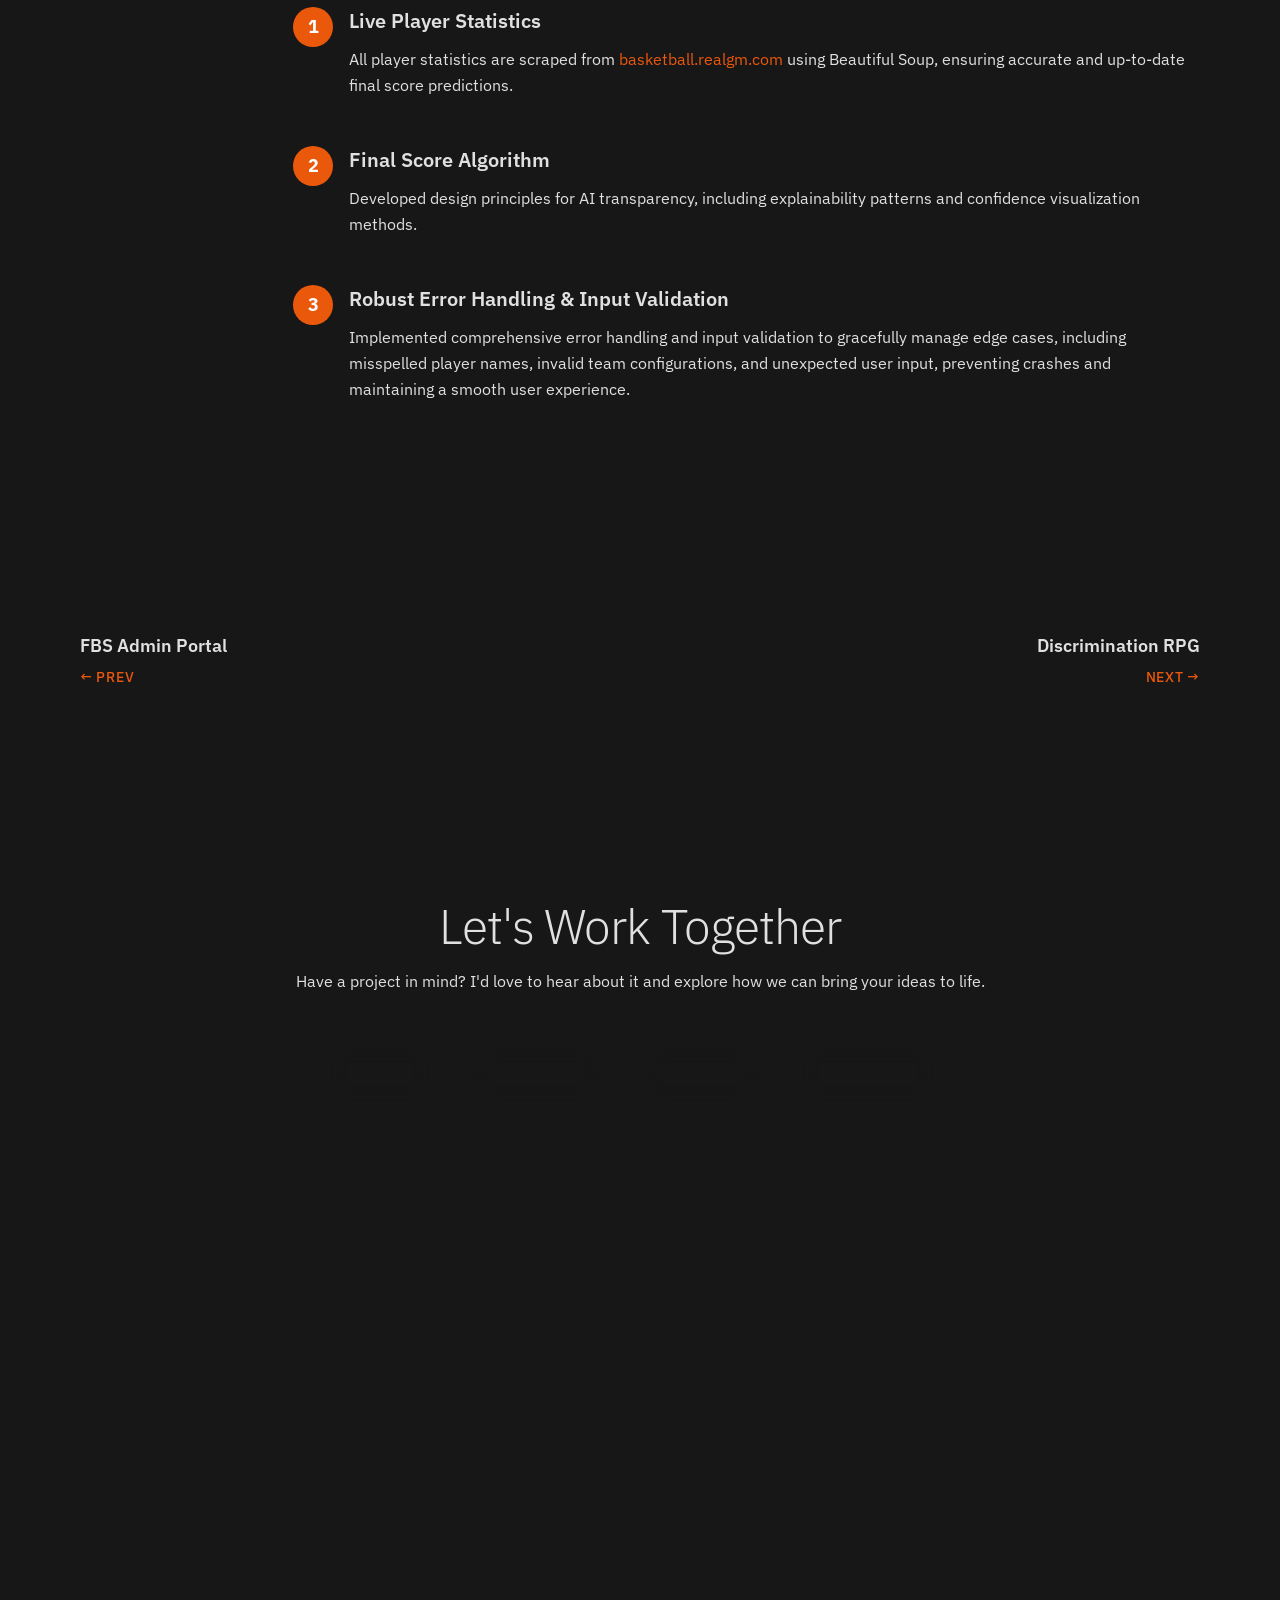
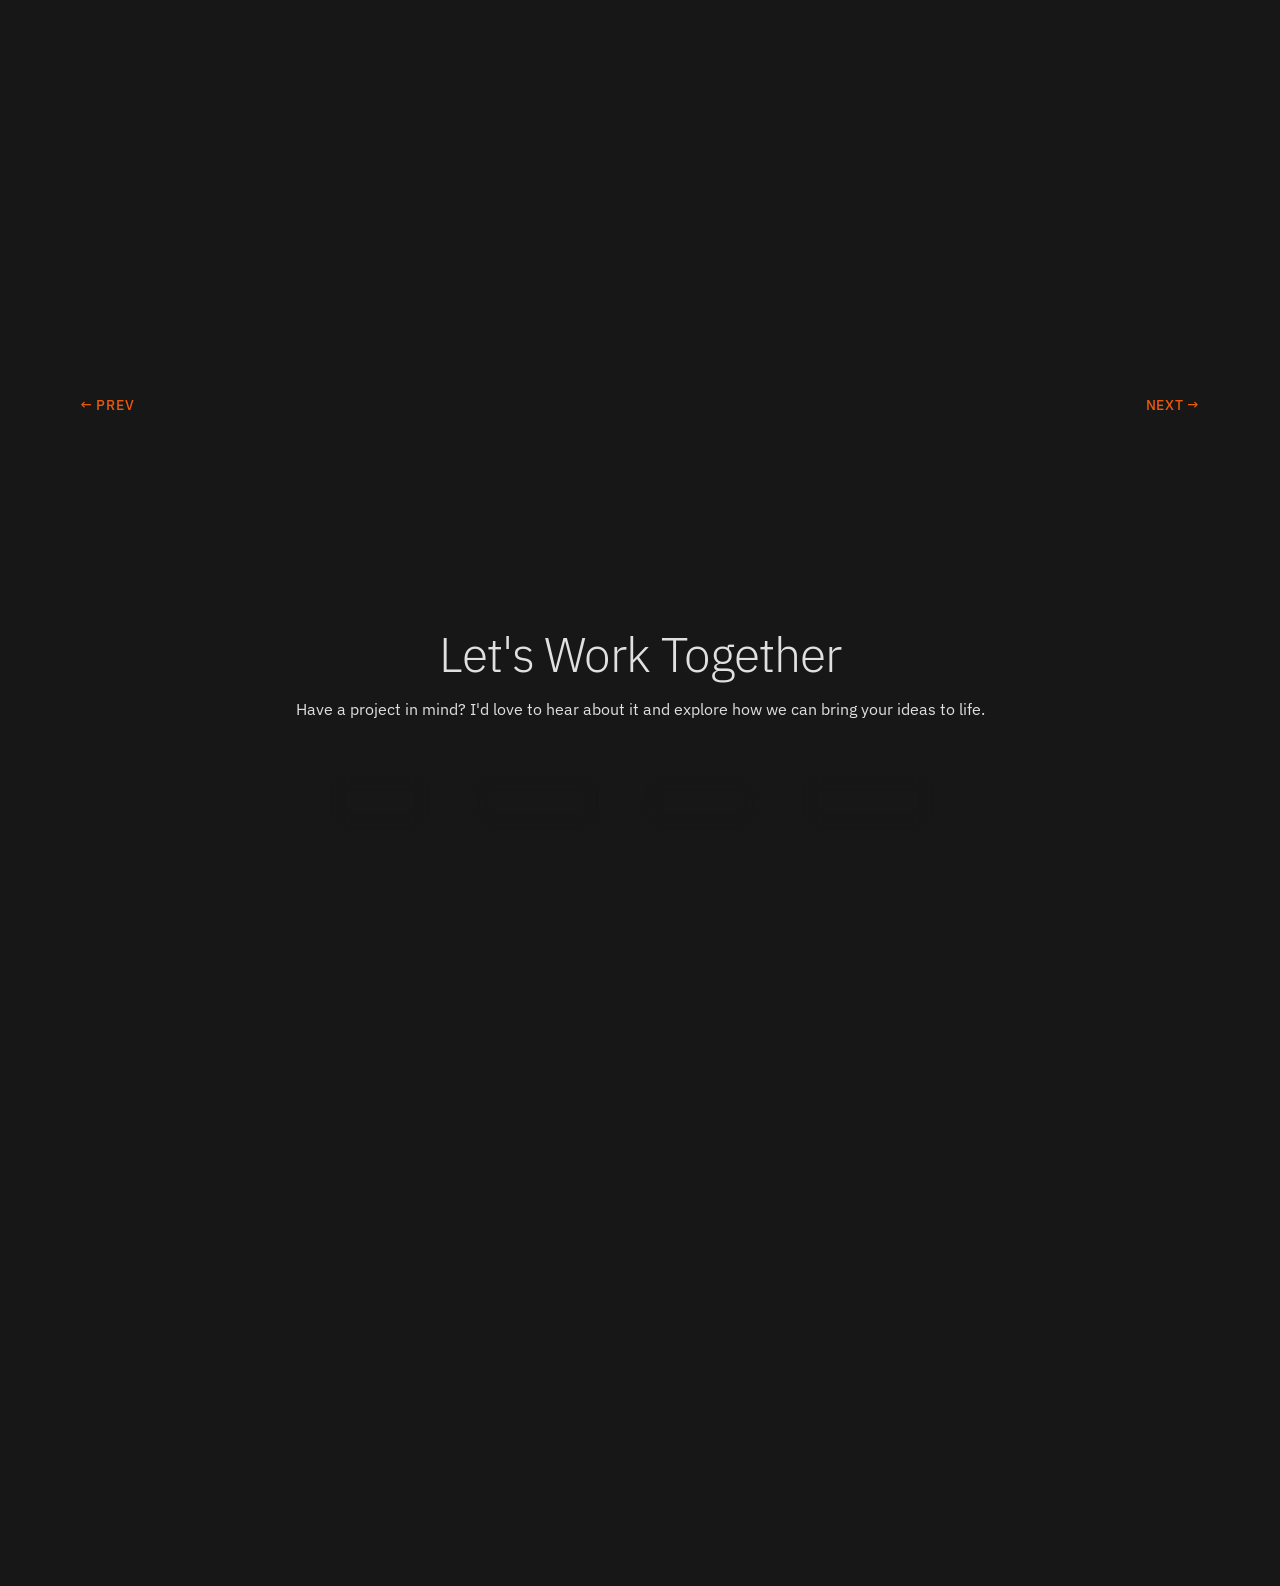
<file: work/nba-sim.html>
<!DOCTYPE html>
<html lang="en">
<head>
    <meta charset="UTF-8">
    <meta name="viewport" content="width=device-width, initial-scale=1.0">
    <title>NBA Sim - Altaz Punja</title>

    <!-- Open Graph / Facebook -->
    <meta property="og:type" content="website">
    <meta property="og:url" content="https://altazp.github.io/altaz-portfolio/work/nba-sim.html">
    <meta property="og:title" content="NBA Sim - Altaz Punja">
    <meta property="og:description" content="A Python-based NBA matchup simulator that predicts game outcomes using advanced player statistics.">
    <meta property="og:image" content="https://altazp.github.io/altaz-portfolio/assets/images/preview/home-preview.png">

    <!-- Twitter -->
    <meta property="twitter:card" content="summary_large_image">
    <meta property="twitter:url" content="https://altazp.github.io/altaz-portfolio/work/nba-sim.html">
    <meta property="twitter:title" content="NBA Sim - Altaz Punja">
    <meta property="twitter:description" content="A Python-based NBA matchup simulator that predicts game outcomes using advanced player statistics.">
    <meta property="twitter:image" content="https://altazp.github.io/altaz-portfolio/assets/images/preview/home-preview.png">

    <link rel="icon" href="../assets/icons/logo-ap-orange.svg" type="image/svg+xml">
    <link rel="shortcut icon" href="../assets/icons/logo-ap-orange.svg" type="image/svg+xml">
    <link rel="icon" href="../assets/icons/logo-ap-orange.svg?v=1" type="image/svg+xml">
    <link href="https://fonts.googleapis.com/css2?family=IBM+Plex+Sans:wght@300;400;500;600;700&display=swap" rel="stylesheet">
    <link rel="stylesheet" href="../assets/css/main.css?v=1761930258">
    <style>
        /* Prevent navigation flash on first load */
        .nav {
            background: rgba(250, 250, 250, 0.1) !important;
        }
        body[data-theme="dark"] .nav {
            background: rgba(23, 23, 23, 0.1) !important;
        }
    </style>

    <!-- JSON-LD Structured Data -->
    <script type="application/ld+json">
    {
        "@context": "https://schema.org",
        "@type": "CreativeWork",
        "name": "AI Product Design Strategy",
        "description": "Designing intelligent experiences that build trust progressively through phased AI integration—from writing assistance to automation. Achieved 78% increase in AI feature adoption with 92% user trust score.",
        "author": {
            "@type": "Person",
            "name": "Altaz Punja",
            "url": "https://altazp.github.io/altaz-portfolio/"
        },
        "datePublished": "2024",
        "keywords": ["AI design", "machine learning", "AI strategy", "trust building", "AI transparency", "product design", "progressive disclosure"],
        "about": {
            "@type": "Thing",
            "name": "AI-First Product Design"
        },
        "url": "https://altazp.github.io/altaz-portfolio/work/nba-sim.html",
        "inLanguage": "en-US"
    }
    </script>
</head>
<body>
    <script>
        // Apply theme immediately to prevent flash
        (function() {
            const savedTheme = localStorage.getItem('theme');
            if (savedTheme === 'light') {
                document.body.removeAttribute('data-theme');
            } else {
                document.body.setAttribute('data-theme', 'dark');
            }

            // Update theme-responsive images early and add loaded class
            function updateEarlyThemeImages() {
                const images = document.querySelectorAll('.theme-responsive-image');
                const isDark = document.body.getAttribute('data-theme') === 'dark';

                images.forEach(img => {
                    const src = img.src;
                    if (isDark) {
                        img.src = src.replace('-light.png', '-dark.png');
                    } else {
                        img.src = src.replace('-dark.png', '-light.png');
                    }
                    img.classList.add('loaded');
                });
            }

            // Run immediately if images exist, otherwise wait for DOM
            if (document.readyState === 'loading') {
                document.addEventListener('DOMContentLoaded', updateEarlyThemeImages);
            } else {
                updateEarlyThemeImages();
            }
        })();
    </script>
    <!-- Navigation -->
    <nav class="nav">
        <div class="nav-container">
            <a href="../index.html" class="logo">
                <div class="logo-container">
                    <div class="logo-svg"></div>
                    <span class="logo-text">Altaz Punja</span>
                </div>
            </a>
            <div class="nav-right">
                <ul class="nav-links">
                    <li><a href="../index.html"><span class="link-text">Home</span></a></li>
                    <li><a href="../index.html#projects"><span class="link-text">Work</span></a></li>
                    <li><a href="../index.html#about"><span class="link-text">About</span></a></li>
                    <li><a href="../index.html#contact"><span class="link-text">Contact</span></a></li>
                    <li><a href="../resume.html"><span class="link-text">Resume</span></a></li>
                </ul>
                <button class="nav-theme-toggle" onclick="toggleTheme()">
                    <svg width="24" height="24" viewBox="0 0 24 24" fill="none" xmlns="http://www.w3.org/2000/svg">
                        <path fill-rule="evenodd" clip-rule="evenodd" d="M9.98038 2.73135C9.79117 2.67374 9.59078 2.67397 9.40415 2.72944C7.79045 3.18158 6.32264 4.04719 5.14599 5.24078C3.96517 6.4386 3.11882 7.92491 2.69124 9.55165C2.26365 11.1784 2.26977 12.8888 2.70898 14.5124C3.14819 16.136 4.00515 17.6163 5.19451 18.8056C6.38386 19.995 7.86409 20.8519 9.48773 21.2911C11.1114 21.7303 12.8218 21.7364 14.4485 21.3088C16.0752 20.8812 17.5615 20.0348 18.7593 18.854C19.9525 17.6778 20.8179 16.2106 21.2702 14.5976C21.324 14.4177 21.3265 14.2247 21.275 14.041C21.1538 13.6089 20.7597 13.3102 20.311 13.3106C20.2099 13.3107 20.1116 13.326 20.0186 13.3546C18.7246 13.7093 17.3598 13.7164 16.0619 13.3751C14.7554 13.0314 13.5636 12.347 12.6083 11.3918C11.6531 10.4365 10.9686 9.24468 10.625 7.93818C10.2834 6.63949 10.2908 5.27379 10.6461 3.9791C10.6732 3.89024 10.6881 3.79655 10.6893 3.70018C10.6947 3.25564 10.4057 2.86084 9.98038 2.73135ZM6.57028 6.64485C7.11058 6.09677 7.72838 5.63598 8.40126 5.27566C8.32141 6.33717 8.41781 7.40898 8.69079 8.44689C9.12451 10.096 9.98839 11.6003 11.1941 12.806C12.3998 14.0117 13.9041 14.8756 15.5532 15.3093C16.5911 15.5822 17.6629 15.6786 18.7244 15.5988C18.3641 16.2717 17.9033 16.8894 17.3553 17.4297C16.4063 18.3652 15.2288 19.0357 13.9401 19.3745C12.6513 19.7133 11.2963 19.7084 10.01 19.3605C8.72365 19.0125 7.55096 18.3336 6.60871 17.3914C5.66647 16.4492 4.98755 15.2765 4.63959 13.9902C4.29163 12.7039 4.28679 11.3488 4.62553 10.0601C4.96428 8.77132 5.63479 7.59381 6.57028 6.64485Z" fill="currentColor"/>
                    </svg>
                </button>
            </div>
        </div>
    </nav>

    <!-- Mobile Menu Toggle Button (Outside nav for proper z-index layering) -->
    <button class="nav-mobile-toggle" onclick="toggleMobileMenu()" aria-label="Toggle mobile menu">
        <span class="hamburger-bar"></span>
        <span class="hamburger-bar"></span>
        <span class="hamburger-bar"></span>
    </button>

    <!-- Mobile Menu Overlay -->
    <div class="mobile-menu-overlay" id="mobileMenuOverlay">
        <div class="mobile-menu-content">
            <nav class="mobile-nav">
                <a href="../index.html" onclick="toggleMobileMenu()"><span class="mobile-link-text">Home</span></a>
                <a href="../index.html#projects" onclick="toggleMobileMenu()"><span class="mobile-link-text">Work</span></a>
                <a href="../index.html#about" onclick="toggleMobileMenu()"><span class="mobile-link-text">About</span></a>
                <a href="../index.html#contact" onclick="toggleMobileMenu()"><span class="mobile-link-text">Contact</span></a>
                <a href="../resume.html" onclick="toggleMobileMenu()"><span class="mobile-link-text">Resume</span></a>
            </nav>
            <button class="mobile-theme-toggle" onclick="toggleTheme()">
                <svg width="24" height="24" viewBox="0 0 24 24" fill="none" xmlns="http://www.w3.org/2000/svg">
                    <path fill-rule="evenodd" clip-rule="evenodd" d="M9.98038 2.73135C9.79117 2.67374 9.59078 2.67397 9.40415 2.72944C7.79045 3.18158 6.32264 4.04719 5.14599 5.24078C3.96517 6.4386 3.11882 7.92491 2.69124 9.55165C2.26365 11.1784 2.26977 12.8888 2.70898 14.5124C3.14819 16.136 4.00515 17.6163 5.19451 18.8056C6.38386 19.995 7.86409 20.8519 9.48773 21.2911C11.1114 21.7303 12.8218 21.7364 14.4485 21.3088C16.0752 20.8812 17.5615 20.0348 18.7593 18.854C19.9525 17.6778 20.8179 16.2106 21.2702 14.5976C21.324 14.4177 21.3265 14.2247 21.275 14.041C21.1538 13.6089 20.7597 13.3102 20.311 13.3106C20.2099 13.3107 20.1116 13.326 20.0186 13.3546C18.7246 13.7093 17.3598 13.7164 16.0619 13.3751C14.7554 13.0314 13.5636 12.347 12.6083 11.3918C11.6531 10.4365 10.9686 9.24468 10.625 7.93818C10.2834 6.63949 10.2908 5.27379 10.6461 3.9791C10.6732 3.89024 10.6881 3.79655 10.6893 3.70018C10.6947 3.25564 10.4057 2.86084 9.98038 2.73135ZM6.57028 6.64485C7.11058 6.09677 7.72838 5.63598 8.40126 5.27566C8.32141 6.33717 8.41781 7.40898 8.69079 8.44689C9.12451 10.096 9.98839 11.6003 11.1941 12.806C12.3998 14.0117 13.9041 14.8756 15.5532 15.3093C16.5911 15.5822 17.6629 15.6786 18.7244 15.5988C18.3641 16.2717 17.9033 16.8894 17.3553 17.4297C16.4063 18.3652 15.2288 19.0357 13.9401 19.3745C12.6513 19.7133 11.2963 19.7084 10.01 19.3605C8.72365 19.0125 7.55096 18.3336 6.60871 17.3914C5.66647 16.4492 4.98755 15.2765 4.63959 13.9902C4.29163 12.7039 4.28679 11.3488 4.62553 10.0601C4.96428 8.77132 5.63479 7.59381 6.57028 6.64485Z" fill="currentColor"/>
                </svg>
            </button>
        </div>
    </div>

    <!-- Project Hero Section -->
    <section class="project-hero">
        <div class="container">
            <div class="project-breadcrumb">
                <a href="../index.html#projects">← Back</a>
            </div>
            <div class="project-header">
                <h1 class="project-title"><!-- Dynamic content from PROJECTS config --></h1>
                <p class="project-subtitle"><!-- Dynamic content from PROJECTS config --></p>
            </div>
        </div>
    </section>

    <!-- Project Featured Image with Metadata -->
    <section class="project-featured-image">
        <div class="container">
            <div class="featured-image-container">
                <div class="featured-image-carousel-container" id="featuredCarouselContainer">
                    <div class="featured-image-carousel-track" id="featuredCarouselTrack" data-position="0">
                        <div class="featured-image-slide">
                            <img src="../assets/images/work/nba-sim-1-light.png" alt="NBA Sim overview" class="theme-responsive-image">
                        </div>
                        <div class="featured-image-slide">
                            <img src="../assets/images/work/nba-sim-2-light.png" alt="NBA Sim features" class="theme-responsive-image">
                        </div>
                        <div class="featured-image-slide">
                            <img src="../assets/images/work/nba-sim-3-light.png" alt="NBA Sim interface" class="theme-responsive-image">
                        </div>
                        <div class="featured-image-slide">
                            <img src="../assets/images/work/nba-sim-4-light.png" alt="NBA Sim analytics" class="theme-responsive-image">
                        </div>
                    </div>
                </div>
                <div class="project-meta-overlay">
                    <div class="featured-carousel-indicators">
                        <button class="indicator active" data-slide="0" onclick="goToFeaturedSlide(0)"></button>
                        <button class="indicator" data-slide="1" onclick="goToFeaturedSlide(1)"></button>
                        <button class="indicator" data-slide="2" onclick="goToFeaturedSlide(2)"></button>
                        <button class="indicator" data-slide="3" onclick="goToFeaturedSlide(3)"></button>
                    </div>
                    <div class="project-meta">
                        <div class="meta-item">
                            <span class="meta-label">Role</span>
                            <span class="meta-value">Director of UX / Designer</span>
                        </div>
                        <div class="meta-item">
                            <span class="meta-label">Timeline</span>
                            <span class="meta-value">9 months</span>
                        </div>
                        <div class="meta-item">
                            <span class="meta-label">Team</span>
                            <span class="meta-value">2 designers, 4 developers, 1 ML engineer</span>
                        </div>
                    </div>
                </div>
            </div>
        </div>
    </section>

    <!-- Project Content -->
    <section class="project-content">
        <div class="container">
            <div class="content-grid">
                <aside class="content-sidebar">
                    <nav class="project-nav">
                        <div class="project-nav-back">
                            <a href="../index.html#projects">← Back</a>
                        </div>
                        <h3>Contents</h3>
                        <ul>
                            <li><a href="#overview">Overview</a></li>
                            <li><a href="#coreTechnologies">Core Technologies</a></li>
                            <li><a href="#purpose">Purpose</a></li>
                            <li><a href="#keyFeatures">Key Features</a></li>
                        </ul>
                    </nav>
                </aside>

                <main class="content-main">
                    <section id="overview" class="content-section">
                        <h2></h2>
                        <div class="section-content"></div>
                    </section>

                    <section id="coreTechnologies" class="content-section">
                        <h2></h2>
                        <div class="section-content"></div>
                    </section>

                    <section id="purpose" class="content-section">
                        <h2></h2>
                        <div class="section-content"></div>
                    </section>

                    <section id="keyFeatures" class="content-section">
                        <h2></h2>
                        <div class="section-content"></div>
                    </section>
                </main>
            </div>
        </div>
    </section>

    <!-- Project Navigation -->
    <section class="project-navigation">
        <div class="container">
            <div class="projects-grid">
                <a href="#" class="nav-prev-next align-left">
                    <span class="nav-prev-next-title"><!-- Dynamic from PROJECTS config --></span>
                    <span class="nav-prev-next-direction">← PREV</span>
                </a>
                <a href="#" class="nav-prev-next align-right">
                    <span class="nav-prev-next-title"><!-- Dynamic from PROJECTS config --></span>
                    <span class="nav-prev-next-direction">NEXT →</span>
                </a>
            </div>
        </div>
    </section>

    <!-- Contact Section -->
    <section class="contact" id="contact">
        <div class="container">
            <h2 class="section-title">Let's Work Together</h2>
            <p>Have a project in mind? I'd love to hear about it and explore how we can bring your ideas to life.</p>
            <div class="contact-buttons">
                <a href="mailto:altazp@gmail.com" class="button btn-secondary">Email</a>
                <a href="https://www.linkedin.com/in/altazpunja/" class="button btn-secondary" target="_blank" rel="noopener noreferrer">LinkedIn</a>
                <a href="https://github.com/AltazP" class="button btn-secondary" target="_blank" rel="noopener noreferrer">GitHub</a>
                <a href="https://www.instagram.com/altazp/" class="button btn-secondary" target="_blank" rel="noopener noreferrer">Instagram</a>
            </div>
        </div>
    </section>

    <!-- Bottom Spacing -->
    <div class="bottom-spacing"></div>

    <!-- Back to Projects Button -->
    <a href="../index.html#projects" class="btn-arrow btn-arrow-md back-to-projects">
        <svg width="24" height="24" viewBox="0 0 24 24" fill="none" xmlns="http://www.w3.org/2000/svg">
            <path d="M18 12L6 12M10 8L6 12L10 16" stroke-width="2" stroke-linecap="round" stroke-linejoin="round"/>
        </svg>
    </a>
    <!-- Back to Top Button -->
    <button class="btn-arrow btn-arrow-md btn-arrow-filled back-to-top" onclick="scrollToTop()">
        <svg width="24" height="24" viewBox="0 0 24 24" fill="none" xmlns="http://www.w3.org/2000/svg">
            <path d="M12 18L12 6M8 10L12 6L16 10" stroke-width="2" stroke-linecap="round" stroke-linejoin="round"/>
        </svg>
    </button>
    <!-- Modular JavaScript Architecture -->
    <script src="../assets/js/core/config.js?v=1760886500"></script>
    <script src="../assets/js/core/data-loader.js?v=1760886500"></script>
    <script src="../assets/js/core/theme-system.js?v=1760886500"></script>
    <script src="../assets/js/utils/helpers.js?v=1760886500"></script>
    <script src="../assets/js/utils/animations.js?v=1760886500"></script>
    <script src="../assets/js/utils/image-preloader.js?v=1760886500"></script>
    <script src="../assets/js/components/navigation.js?v=1760886500"></script>
    <script src="../assets/js/components/mobile-menu.js?v=1760886500"></script>
    <script src="../assets/js/components/logo-animation.js?v=1760886500"></script>
    <script src="../assets/js/components/carousel-base.js?v=1760886500"></script>
    <script src="../assets/js/components/carousel-about.js?v=1760886500"></script>
    <script src="../assets/js/components/carousel-project.js?v=1760886500"></script>
    <script src="../assets/js/components/carousel-featured.js?v=1760886500"></script>
    <script src="../assets/js/content/project-renderer.js?v=1760886500"></script>
    <script src="../assets/js/content/carousel-renderer.js?v=1760886500"></script>
    <script src="../assets/js/content/brand-renderer.js?v=1760886500"></script>
    <script src="../assets/js/content/resume-renderer.js?v=1760886500"></script>
    <script src="../assets/js/content/case-study-renderer.js?v=1760886500"></script>
    <script src="../assets/js/marked.min.js"></script>
    <script src="../assets/js/main.js?v=1760886500"></script>
</body>
</html>




















































































                </main>
            </div>
        </div>
    </section>

    <!-- Project Navigation -->
    <section class="project-navigation">
        <div class="container">
            <div class="projects-grid">
                <a href="#" class="nav-prev-next align-left">
                    <span class="nav-prev-next-title"><!-- Dynamic from PROJECTS config --></span>
                    <span class="nav-prev-next-direction">← PREV</span>
                </a>
                <a href="#" class="nav-prev-next align-right">
                    <span class="nav-prev-next-title"><!-- Dynamic from PROJECTS config --></span>
                    <span class="nav-prev-next-direction">NEXT →</span>
                </a>
            </div>
        </div>
    </section>

    <!-- Contact Section -->
    <section class="contact" id="contact">
        <div class="container">
            <h2 class="section-title">Let's Work Together</h2>
            <p>Have a project in mind? I'd love to hear about it and explore how we can bring your ideas to life.</p>
            <div class="contact-buttons">
                <a href="mailto:altazp@gmail.com" class="button btn-secondary">Email</a>
                <a href="https://www.linkedin.com/in/altazpunja/" class="button btn-secondary" target="_blank" rel="noopener noreferrer">LinkedIn</a>
                <a href="https://github.com/AltazP" class="button btn-secondary" target="_blank" rel="noopener noreferrer">GitHub</a>
                <a href="https://www.instagram.com/altazp/" class="button btn-secondary" target="_blank" rel="noopener noreferrer">Instagram</a>
            </div>
        </div>
    </section>

    <!-- Bottom Spacing -->
    <div class="bottom-spacing"></div>

    <script src="../assets/js/main.js?v=1760886500"></script>
</body>
</html>
</file>
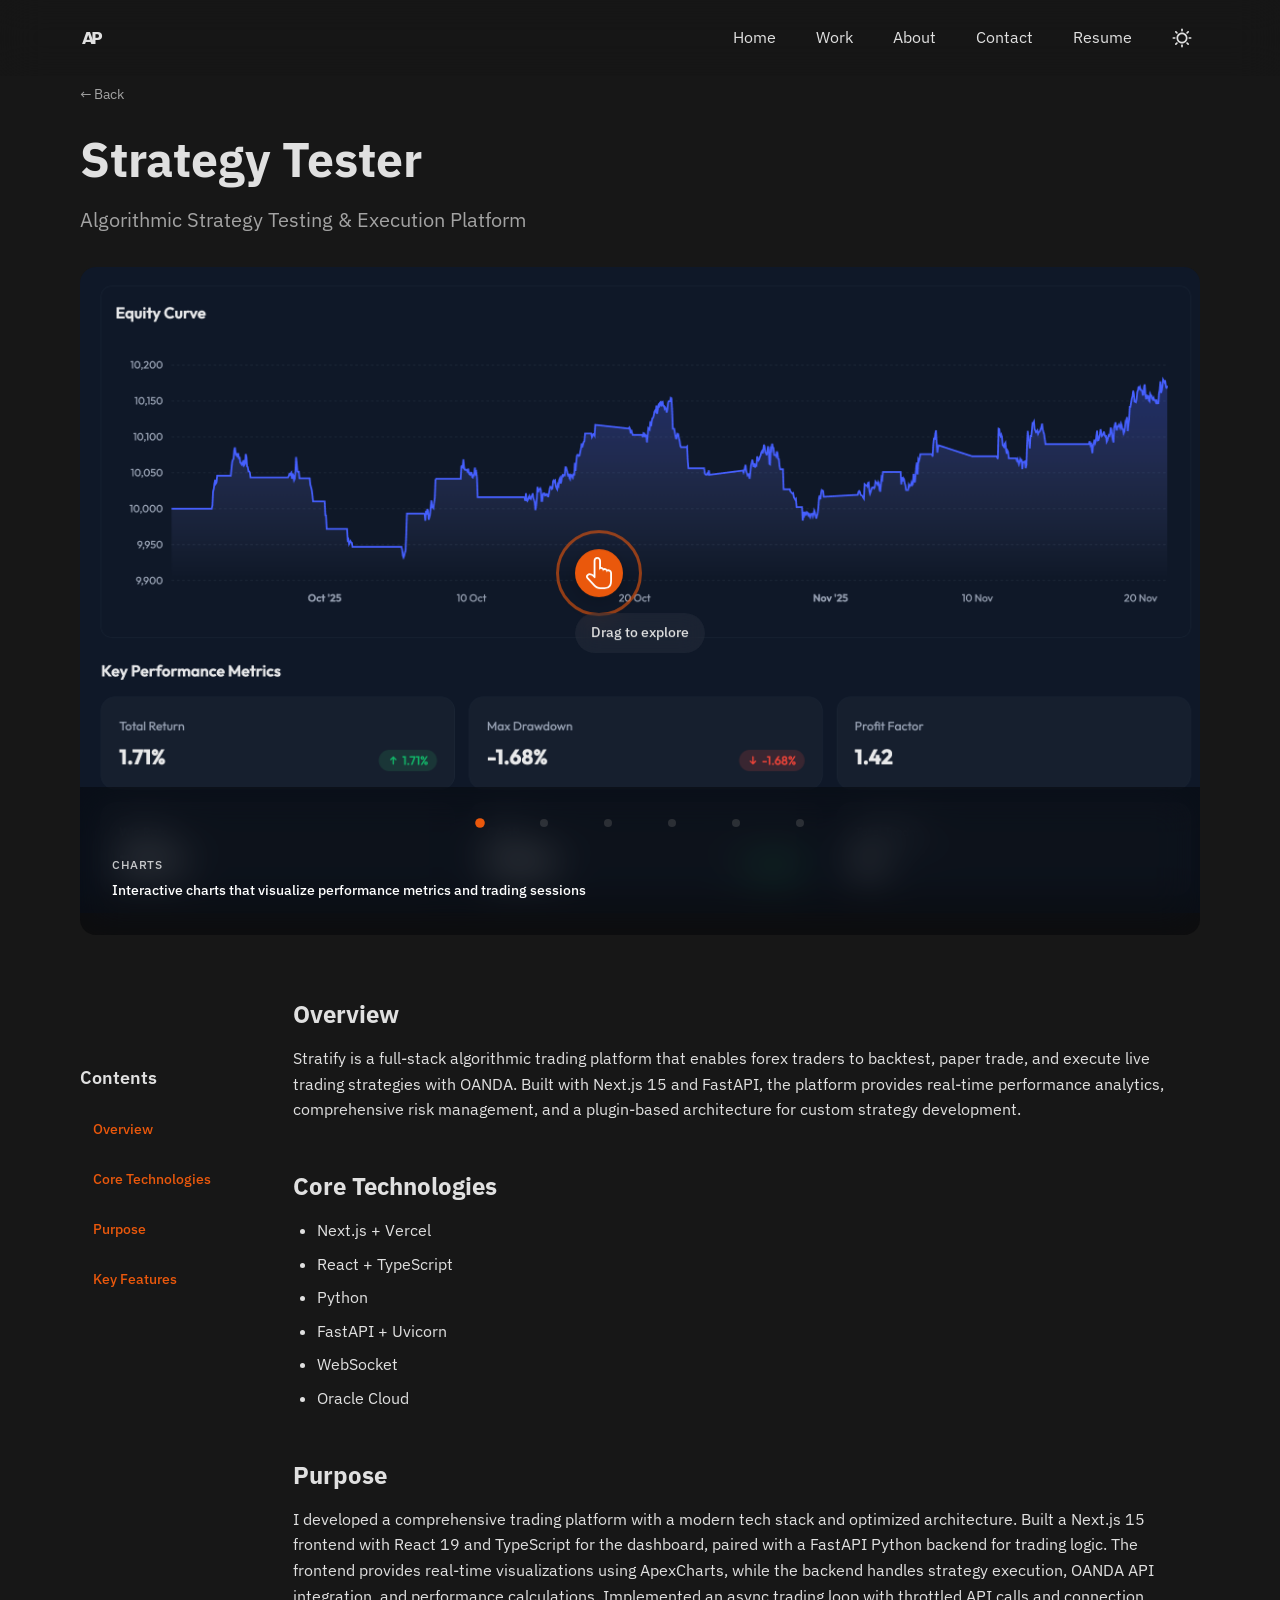
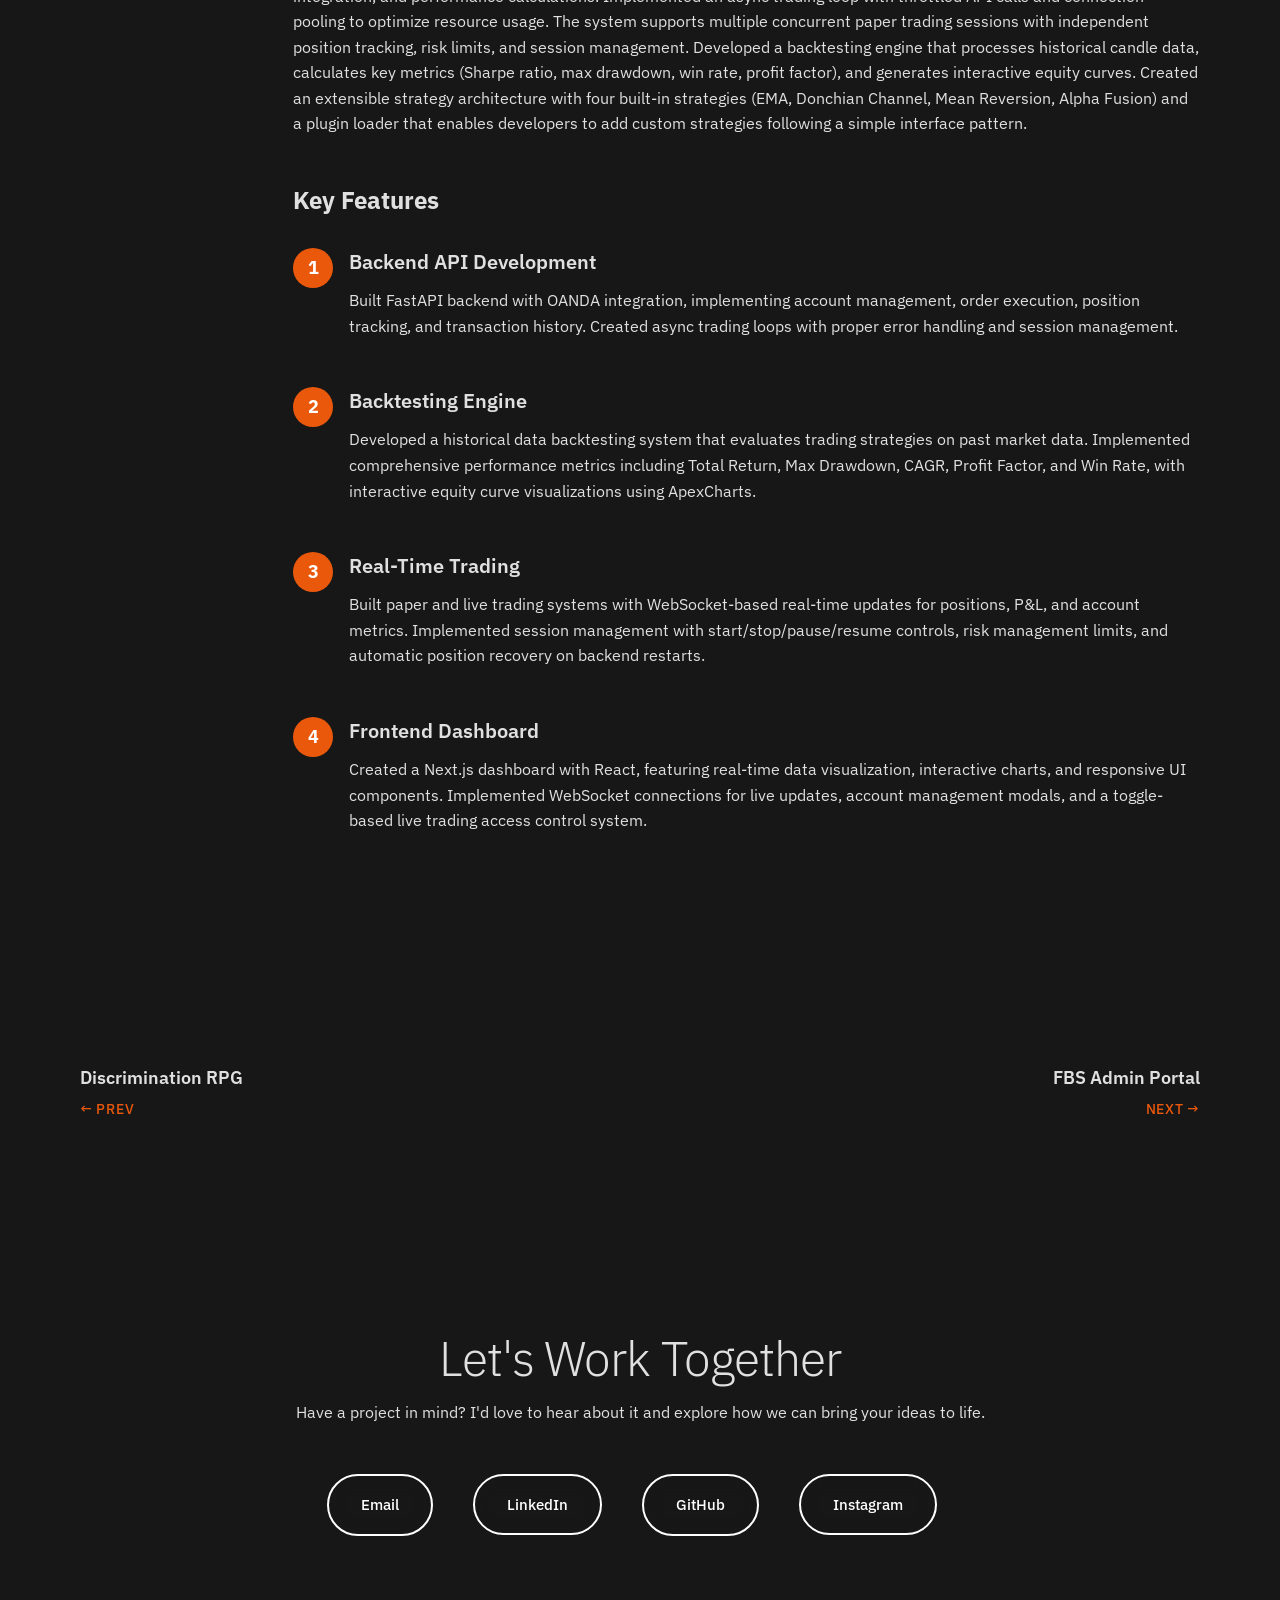
<file: work/strategy-tester.html>
<!DOCTYPE html>
<html lang="en">
<head>
    <meta charset="UTF-8">
    <meta name="viewport" content="width=device-width, initial-scale=1.0">
    <title>Strategy Tester - Altaz Punja</title>

    <!-- Open Graph / Facebook -->
    <meta property="og:type" content="website">
    <meta property="og:url" content="https://altazp.github.io/altaz-portfolio/work/strategy-tester.html">
    <meta property="og:title" content="Strategy Tester - Altaz Punja">
    <meta property="og:description" content="A comprehensive algorithmic trading backtesting platform for evaluating trading strategies.">
    <meta property="og:image" content="https://altazp.github.io/altaz-portfolio/assets/images/preview/home-preview.png">

    <!-- Twitter -->
    <meta property="twitter:card" content="summary_large_image">
    <meta property="twitter:url" content="https://altazp.github.io/altaz-portfolio/work/strategy-tester.html">
    <meta property="twitter:title" content="Strategy Tester - Altaz Punja">
    <meta property="twitter:description" content="Unifying enterprise product experiences through a comprehensive design system with accessibility as a foundational standard.">
    <meta property="twitter:image" content="https://altazp.github.io/altaz-portfolio/assets/images/preview/home-preview.png">

    <link rel="icon" href="../assets/icons/logo-ap-orange.svg" type="image/svg+xml">
    <link rel="shortcut icon" href="../assets/icons/logo-ap-orange.svg" type="image/svg+xml">
    <link rel="icon" href="../assets/icons/logo-ap-orange.svg?v=1" type="image/svg+xml">
    <link href="https://fonts.googleapis.com/css2?family=IBM+Plex+Sans:wght@300;400;500;600;700&display=swap" rel="stylesheet">
    <link rel="stylesheet" href="../assets/css/main.css?v=1761930258">
    <style>
        /* Prevent navigation flash on first load */
        .nav {
            background: rgba(250, 250, 250, 0.1) !important;
        }
        body[data-theme="dark"] .nav {
            background: rgba(23, 23, 23, 0.1) !important;
        }
    </style>

    <!-- JSON-LD Structured Data -->
    <script type="application/ld+json">
    {
        "@context": "https://schema.org",
        "@type": "CreativeWork",
        "name": "Building a Design System",
        "description": "Unifying enterprise product experiences through a comprehensive design system with accessibility as a foundational standard. Delivered a scalable component library, design tokens, and documentation that reduced design-to-development time by 43%.",
        "author": {
            "@type": "Person",
            "name": "Altaz Punja",
            "url": "https://altazp.github.io/altaz-portfolio/"
        },
        "datePublished": "2024",
        "keywords": ["design system", "enterprise design", "accessibility", "component library", "design tokens", "atomic design", "UX design"],
        "about": {
            "@type": "Thing",
            "name": "Design System Development"
        },
        "url": "https://altazp.github.io/altaz-portfolio/work/strategy-tester.html",
        "inLanguage": "en-US"
    }
    </script>
</head>
<body>
    <script>
        // Apply theme immediately to prevent flash
        (function() {
            const savedTheme = localStorage.getItem('theme');
            if (savedTheme === 'light') {
                document.body.removeAttribute('data-theme');
            } else {
                document.body.setAttribute('data-theme', 'dark');
            }

            // Update theme-responsive images early and add loaded class
            function updateEarlyThemeImages() {
                const images = document.querySelectorAll('.theme-responsive-image');
                const isDark = document.body.getAttribute('data-theme') === 'dark';

                images.forEach(img => {
                    const src = img.src;
                    if (isDark) {
                        img.src = src.replace('-light.png', '-dark.png');
                    } else {
                        img.src = src.replace('-dark.png', '-light.png');
                    }
                    img.classList.add('loaded');
                });
            }

            // Run immediately if images exist, otherwise wait for DOM
            if (document.readyState === 'loading') {
                document.addEventListener('DOMContentLoaded', updateEarlyThemeImages);
            } else {
                updateEarlyThemeImages();
            }
        })();
    </script>
    <!-- Navigation -->
    <nav class="nav">
        <div class="nav-container">
            <a href="../index.html" class="logo">
                <div class="logo-container">
                    <div class="logo-svg"></div>
                    <span class="logo-text">Altaz Punja</span>
                </div>
            </a>
            <div class="nav-right">
                <ul class="nav-links">
                    <li><a href="../index.html"><span class="link-text">Home</span></a></li>
                    <li><a href="../index.html#projects"><span class="link-text">Work</span></a></li>
                    <li><a href="../index.html#about"><span class="link-text">About</span></a></li>
                    <li><a href="../index.html#contact"><span class="link-text">Contact</span></a></li>
                    <li><a href="../resume.html"><span class="link-text">Resume</span></a></li>
                </ul>
                <button class="nav-theme-toggle" onclick="toggleTheme()">
                    <svg width="24" height="24" viewBox="0 0 24 24" fill="none" xmlns="http://www.w3.org/2000/svg">
                        <path fill-rule="evenodd" clip-rule="evenodd" d="M9.98038 2.73135C9.79117 2.67374 9.59078 2.67397 9.40415 2.72944C7.79045 3.18158 6.32264 4.04719 5.14599 5.24078C3.96517 6.4386 3.11882 7.92491 2.69124 9.55165C2.26365 11.1784 2.26977 12.8888 2.70898 14.5124C3.14819 16.136 4.00515 17.6163 5.19451 18.8056C6.38386 19.995 7.86409 20.8519 9.48773 21.2911C11.1114 21.7303 12.8218 21.7364 14.4485 21.3088C16.0752 20.8812 17.5615 20.0348 18.7593 18.854C19.9525 17.6778 20.8179 16.2106 21.2702 14.5976C21.324 14.4177 21.3265 14.2247 21.275 14.041C21.1538 13.6089 20.7597 13.3102 20.311 13.3106C20.2099 13.3107 20.1116 13.326 20.0186 13.3546C18.7246 13.7093 17.3598 13.7164 16.0619 13.3751C14.7554 13.0314 13.5636 12.347 12.6083 11.3918C11.6531 10.4365 10.9686 9.24468 10.625 7.93818C10.2834 6.63949 10.2908 5.27379 10.6461 3.9791C10.6732 3.89024 10.6881 3.79655 10.6893 3.70018C10.6947 3.25564 10.4057 2.86084 9.98038 2.73135ZM6.57028 6.64485C7.11058 6.09677 7.72838 5.63598 8.40126 5.27566C8.32141 6.33717 8.41781 7.40898 8.69079 8.44689C9.12451 10.096 9.98839 11.6003 11.1941 12.806C12.3998 14.0117 13.9041 14.8756 15.5532 15.3093C16.5911 15.5822 17.6629 15.6786 18.7244 15.5988C18.3641 16.2717 17.9033 16.8894 17.3553 17.4297C16.4063 18.3652 15.2288 19.0357 13.9401 19.3745C12.6513 19.7133 11.2963 19.7084 10.01 19.3605C8.72365 19.0125 7.55096 18.3336 6.60871 17.3914C5.66647 16.4492 4.98755 15.2765 4.63959 13.9902C4.29163 12.7039 4.28679 11.3488 4.62553 10.0601C4.96428 8.77132 5.63479 7.59381 6.57028 6.64485Z" fill="currentColor"/>
                    </svg>
                </button>
            </div>
        </div>
    </nav>

    <!-- Mobile Menu Toggle Button (Outside nav for proper z-index layering) -->
    <button class="nav-mobile-toggle" onclick="toggleMobileMenu()" aria-label="Toggle mobile menu">
        <span class="hamburger-bar"></span>
        <span class="hamburger-bar"></span>
        <span class="hamburger-bar"></span>
    </button>

    <!-- Mobile Menu Overlay -->
    <div class="mobile-menu-overlay" id="mobileMenuOverlay">
        <div class="mobile-menu-content">
            <nav class="mobile-nav">
                <a href="../index.html" onclick="toggleMobileMenu()"><span class="mobile-link-text">Home</span></a>
                <a href="../index.html#projects" onclick="toggleMobileMenu()"><span class="mobile-link-text">Work</span></a>
                <a href="../index.html#about" onclick="toggleMobileMenu()"><span class="mobile-link-text">About</span></a>
                <a href="../index.html#contact" onclick="toggleMobileMenu()"><span class="mobile-link-text">Contact</span></a>
                <a href="../resume.html" onclick="toggleMobileMenu()"><span class="mobile-link-text">Resume</span></a>
            </nav>
            <button class="mobile-theme-toggle" onclick="toggleTheme()">
                <svg width="24" height="24" viewBox="0 0 24 24" fill="none" xmlns="http://www.w3.org/2000/svg">
                    <path fill-rule="evenodd" clip-rule="evenodd" d="M9.98038 2.73135C9.79117 2.67374 9.59078 2.67397 9.40415 2.72944C7.79045 3.18158 6.32264 4.04719 5.14599 5.24078C3.96517 6.4386 3.11882 7.92491 2.69124 9.55165C2.26365 11.1784 2.26977 12.8888 2.70898 14.5124C3.14819 16.136 4.00515 17.6163 5.19451 18.8056C6.38386 19.995 7.86409 20.8519 9.48773 21.2911C11.1114 21.7303 12.8218 21.7364 14.4485 21.3088C16.0752 20.8812 17.5615 20.0348 18.7593 18.854C19.9525 17.6778 20.8179 16.2106 21.2702 14.5976C21.324 14.4177 21.3265 14.2247 21.275 14.041C21.1538 13.6089 20.7597 13.3102 20.311 13.3106C20.2099 13.3107 20.1116 13.326 20.0186 13.3546C18.7246 13.7093 17.3598 13.7164 16.0619 13.3751C14.7554 13.0314 13.5636 12.347 12.6083 11.3918C11.6531 10.4365 10.9686 9.24468 10.625 7.93818C10.2834 6.63949 10.2908 5.27379 10.6461 3.9791C10.6732 3.89024 10.6881 3.79655 10.6893 3.70018C10.6947 3.25564 10.4057 2.86084 9.98038 2.73135ZM6.57028 6.64485C7.11058 6.09677 7.72838 5.63598 8.40126 5.27566C8.32141 6.33717 8.41781 7.40898 8.69079 8.44689C9.12451 10.096 9.98839 11.6003 11.1941 12.806C12.3998 14.0117 13.9041 14.8756 15.5532 15.3093C16.5911 15.5822 17.6629 15.6786 18.7244 15.5988C18.3641 16.2717 17.9033 16.8894 17.3553 17.4297C16.4063 18.3652 15.2288 19.0357 13.9401 19.3745C12.6513 19.7133 11.2963 19.7084 10.01 19.3605C8.72365 19.0125 7.55096 18.3336 6.60871 17.3914C5.66647 16.4492 4.98755 15.2765 4.63959 13.9902C4.29163 12.7039 4.28679 11.3488 4.62553 10.0601C4.96428 8.77132 5.63479 7.59381 6.57028 6.64485Z" fill="currentColor"/>
                </svg>
            </button>
        </div>
    </div>

    <!-- Project Hero Section -->
    <section class="project-hero">
        <div class="container">
            <div class="project-breadcrumb">
                <a href="../index.html#projects">← Back</a>
            </div>
            <div class="project-header">
                <h1 class="project-title"><!-- Dynamic content from PROJECTS config --></h1>
                <p class="project-subtitle"><!-- Dynamic content from PROJECTS config --></p>
            </div>
        </div>
    </section>

    <!-- Project Featured Image with Metadata -->
    <section class="project-featured-image strategy-tester">
        <div class="container">
            <div class="featured-image-container">
                <div class="featured-image-carousel-container" id="featuredCarouselContainer">
                    <div class="featured-image-carousel-track" id="featuredCarouselTrack" data-position="0">
                        <div class="featured-image-slide">
                            <img src="../assets/images/work/design-system-featured-1-light.png" alt="Equity Curve and Performance Metrics Dashboard" class="theme-responsive-image">
                        </div>
                        <div class="featured-image-slide">
                            <img src="../assets/images/work/design-system-featured-2-light.png" alt="Backtesting Interface" class="theme-responsive-image">
                        </div>
                        <div class="featured-image-slide">
                            <img src="../assets/images/work/design-system-featured-3-light.png" alt="All Metrics Dashboard" class="theme-responsive-image">
                        </div>
                        <div class="featured-image-slide">
                            <img src="../assets/images/work/design-system-featured-4-light.png" alt="Trading Sessions Management" class="theme-responsive-image">
                        </div>
                        <div class="featured-image-slide">
                            <img src="../assets/images/work/design-system-featured-5-light.png" alt="Paper Trading Dashboard" class="theme-responsive-image">
                        </div>
                        <div class="featured-image-slide">
                            <img src="../assets/images/work/design-system-featured-6-light.png" alt="Trade History Table" class="theme-responsive-image">
                        </div>
                    </div>
                </div>
                <div class="project-meta-overlay">
                    <div class="featured-carousel-indicators">
                        <button class="indicator active" data-slide="0" onclick="goToFeaturedSlide(0)"></button>
                        <button class="indicator" data-slide="1" onclick="goToFeaturedSlide(1)"></button>
                        <button class="indicator" data-slide="2" onclick="goToFeaturedSlide(2)"></button>
                        <button class="indicator" data-slide="3" onclick="goToFeaturedSlide(3)"></button>
                        <button class="indicator" data-slide="4" onclick="goToFeaturedSlide(4)"></button>
                        <button class="indicator" data-slide="5" onclick="goToFeaturedSlide(5)"></button>
                    </div>
                    <div class="project-meta">
                        <div class="meta-item">
                            <span class="meta-label">Role</span>
                            <span class="meta-value">Director of UX / Designer</span>
                        </div>
                        <div class="meta-item">
                            <span class="meta-label">Timeline</span>
                            <span class="meta-value">18 months</span>
                        </div>
                        <div class="meta-item">
                            <span class="meta-label">Team</span>
                            <span class="meta-value">3 designers, 6 developers, 2 PMs</span>
                        </div>
                    </div>
                </div>
            </div>
        </div>
    </section>

    <!-- Project Content -->
    <section class="project-content">
        <div class="container">
            <div class="content-grid">
                <aside class="content-sidebar">
                    <nav class="project-nav">
                        <div class="project-nav-back">
                            <a href="../index.html#projects">← Back</a>
                        </div>
                        <h3>Contents</h3>
                        <ul>
                            <li><a href="#overview">Overview</a></li>
                            <li><a href="#coreTechnologies">Core Technologies</a></li>
                            <li><a href="#purpose">Purpose</a></li>
                            <li><a href="#keyFeatures">Key Features</a></li>
                        </ul>
                    </nav>
                </aside>

                <main class="content-main">
                    <section id="overview" class="content-section">
                        <h2></h2>
                        <div class="section-content"></div>
                    </section>

                    <section id="coreTechnologies" class="content-section">
                        <h2></h2>
                        <div class="section-content"></div>
                    </section>

                    <section id="purpose" class="content-section">
                        <h2></h2>
                        <div class="section-content"></div>
                    </section>

                    <section id="keyFeatures" class="content-section">
                        <h2></h2>
                        <div class="section-content"></div>
                    </section>
                </main>
            </div>
        </div>
    </section>

    <!-- Project Navigation -->
    <section class="project-navigation">
        <div class="container">
            <div class="projects-grid">
                <a href="#" class="nav-prev-next align-left">
                    <span class="nav-prev-next-title"><!-- Dynamic from PROJECTS config --></span>
                    <span class="nav-prev-next-direction">← PREV</span>
                </a>
                <a href="#" class="nav-prev-next align-right">
                    <span class="nav-prev-next-title"><!-- Dynamic from PROJECTS config --></span>
                    <span class="nav-prev-next-direction">NEXT →</span>
                </a>
            </div>
        </div>
    </section>

    <!-- Contact Section -->
    <section class="contact" id="contact">
        <div class="container">
            <h2 class="section-title">Let's Work Together</h2>
            <p>Have a project in mind? I'd love to hear about it and explore how we can bring your ideas to life.</p>
            <div class="contact-buttons">
                <a href="mailto:altazp@gmail.com" class="button btn-secondary">Email</a>
                <a href="https://www.linkedin.com/in/altazpunja/" class="button btn-secondary" target="_blank" rel="noopener noreferrer">LinkedIn</a>
                <a href="https://github.com/AltazP" class="button btn-secondary" target="_blank" rel="noopener noreferrer">GitHub</a>
                <a href="https://www.instagram.com/altazp/" class="button btn-secondary" target="_blank" rel="noopener noreferrer">Instagram</a>
            </div>
        </div>
    </section>

    <!-- Bottom Spacing -->
    <div class="bottom-spacing"></div>

    <!-- Back to Projects Button -->
    <a href="../index.html#projects" class="btn-arrow btn-arrow-md back-to-projects">
        <svg width="24" height="24" viewBox="0 0 24 24" fill="none" xmlns="http://www.w3.org/2000/svg">
            <path d="M18 12L6 12M10 8L6 12L10 16" stroke-width="2" stroke-linecap="round" stroke-linejoin="round"/>
        </svg>
    </a>
    <!-- Back to Top Button -->
    <button class="btn-arrow btn-arrow-md btn-arrow-filled back-to-top" onclick="scrollToTop()">
        <svg width="24" height="24" viewBox="0 0 24 24" fill="none" xmlns="http://www.w3.org/2000/svg">
            <path d="M12 18L12 6M8 10L12 6L16 10" stroke-width="2" stroke-linecap="round" stroke-linejoin="round"/>
        </svg>
    </button>
    <!-- Modular JavaScript Architecture -->
    <script src="../assets/js/core/config.js?v=1760886500"></script>
    <script src="../assets/js/core/data-loader.js?v=1760886500"></script>
    <script src="../assets/js/core/theme-system.js?v=1760886500"></script>
    <script src="../assets/js/utils/helpers.js?v=1760886500"></script>
    <script src="../assets/js/utils/animations.js?v=1760886500"></script>
    <script src="../assets/js/utils/image-preloader.js?v=1760886500"></script>
    <script src="../assets/js/components/navigation.js?v=1760886500"></script>
    <script src="../assets/js/components/mobile-menu.js?v=1760886500"></script>
    <script src="../assets/js/components/logo-animation.js?v=1760886500"></script>
    <script src="../assets/js/components/carousel-base.js?v=1760886500"></script>
    <script src="../assets/js/components/carousel-about.js?v=1760886500"></script>
    <script src="../assets/js/components/carousel-project.js?v=1760886500"></script>
    <script src="../assets/js/components/carousel-featured.js?v=1760886500"></script>
    <script src="../assets/js/content/project-renderer.js?v=1760886500"></script>
    <script src="../assets/js/content/carousel-renderer.js?v=1760886500"></script>
    <script src="../assets/js/content/brand-renderer.js?v=1760886500"></script>
    <script src="../assets/js/content/resume-renderer.js?v=1760886500"></script>
    <script src="../assets/js/content/case-study-renderer.js?v=1760886500"></script>
    <script src="../assets/js/marked.min.js"></script>
    <script src="../assets/js/main.js?v=1760886500"></script>
</body>
</html>
</file>
<file: assets/css/main.css>
/* ==========================================
   UX Portfolio Stylesheet - Modular Architecture
   ========================================== */

/**
 * Import Order:
 * 1. Variables - CSS custom properties and theme variables
 * 2. Base - Reset and foundational styles
 * 3. Navigation - Header, menu, theme toggle
 * 4. Hero - Hero section and back-to-top/projects buttons
 * 5. Particles - Particle system and controls
 * 6. Components - Reusable UI components
 * 7. Carousels - All carousel implementations
 * 8. Sections - Page sections (projects, about, brands, contact)
 * 9. Project Pages - Project detail page layouts
 * 10. Charts - Data visualizations and special features
 * 11. Utilities - Helper classes, dark mode, responsive overrides (last)
 */

/* Foundation Layer */
@import '_variables.css';
@import '_base.css';

/* Navigation & UI Shell */
@import '_navigation.css';
@import '_hero.css';

/* Interactive Features */
@import '_particles.css';

/* Component Library */
@import '_components.css';
@import '_carousels.css';

/* Content Sections */
@import '_sections.css';

/* Page-Specific Styles */
@import '_project-pages.css';

/* Specialized Features */
@import '_charts.css';

/* Utilities & Overrides (must be last) */
@import '_utilities.css';
</file>
